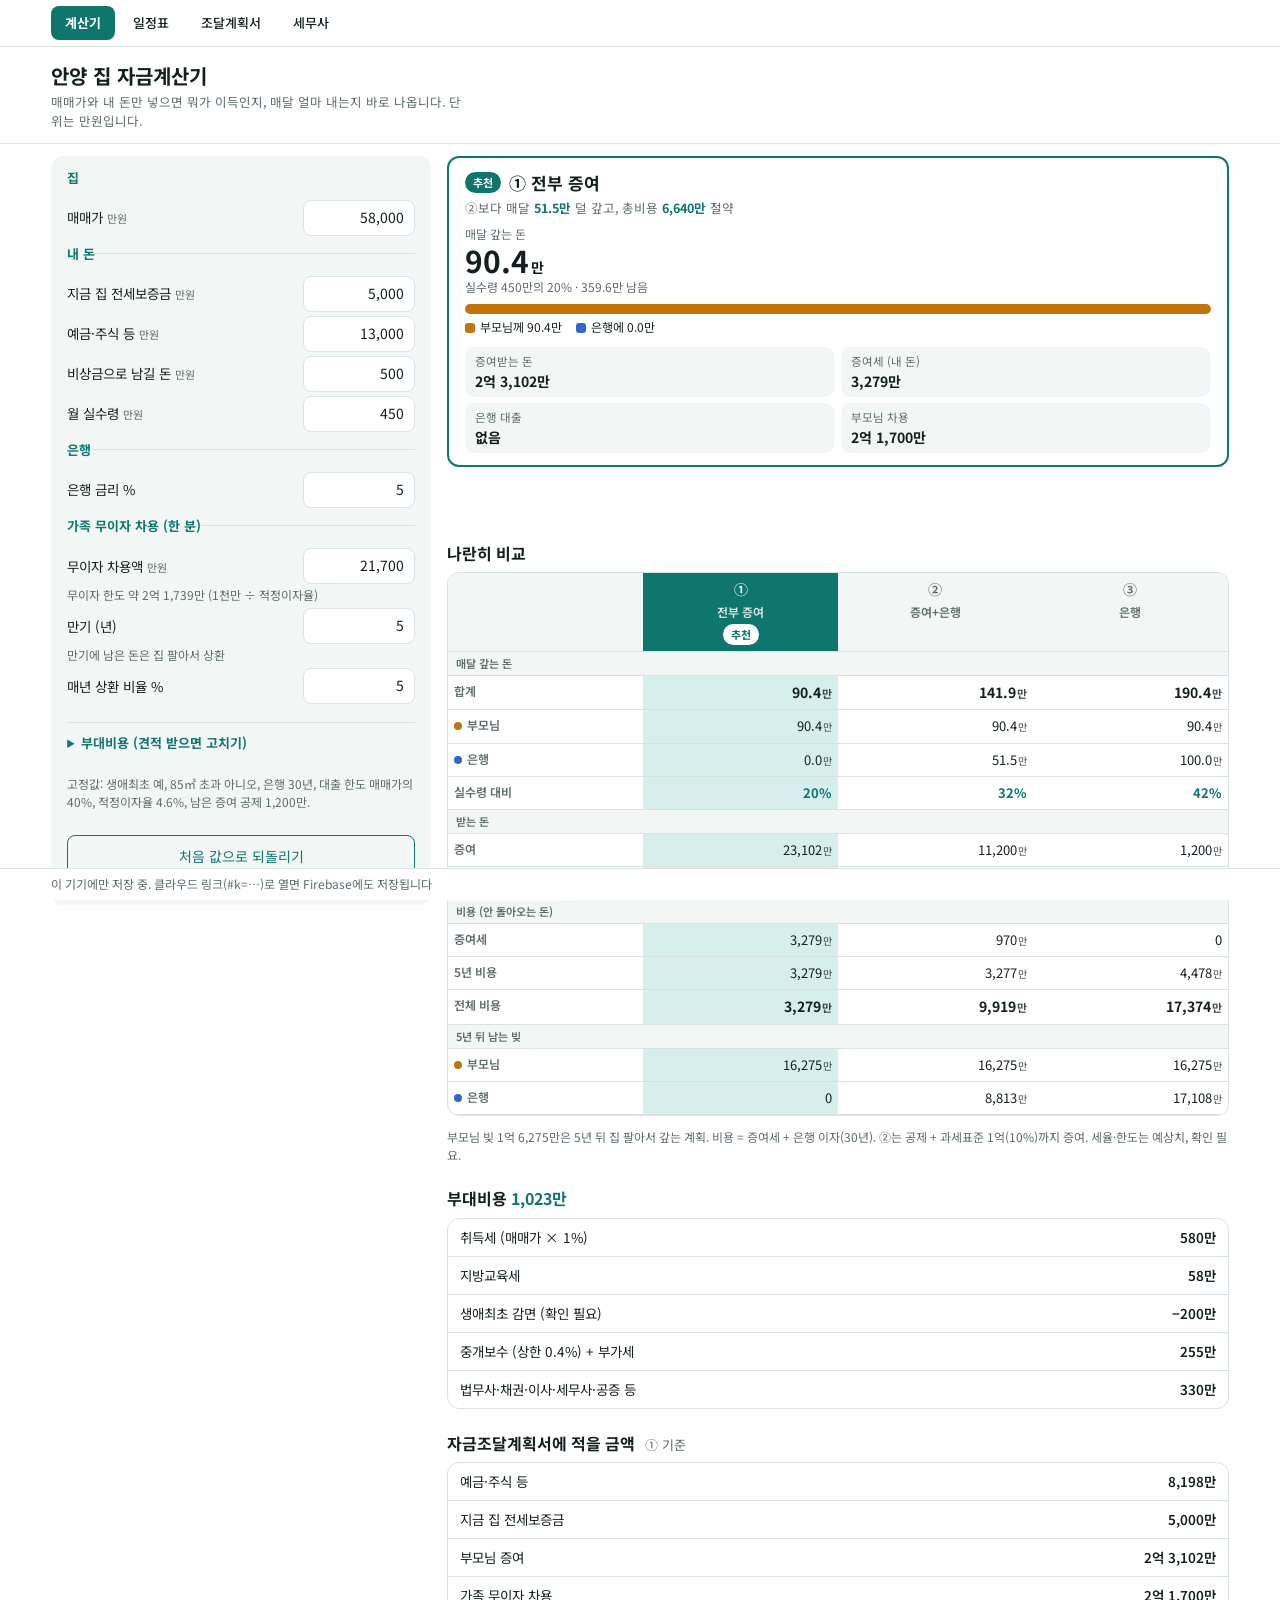
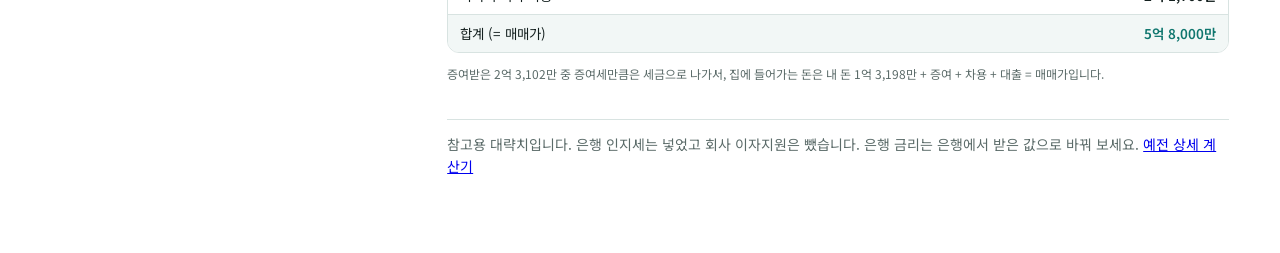
<file: index.html>
<!DOCTYPE html>
<html lang="ko">
<head>
<meta charset="utf-8">
<meta http-equiv="Cache-Control" content="no-cache">
<meta name="viewport" content="width=device-width,initial-scale=1,maximum-scale=1">
<meta name="theme-color" content="#ffffff" media="(prefers-color-scheme: light)">
<meta name="theme-color" content="#0c1615" media="(prefers-color-scheme: dark)">
<title>안양 집 자금계산기</title>
<link rel="preconnect" href="https://fonts.googleapis.com">
<link rel="preconnect" href="https://fonts.gstatic.com" crossorigin>
<link href="https://fonts.googleapis.com/css2?family=IBM+Plex+Mono:wght@400;600&family=IBM+Plex+Sans+KR:wght@400;600;700&display=swap" rel="stylesheet">
<style>
/* VOICE: calm, exact, like a bank's worksheet a careful person keeps.
   IDEA: a household ledger: inputs on the left, the ledger reconciles on the right.
   PICTURE: the four headline figures and the monthly salary bar, live.
   COLOUR and TYPE: white / deep night, one calm teal accent; Plex Sans KR + Plex Mono numbers.
   LAYOUT: 380px input panel, results column; one column under 900px. */
:root{color-scheme:light dark;
--bg:light-dark(#ffffff,#0c1615);--panel:light-dark(#f2f7f6,#122220);--ink:light-dark(#14201f,#e3eeec);--mute:light-dark(#5b6b69,#93a6a3);
--line:light-dark(#d8e3e1,#24403c);--ac:light-dark(#0f766e,#3cc2b3);--acs:light-dark(#d7efec,#173a36);
--ok:light-dark(#1d7a3e,#56c983);--okb:light-dark(#e3f4e8,#14301f);--warn:light-dark(#8a6200,#e6b84a);--warnb:light-dark(#fdf3d6,#33290f);
--bad:light-dark(#b42318,#f07a6e);--badb:light-dark(#fde6e3,#3a1714);
--c1:light-dark(#0f766e,#3cc2b3);--c2:light-dark(#7fb8b1,#2c7a71);--c3:light-dark(#e3ecea,#1c2f2c)}
:root[data-theme=light]{color-scheme:light}:root[data-theme=dark]{color-scheme:dark}
*{box-sizing:border-box;min-width:0}
body{margin:0;background:var(--bg);color:var(--ink);font:15px/1.55 "IBM Plex Sans KR",system-ui,sans-serif;overflow-x:clip}
.num,td.n,input[type=number],.big{font-family:"IBM Plex Mono",ui-monospace,monospace;font-variant-numeric:tabular-nums}
header{padding:28px max(4vw,16px) 18px;border-bottom:1px solid var(--line)}
h1{margin:0;font-size:clamp(24px,3.4vw,34px);line-height:1.1;text-wrap:balance}
header p{margin:8px 0 0;color:var(--mute);max-width:70ch}
.wrap{display:grid;grid-template-columns:380px minmax(0,1fr);gap:28px;padding:24px max(4vw,16px) 48px;max-width:1440px}
@media(max-width:900px){.wrap{grid-template-columns:minmax(0,1fr)}}
aside{background:var(--panel);border-radius:12px;padding:18px;align-self:start}
@media(min-width:901px){aside{position:sticky;top:76px;max-height:calc(100vh - 88px);overflow:auto}}
fieldset{border:0;border-top:1px solid var(--line);margin:0;padding:14px 0 10px}
fieldset:first-of-type{border-top:0;padding-top:0}
legend{font-weight:700;color:var(--ac);padding:0;margin-bottom:6px}
.f{display:grid;grid-template-columns:minmax(0,1fr) 128px;gap:4px 10px;align-items:center;margin:8px 0}
.f label{font-size:14px}.f small,.hint{grid-column:1/-1;color:var(--mute);font-size:13px;line-height:1.4}
input[type=number],select{width:100%;font-size:16px;padding:8px 10px;border:1px solid var(--line);border-radius:8px;background:var(--bg);color:var(--ink);text-align:right;min-height:40px}
input:disabled{opacity:.6}
select{text-align:left;font-family:inherit}
input:focus-visible,select:focus-visible,button:focus-visible{outline:2px solid var(--ac);outline-offset:2px}
.ck{display:flex;gap:8px;align-items:center;margin:6px 0;font-size:15px;min-height:32px}.ck input{width:20px;height:20px;accent-color:var(--ac)}
input[type=range]{width:100%;accent-color:var(--ac);height:28px}
.ticks{display:flex;justify-content:space-between;font-size:13px;color:var(--mute)}
.auto{grid-column:1/-1;background:var(--acs);border-radius:8px;padding:8px 10px;display:flex;justify-content:space-between;gap:8px;flex-wrap:wrap}
.auto b{font-family:"IBM Plex Mono",monospace}
.seg{display:grid;grid-template-columns:repeat(3,1fr);gap:4px;background:var(--bg);border:1px solid var(--line);border-radius:10px;padding:4px}
.seg button{margin:0;border:0;min-height:40px;color:var(--ink);padding:6px}.seg button[aria-pressed=true]{background:var(--ac);color:light-dark(#fff,#04201d);font-weight:700}
button{font:inherit;font-size:15px;padding:10px 14px;border-radius:8px;border:1px solid var(--ac);background:transparent;color:var(--ac);cursor:pointer;min-height:44px;width:100%;margin-top:10px}
main{display:grid;gap:30px;align-content:start}
section h2{font-size:19px;margin:0 0 10px;line-height:1.25}
.cards{display:grid;grid-template-columns:repeat(auto-fit,minmax(170px,1fr));gap:12px}
.card{border:1px solid var(--line);border-radius:10px;padding:12px 14px}
.card .l{font-size:14px;color:var(--mute)}.card .big{font-size:clamp(20px,2.3vw,26px);font-weight:600;line-height:1.2;margin:4px 0;white-space:nowrap}
.card .s{font-size:13px;color:var(--mute)}
.card.hi{background:var(--ac);border-color:var(--ac);color:#fff}.card.hi .l,.card.hi .s{color:#e6f7f5}
:root[data-theme=dark] .card.hi,.card.hi{color:light-dark(#fff,#04201d)}
.bar{display:flex;height:30px;border-radius:8px;overflow:hidden;margin:14px 0 6px;background:var(--c3)}
.bar div{height:100%}.leg{display:flex;gap:14px;flex-wrap:wrap;font-size:13px;color:var(--mute)}
.leg i{display:inline-block;width:10px;height:10px;border-radius:2px;margin-right:5px;vertical-align:-1px}
.warns{list-style:none;padding:0;margin:12px 0 0;display:grid;gap:6px}
.warns li{padding:8px 12px;border-radius:8px;font-size:14px;border-left:4px solid}
.g{background:var(--okb);border-color:var(--ok)!important;color:var(--ok)}.y{background:var(--warnb);border-color:var(--warn)!important;color:var(--warn)}.r{background:var(--badb);border-color:var(--bad)!important;color:var(--bad)}
.badge{display:inline-block;font-size:13px;font-weight:600;padding:2px 8px;border-radius:99px;white-space:nowrap;font-family:"IBM Plex Sans KR",sans-serif}
table{width:100%;border-collapse:collapse;font-size:14px}
.gt th{white-space:normal}
th,td{padding:8px 10px;border-bottom:1px solid var(--line);text-align:left;vertical-align:top}
th{font-size:13px;color:var(--mute);font-weight:600}
td.n,th.n{text-align:right;white-space:nowrap}
tr.tot td{font-weight:700;border-top:2px solid var(--ink);border-bottom:0}
tr.em td{background:var(--acs)}
.note{color:var(--mute);font-size:14px;margin:8px 0 0}
.sent{font-size:16px;line-height:1.6;max-width:70ch}.sent b{font-family:"IBM Plex Mono",monospace;color:var(--ac)}
footer{color:var(--mute);font-size:14px;border-top:1px solid var(--line);padding-top:14px}
pre,.scroll{overflow-x:auto}
nav.top{position:sticky;top:0;z-index:10;background:var(--bg);display:flex;gap:4px;padding:8px max(4vw,16px);border-bottom:1px solid var(--line);flex-wrap:wrap}nav.top a{padding:10px 12px;font-size:15px;border-radius:8px;color:var(--ink);text-decoration:none;font-weight:600;min-height:44px}nav.top a[aria-current=page]{background:var(--ac);color:light-dark(#fff,#04201d)}nav.top a:not([aria-current]):hover{background:var(--acs)}
@media(max-width:600px){table{font-size:13px}}
@media(max-width:900px){.stack thead{display:none}.stack tr{display:grid;padding-block:10px;border-bottom:1px solid var(--line)}.stack td{display:flow-root;border:0;padding:3px 0;padding-inline-start:8em;text-align:start}.stack td.n{text-align:right}.stack td::before{content:attr(data-l);float:inline-start;width:7.5em;margin-inline-start:-8em;white-space:normal;color:var(--mute);text-align:left}.stack td:empty{display:none}}
</style>
<script>new MutationObserver(()=>{for(const c of document.querySelectorAll('.stack td:not([data-l])')){let i=0,p=c;while(p=p.previousElementSibling)i+=p.colSpan;c.dataset.l=c.closest('table').rows[0].cells[i]?.textContent||''}}).observe(document,{childList:true,subtree:true})</script>
<style>
details.set{border-top:1px solid var(--line);margin-top:10px;padding-top:10px}details.set summary{font-weight:700;color:var(--ac);cursor:pointer;min-height:36px}
.hero{border:2px solid var(--ac);border-radius:12px;padding:16px 18px;margin-bottom:22px}.hero .big{font-size:clamp(26px,4vw,34px);font-weight:600}
.hero h2{margin:0 0 6px;font-size:15px;color:var(--mute)}.hero p{margin:6px 0;line-height:1.6}

main section+section,main #out>section:first-child{margin-top:36px}
main section h2{margin:0 0 12px}.hv{color:var(--ac);font-family:"IBM Plex Mono",monospace}
.note{margin:12px 0 0;line-height:1.55}
.list{list-style:none;margin:0;padding:0;border:1px solid var(--line);border-radius:12px;overflow:hidden}
.list li{display:flex;justify-content:space-between;align-items:baseline;gap:12px;padding:12px 14px;border-top:1px solid var(--line);font-size:15px}.list li:first-child{border-top:0}
.list li span{min-width:0}.list li b{font:600 15px "IBM Plex Mono",monospace;white-space:nowrap}.list li.tot{background:var(--panel)}.list li.tot b{color:var(--ac)}
.cmp3 u{text-decoration:none;font-size:.78em;font-family:"IBM Plex Sans KR",sans-serif;margin-left:1px;opacity:.8}
footer{margin-top:36px}
.tag{display:inline-block;background:var(--ac);color:light-dark(#fff,#04201d);font-weight:700;font-size:13px;padding:3px 10px;border-radius:99px}.tag.sm{font-size:11px;padding:1px 7px}
.u{font-size:12px;color:var(--mute);font-weight:400}aside legend{margin-bottom:2px}
:root{--fam:light-dark(#c2740c,#f0b35a);--bank:light-dark(#2f66c9,#7fa8ff)}
.f{grid-template-columns:minmax(0,1fr) 140px;margin:6px 0}.f label{font-size:15px}
input[type=number]{min-height:46px;font-size:17px;font-weight:600}
aside fieldset{padding:10px 0 6px}
.hero2{border-radius:16px;padding:16px;border:2px solid var(--ac);background:var(--bg)}
.htop{display:flex;align-items:center;gap:8px;flex-wrap:wrap}.hname{font-size:22px;font-weight:700}
.why{margin:6px 0 12px;font-size:14px;color:var(--mute)}.why b{color:var(--ac);font-family:"IBM Plex Mono",monospace}
.pay{display:grid}.pay span{font-size:13px;color:var(--mute)}.pay b{font:600 44px/1.1 "IBM Plex Mono",monospace;color:var(--ink)}.pay b small{font-size:18px;margin-left:2px}.pay em{font-style:normal;font-size:13px;color:var(--mute)}
.sbar{display:flex;height:14px;border-radius:99px;overflow:hidden;background:var(--line);margin:12px 0 6px}.sbar i{display:block;height:100%}
.cf{background:var(--fam)}.cb{background:var(--bank)}
.legend{display:flex;gap:14px;flex-wrap:wrap;font-size:13px}.legend i{display:inline-block;width:10px;height:10px;border-radius:3px;margin-right:5px;vertical-align:-1px}
.kv{display:grid;grid-template-columns:1fr 1fr;gap:8px;margin-top:14px}.kv div{background:var(--panel);border-radius:10px;padding:8px 10px;display:grid}.kv span{font-size:12px;color:var(--mute)}.kv b{font:600 16px "IBM Plex Mono",monospace}
.warnbox{border:1px solid light-dark(#e0a33a,#a87a2a);background:light-dark(#fff8eb,#2a2210);border-radius:10px;padding:10px 12px;font-size:14px;line-height:1.5;margin:12px 0 0}
.unit{font-size:13px;color:var(--mute);font-weight:400;margin-left:6px}
.cmpwrap{border:1px solid var(--line);border-radius:12px;overflow:hidden}
.cmp3{width:100%;border-collapse:collapse;table-layout:fixed;font-size:14px}.cmp3 th,.cmp3 td{padding:8px 6px;border-bottom:1px solid var(--line)}
.cmp3 thead th{font-size:16px;text-align:center;vertical-align:top;background:var(--panel)}.cmp3 thead small{font-size:11px;color:var(--mute);font-weight:600}
.cmp3 tbody th{text-align:left;font-weight:600;font-size:13px;width:31%}.cmp3 td.n{text-align:right;font-family:"IBM Plex Mono",monospace;font-size:14px}
.cmp3 .w{background:var(--acs)}.cmp3 thead th.w{background:var(--ac);color:light-dark(#fff,#04201d)}.cmp3 thead th.w small{color:inherit;opacity:.85}.cmp3 thead th.w .tag{background:light-dark(#fff,#04201d);color:var(--ac)}
.cmp3 tr.grp th{background:var(--panel);font-size:12px;color:var(--mute);padding:5px 8px}.cmp3 tr.big td{font-weight:700;font-size:15px}
.dot{display:inline-block;width:8px;height:8px;border-radius:50%;margin-right:5px}.pct{font-weight:700;background:none!important;padding:0}.pct.g{color:var(--ac)}.pct.y{color:light-dark(#b26b00,#f0b35a)}.pct.r,small.r{color:#d9534f}
@media(max-width:380px){.cmp3{font-size:12px}.cmp3 td.n{font-size:12.5px}.pay b{font-size:38px}}
</style>
<link rel="stylesheet" href="common.css?v=202611270733">
</head>
<body>
<nav class="top"><a href="./" aria-current="page">계산기</a><a href="schedule.html">일정표</a><a href="fund.html">조달계획서</a><a href="taxpro.html">세무사</a></nav>
<header>
<h1>안양 집 자금계산기</h1>
<p>매매가와 내 돈만 넣으면 뭐가 이득인지, 매달 얼마 내는지 바로 나옵니다. 단위는 만원입니다.</p>
</header>
<div class="wrap">
<aside>
<form id="form" onsubmit="return false">
<fieldset><legend>집</legend>
<div class="f"><label for="price">매매가 <span class="u">만원</span></label><input type="text" inputmode="decimal" autocomplete="off" id="price" step="100"></div>
</fieldset>
<fieldset><legend>내 돈</legend>
<div class="f"><label for="jeonse">지금 집 전세보증금 <span class="u">만원</span></label><input type="text" inputmode="decimal" autocomplete="off" id="jeonse" step="100"></div>
<div class="f"><label for="cash">예금·주식 등 <span class="u">만원</span></label><input type="text" inputmode="decimal" autocomplete="off" id="cash" step="100"></div>
<div class="f"><label for="reserve">비상금으로 남길 돈 <span class="u">만원</span></label><input type="text" inputmode="decimal" autocomplete="off" id="reserve" step="100"></div>
<div class="f"><label for="income">월 실수령 <span class="u">만원</span></label><input type="text" inputmode="decimal" autocomplete="off" id="income" step="10"></div>
</fieldset>
<fieldset><legend>은행</legend>
<div class="f"><label for="rate">은행 금리 %</label><input type="text" inputmode="decimal" autocomplete="off" id="rate" step="0.1"></div>
</fieldset>
<fieldset><legend>가족 무이자 차용 (한 분)</legend>
<div class="f"><label for="fsFree">무이자 차용액 <span class="u">만원</span></label><input type="text" inputmode="decimal" autocomplete="off" id="fsFree" step="100"><small id="limD"></small></div>
<div class="f"><label for="fsTerm">만기 (년)</label><input type="text" inputmode="decimal" autocomplete="off" id="fsTerm" step="1"><small>만기에 남은 돈은 집 팔아서 상환</small></div>
<div class="f"><label for="fsRepay">매년 상환 비율 %</label><input type="text" inputmode="decimal" autocomplete="off" id="fsRepay" step="0.5"></div>
</fieldset>
<details class="set"><summary>부대비용 (견적 받으면 고치기)</summary>
<div class="f"><label for="lawyer">법무사·등기 <span class="u">만원</span></label><input type="text" inputmode="decimal" autocomplete="off" id="lawyer"></div>
<div class="f"><label for="bond">국민주택채권 할인 <span class="u">만원</span></label><input type="text" inputmode="decimal" autocomplete="off" id="bond"></div>
<div class="f"><label for="move">이사비 <span class="u">만원</span></label><input type="text" inputmode="decimal" autocomplete="off" id="move"></div>
<div class="f"><label for="taxpro">세무사 <span class="u">만원</span></label><input type="text" inputmode="decimal" autocomplete="off" id="taxpro"><small>모담 견적 33 (조달계획서 포함)</small></div>
<div class="f"><label for="notary">차용증 확정일자·공증 <span class="u">만원</span></label><input type="text" inputmode="decimal" autocomplete="off" id="notary"></div>
<div class="f"><label for="floor">도배·바닥 <span class="u">만원</span></label><input type="text" inputmode="decimal" autocomplete="off" id="floor"></div>
<div class="f"><label for="appl">가전·가구 <span class="u">만원</span></label><input type="text" inputmode="decimal" autocomplete="off" id="appl"></div>
<p class="hint">취득세·중개보수·은행 인지세는 자동 계산합니다.</p>
</details>
<p class="hint">고정값: 생애최초 예, 85㎡ 초과 아니오, 은행 30년, 대출 한도 매매가의 40%, 적정이자율 4.6%, 남은 증여 공제 1,200만.</p>
<p><button type="button" id="reset">처음 값으로 되돌리기</button></p>
</form>
</aside>
<main><div id="hero" style="margin-bottom:22px"></div><div id="out"></div></main>
</div>
<script>
{
const DEF={price:58000,jeonse:5000,cash:13000,reserve:500,income:450,rate:5.0,fsFree:21700,fsTerm:5,fsRepay:5,lawyer:100,bond:40,move:150,taxpro:30,notary:10,floor:0,appl:0};
const FIX={first:true,over85:false,years:30,ltv:40,fsMkt:4.6,giftDed:1200},KEY='anyang-home-calc-v1',TK=KEY+'-t',ids=Object.keys(DEF),$=id=>document.getElementById(id);
function pmt(P,r,y){const n=Math.round(y*12),i=r/1200;if(P<=0||n<=0)return 0;return i===0?P/n:P*i/(1-Math.pow(1+i,-n))}
function cumInt(P,r,y,m){const n=Math.round(y*12),i=r/1200,M=pmt(P,r,y);let b=P,s=0;for(let k=0;k<Math.min(m,n);k++){const it=b*i;s+=it;b-=M-it}return s}
function bal(P,r,y,m){const i=r/1200,M=pmt(P,r,y);let b=P;for(let k=0;k<m;k++)b-=M-b*i;return Math.max(0,b)}
function giftTax(a,d){const t=Math.max(0,a-d);let x;if(t<=10000)x=t*.1;else if(t<=50000)x=t*.2-1000;else if(t<=100000)x=t*.3-6000;else if(t<=300000)x=t*.4-16000;else x=t*.5-46000;return Math.max(0,x)*0.97}
function acqRate(p){if(p<=60000)return 1;if(p<=90000)return Math.round((p/10000*2/3-3)*100)/100;return 3}
function stampTax(l){return l<=5000?0:l<=10000?3.5:l<=100000?7.5:17.5}
function fmt(v,d=0){const x=Math.abs(v)<0.5*Math.pow(10,-d)?0:v;return x.toLocaleString('ko-KR',{minimumFractionDigits:d,maximumFractionDigits:d})}
const fmtM=v=>fmt(v,1);
function fmtE(v){const neg=v<0,a=Math.round(Math.abs(v));let s;if(a>=10000){const e=Math.floor(a/10000),r=a%10000;s=e+'억'+(r?' '+r.toLocaleString('ko-KR')+'만':'')}else s=a.toLocaleString('ko-KR')+'만';return(neg?'−':'')+s}
const B=(c,t)=>`<span class="badge ${c}">${t}</span>`;
function load(s){if(!s){s={};try{s=JSON.parse(localStorage.getItem(KEY)||'{}')||{}}catch(e){}}for(const k of ids){const v=k in s?s[k]:DEF[k],el=$(k);if(el.type==='checkbox')el.checked=!!v;else el.value=typeof v==='number'?v.toLocaleString('ko-KR',{maximumFractionDigits:2}):v}}
function read(){const I=Object.assign({},FIX);for(const k of ids){const el=$(k);I[k]=el.type==='checkbox'?el.checked:(parseFloat(String(el.value).replace(/[^0-9.\-]/g,''))||0)}return I}
function save(I){let o={};try{o=JSON.parse(localStorage.getItem(KEY)||'{}')||{}}catch(e){}for(const k of ids)o[k]=I[k];try{localStorage.setItem(KEY,JSON.stringify(o))}catch(e){}}
const touch=()=>{try{localStorage.setItem(TK,Date.now())}catch(e){}if(window.CPush)CPush()};
window.CALC={get:()=>{let o={};try{o=JSON.parse(localStorage.getItem(KEY)||'{}')||{}}catch(e){}return{s:JSON.stringify(Object.assign(o,read())),t:+(localStorage.getItem(TK)||0)}},apply(o){try{localStorage.setItem(KEY,o.s);localStorage.setItem(TK,o.t)}catch(e){}load();render()}};
function calc(I){
 const R={};R.acqRate=acqRate(I.price);R.acq=I.price*R.acqRate/100;R.edu=R.acq*.1;R.agri=I.over85?I.price*.002:0;
 R.relief=(I.first&&I.price<=120000)?-Math.min(200,R.acq):0;R.brokerRate=I.price<90000?.4:.5;R.broker=I.price*R.brokerRate/100;R.vat=R.broker*.1;
 R.direct=I.lawyer+I.bond+I.move+I.taxpro+I.notary+I.floor+I.appl;
 R.costs=R.acq+R.edu+R.agri+R.relief+R.broker+R.vat+R.direct;
 R.own0=I.jeonse+I.cash-R.costs-I.reserve;R.free=Math.min(Math.max(0,I.fsFree),I.price);R.need=I.price-R.free;
 R.lim=1000/(Math.max(0.01,I.fsMkt)/100);R.limit=I.price*I.ltv/100;
 const RP=I.fsRepay,famM=R.free*RP/1200,N=Math.round(I.fsTerm*12),ball=Math.max(0,R.free*(1-RP*I.fsTerm/100));R.famM=famM;R.ball=ball;R.N=N;
 const plan=(k,name,gCap)=>{let G=0,bank=0,T=0,st=0;
  for(let i=0;i<80;i++){T=giftTax(G,I.giftDed);const gap=R.need-(R.own0-T-st);const g=Math.max(0,Math.min(gCap,gap));bank=Math.max(0,gap-g);st=stampTax(bank);if(Math.abs(g-G)<0.01&&i>2){G=g;break}G=g}
  T=giftTax(G,I.giftDed);const m=famM+pmt(bank,I.rate,I.years),i5=cumInt(bank,I.rate,I.years,N),iAll=cumInt(bank,I.rate,I.years,1e9);
  const put=Math.max(0,R.own0-T-st);
  return{k,name,G,T,bank,st,m,c5:T+i5,cAll:T+iAll,left5:bal(bank,I.rate,I.years,N),pct:m/Math.max(I.income,1e-9)*100,rest:I.income-m,put,over:bank>R.limit+0.5}};
 R.p=[plan('①','전부 증여',1e12),plan('②','증여 10% 구간까지 + 은행',I.giftDed+10000),plan('③','은행 대출',I.giftDed)];
 R.best=[...R.p].sort((a,b)=>(a.over-b.over)||(a.cAll-b.cAll)||(a.m-b.m))[0];
 return R}
function render(){
 const I=read();save(I);const R=calc(I),b=R.best,y=I.fsTerm;
 $('limD').textContent='무이자 한도 약 '+fmtE(R.lim)+' (1천만 ÷ 적정이자율)'+'';
 const lv=p=>p<=50?'g':p<=60?'y':'r';
 const p2=R.p[1],close=Math.abs(p2.c5-R.p[0].c5)<Math.max(200,R.p[0].c5*0.05);
 const T=b.T>0.5?`증여세 <b>${fmt(b.T)}만</b>은 내 돈에서 내고`:'증여세 없이';
 const others=R.p.filter(p=>p!==b),alt=others.filter(p=>!p.over).sort((x,z)=>x.cAll-z.cAll)[0]||others[0];
 for(const p of R.p){p.mF=R.famM;p.mB=p.m-R.famM}
 const why=alt?[alt.m-b.m>0.5?`매달 <b>${fmtM(alt.m-b.m)}만</b> 덜 갚고`:'',alt.cAll-b.cAll>0.5?`총비용 <b>${fmtE(alt.cAll-b.cAll)}</b> 절약`:''].filter(Boolean):[];
 const cap=R.famM*100,capBad=R.free>cap+0.5;
 const seg=(f,bk)=>{const t=Math.max(f+bk,1e-9);return `<div class="sbar"><i class="cf" style="width:${(f/t*100).toFixed(1)}%"></i><i class="cb" style="width:${(bk/t*100).toFixed(1)}%"></i></div>`};
 $('hero').innerHTML=`${I.fsFree>R.lim+0.5?`<p class="warnbox">${B('r','무이자 한도 초과')} 차용 ${fmtE(I.fsFree)} > 한도 ${fmtE(R.lim)}. 이자 혜택에 증여세가 나올 수 있어요 (확인 필요).</p>`:''}
<section class="hero2">
<div class="htop"><span class="tag">추천</span><span class="hname">${b.k} ${b.name}</span></div>
${alt&&why.length?`<p class="why">${alt.k}보다 ${why.join(', ')}</p>`:''}
<div class="pay"><span>매달 갚는 돈</span><b>${fmtM(b.m)}<small>만</small></b><em>실수령 ${I.income}만의 ${b.pct.toFixed(0)}% · ${fmtM(b.rest)}만 남음</em></div>
${seg(b.mF,b.mB)}
<div class="legend"><span><i class="cf"></i>부모님께 ${fmtM(b.mF)}만</span><span><i class="cb"></i>은행에 ${fmtM(b.mB)}만</span></div>
<div class="kv"><div><span>증여받는 돈</span><b>${fmtE(b.G)}</b></div><div><span>증여세 (내 돈)</span><b>${fmtE(b.T)}</b></div><div><span>은행 대출</span><b>${b.bank>0.5?fmtE(b.bank):'없음'}</b></div><div><span>부모님 차용</span><b>${fmtE(R.free)}</b></div></div>

</section>`;
 const cols=R.p,cell=(f,cls='')=>cols.map(p=>`<td class="n${p===b?' w':''}${cls}">${f(p)}</td>`).join('');
 const n=v=>v>0.5?fmt(v)+'<u>만</u>':'0';
 $('out').innerHTML=`<section><h2>나란히 비교</h2>
<div class="cmpwrap"><table class="cmp3"><thead><tr><th></th>${cols.map(p=>`<th class="${p===b?'w':''}">${p.k}<br><small>${p.k==='①'?'전부 증여':p.k==='②'?'증여+은행':'은행'}</small>${p===b?'<br><span class="tag sm">추천</span>':''}</th>`).join('')}</tr></thead><tbody>
<tr class="grp"><th colspan="4">매달 갚는 돈</th></tr>
<tr class="big"><th>합계</th>${cell(p=>fmtM(p.m)+'<u>만</u>')}</tr>
<tr><th><i class="dot cf"></i>부모님</th>${cell(p=>fmtM(p.mF)+'<u>만</u>')}</tr>
<tr><th><i class="dot cb"></i>은행</th>${cell(p=>fmtM(p.mB)+'<u>만</u>')}</tr>
<tr><th>실수령 대비</th>${cell(p=>`<span class="pct ${p.pct<=50?'g':p.pct<=60?'y':'r'}">${p.pct.toFixed(0)}%</span>`)}</tr>
<tr class="grp"><th colspan="4">받는 돈</th></tr>
<tr><th>증여</th>${cell(p=>n(p.G))}</tr>
<tr><th><i class="dot cb"></i>은행 대출</th>${cell(p=>n(p.bank)+(p.over?'<br><small class="r">한도 초과</small>':''))}</tr>
<tr class="grp"><th colspan="4">비용 (안 돌아오는 돈)</th></tr>
<tr><th>증여세</th>${cell(p=>n(p.T))}</tr>
<tr><th>${y}년 비용</th>${cell(p=>n(p.c5))}</tr>
<tr class="big"><th>전체 비용</th>${cell(p=>n(p.cAll))}</tr>
<tr class="grp"><th colspan="4">${y}년 뒤 남는 빚</th></tr>
<tr><th><i class="dot cf"></i>부모님</th>${cell(p=>n(R.ball))}</tr>
<tr><th><i class="dot cb"></i>은행</th>${cell(p=>n(p.left5))}</tr>
</tbody></table></div>
<p class="note">부모님 빚 ${fmtE(R.ball)}은 ${y}년 뒤 집 팔아서 갚는 계획. 비용 = 증여세 + 은행 이자(${I.years}년). ②는 공제 + 과세표준 1억(10%)까지 증여. 세율·한도는 예상치, 확인 필요.</p>
</section>
<section><h2>부대비용 <span class="hv">${fmtE(R.costs)}</span></h2>
<ul class="list">
${[['취득세 (매매가 × '+R.acqRate+'%)',R.acq],['지방교육세',R.edu],...(R.agri?[['농어촌특별세',R.agri]]:[]),...(R.relief?[['생애최초 감면 (확인 필요)',R.relief]]:[]),['중개보수 (상한 '+R.brokerRate+'%) + 부가세',R.broker+R.vat],['법무사·채권·이사·세무사·공증 등',R.direct]].map(r=>`<li><span>${r[0]}</span><b>${fmtE(r[1])}</b></li>`).join('')}
</ul></section>
<section><h2>자금조달계획서에 적을 금액 <span class="unit">${b.k} 기준</span></h2>
<ul class="list">
${[['예금·주식 등',Math.max(0,b.put-Math.min(I.jeonse,b.put))],['지금 집 전세보증금',Math.min(I.jeonse,b.put)],['부모님 증여',b.G-b.T>0?b.G:0],['주택담보대출',b.bank],['가족 무이자 차용',R.free]].filter(r=>r[1]>0.5).map(r=>`<li><span>${r[0]}</span><b>${fmtE(r[1])}</b></li>`).join('')}<li class="tot"><span>합계 (= 매매가)</span><b>${fmtE(I.price)}</b></li>
</ul>
<p class="note">증여받은 ${fmtE(b.G)} 중 증여세만큼은 세금으로 나가서, 집에 들어가는 돈은 내 돈 ${fmtE(b.put)} + 증여 + 차용 + 대출 = 매매가입니다.</p></section>
<footer>참고용 대략치입니다. 은행 인지세는 넣었고 회사 이자지원은 뺐습니다. 은행 금리는 은행에서 받은 값으로 바꿔 보세요. <a href="old.html">예전 상세 계산기</a></footer>`}
load();render();
$('form').addEventListener('input',()=>{render();touch()});
$('form').addEventListener('change',e=>{const t=e.target;if(t.inputMode==='decimal'){const v=parseFloat(String(t.value).replace(/[^0-9.\-]/g,''));if(!isNaN(v))t.value=v.toLocaleString('ko-KR',{maximumFractionDigits:2})}render();touch()});
$('reset').addEventListener('click',()=>{load(DEF);render();touch()});
}
</script>
<div id="csync" style="position:fixed;left:0;right:0;bottom:0;z-index:20;padding:6px max(4vw,16px) calc(6px + env(safe-area-inset-bottom));background:var(--bg);border-top:1px solid var(--line);font-size:13px;color:var(--mute)">불러오는 중…</div>
<style>body{padding-bottom:52px}#csync[data-s=ok]{color:var(--ac)!important}#csync[data-s=bad]{color:#d9534f!important}</style>
<script type="module">
const V='https://www.gstatic.com/firebasejs/11.10.0/',KK='anyang-taxpro-pad',st=document.getElementById('csync');
const say=(t,c)=>{st.textContent=t;st.dataset.s=c||''},hm=()=>new Date().toLocaleTimeString('ko-KR',{hour:'2-digit',minute:'2-digit'});
let key=(location.hash.match(/k=([0-9a-f]{32,})/)||[])[1];
try{if(key)localStorage.setItem(KK,key);else key=localStorage.getItem(KK)}catch(x){}
if(!key)say('이 기기에만 저장 중. 클라우드 링크(#k=…)로 열면 Firebase에도 저장됩니다');
else try{
 if(!location.hash.includes(key))history.replaceState(null,'','#k='+key);
 const [{initializeApp},F]=await Promise.all([import(V+'firebase-app.js'),import(V+'firebase-firestore.js')]);
 const app=initializeApp({apiKey:"AIzaSyBrs4EjzSSICFxlWgazb_zyahEjiaVsRGg",authDomain:"house-plan-f67a7.firebaseapp.com",projectId:"house-plan-f67a7",storageBucket:"house-plan-f67a7.firebasestorage.app",messagingSenderId:"897737312298",appId:"1:897737312298:web:9d024c9495f10699465b53"});
 const ref=F.doc(F.getFirestore(app),'pads',key+'c');let timer=null,busy=0;
 const err=e=>say('클라우드 저장 실패, 이 기기에는 저장됨 ('+(e&&e.code||e)+')','bad');
 async function push(){clearTimeout(timer);busy++;say('저장 중…');try{await F.setDoc(ref,window.CALC.get());if(!--busy)say('저장됨 '+hm()+' · 클라우드','ok')}catch(e){busy--;err(e)}}
 window.CPush=()=>{say(navigator.onLine?'저장 중…':'인터넷 끊김, 이 기기에만 저장됨');clearTimeout(timer);timer=setTimeout(push,700)};
 addEventListener('online',()=>push());
 say('클라우드 불러오는 중…');
 const d=await F.getDoc(ref),L=window.CALC.get();
 if(d.exists()&&(d.data().t||0)>L.t){window.CALC.apply(d.data());say('클라우드에서 불러옴 '+hm(),'ok')}
 else await push();
 F.onSnapshot(ref,x=>{if(x.metadata.hasPendingWrites||!x.exists())return;if((x.data().t||0)>window.CALC.get().t){window.CALC.apply(x.data());say('다른 기기 값 반영 '+hm(),'ok')}},()=>{});
}catch(e){say('클라우드 연결 실패 (인터넷 확인). 이 기기에는 저장됩니다','bad')}
</script>
</body>

</html>
</file>
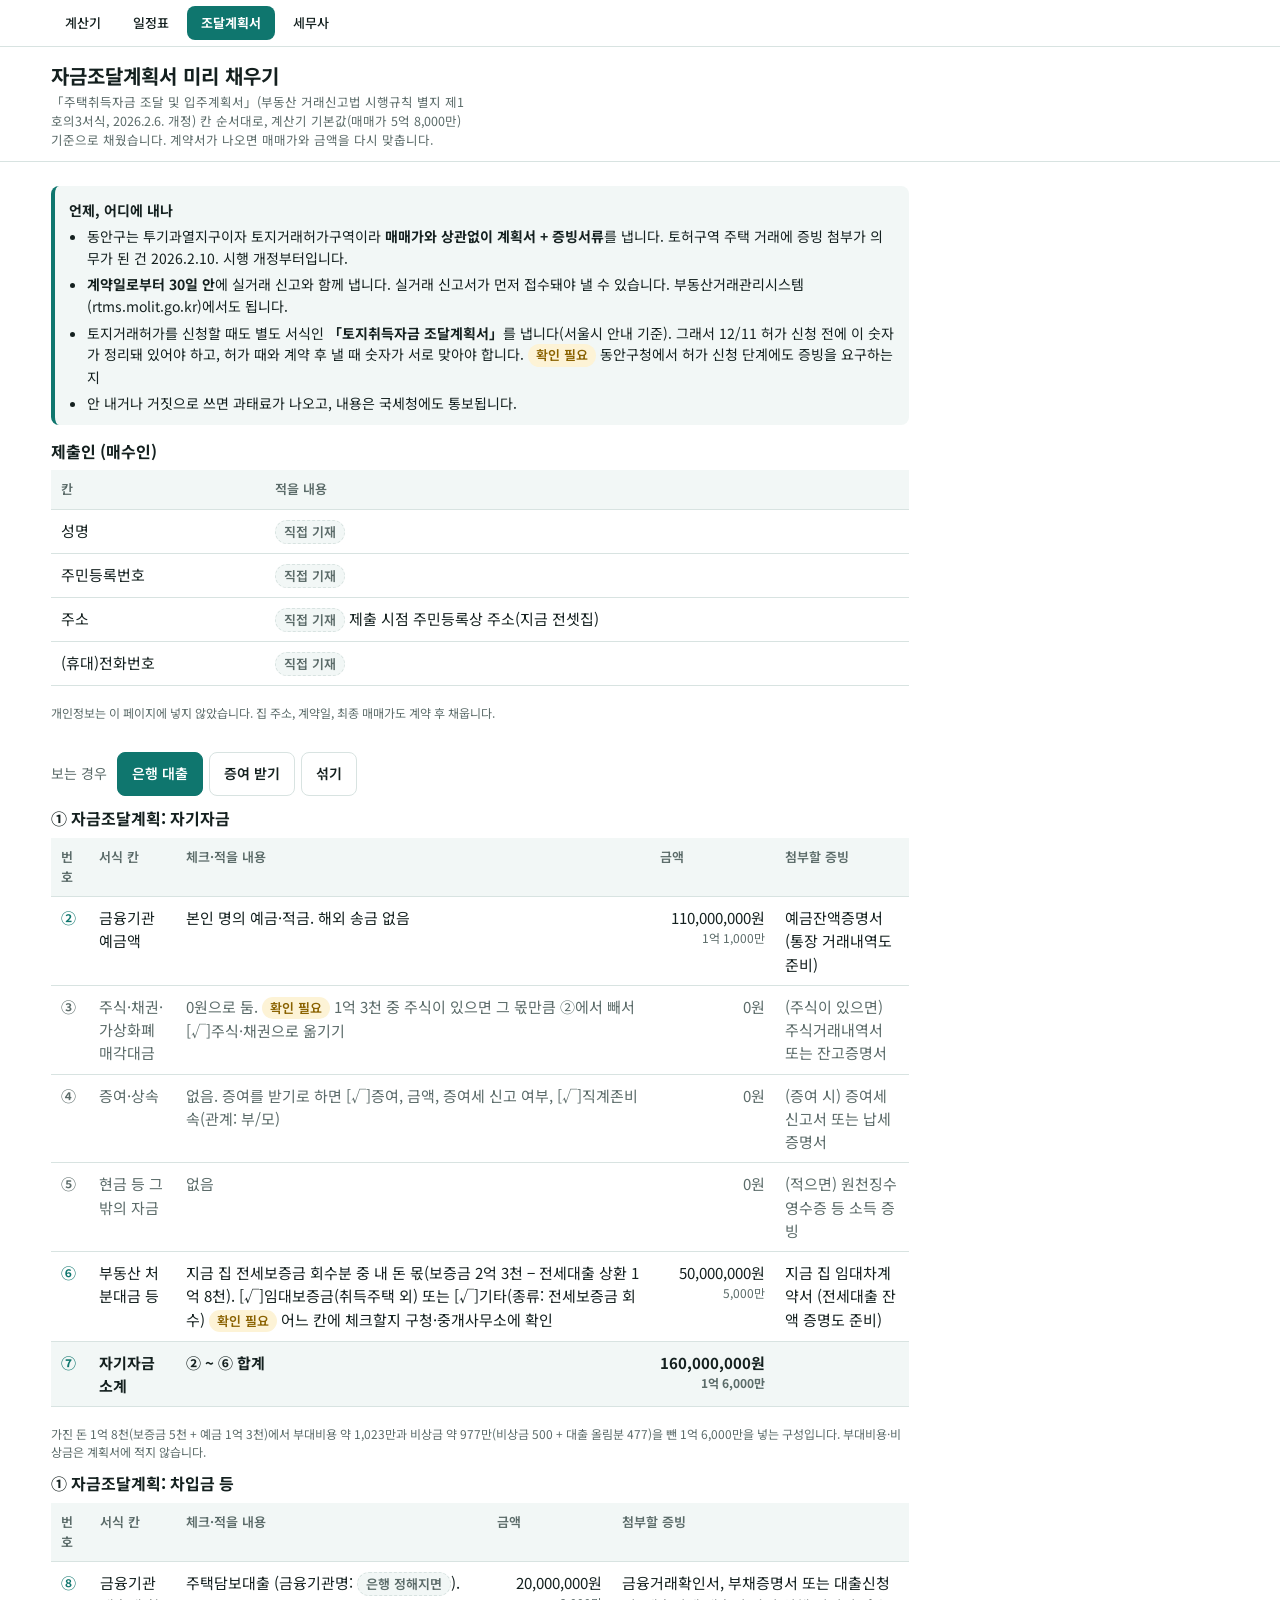
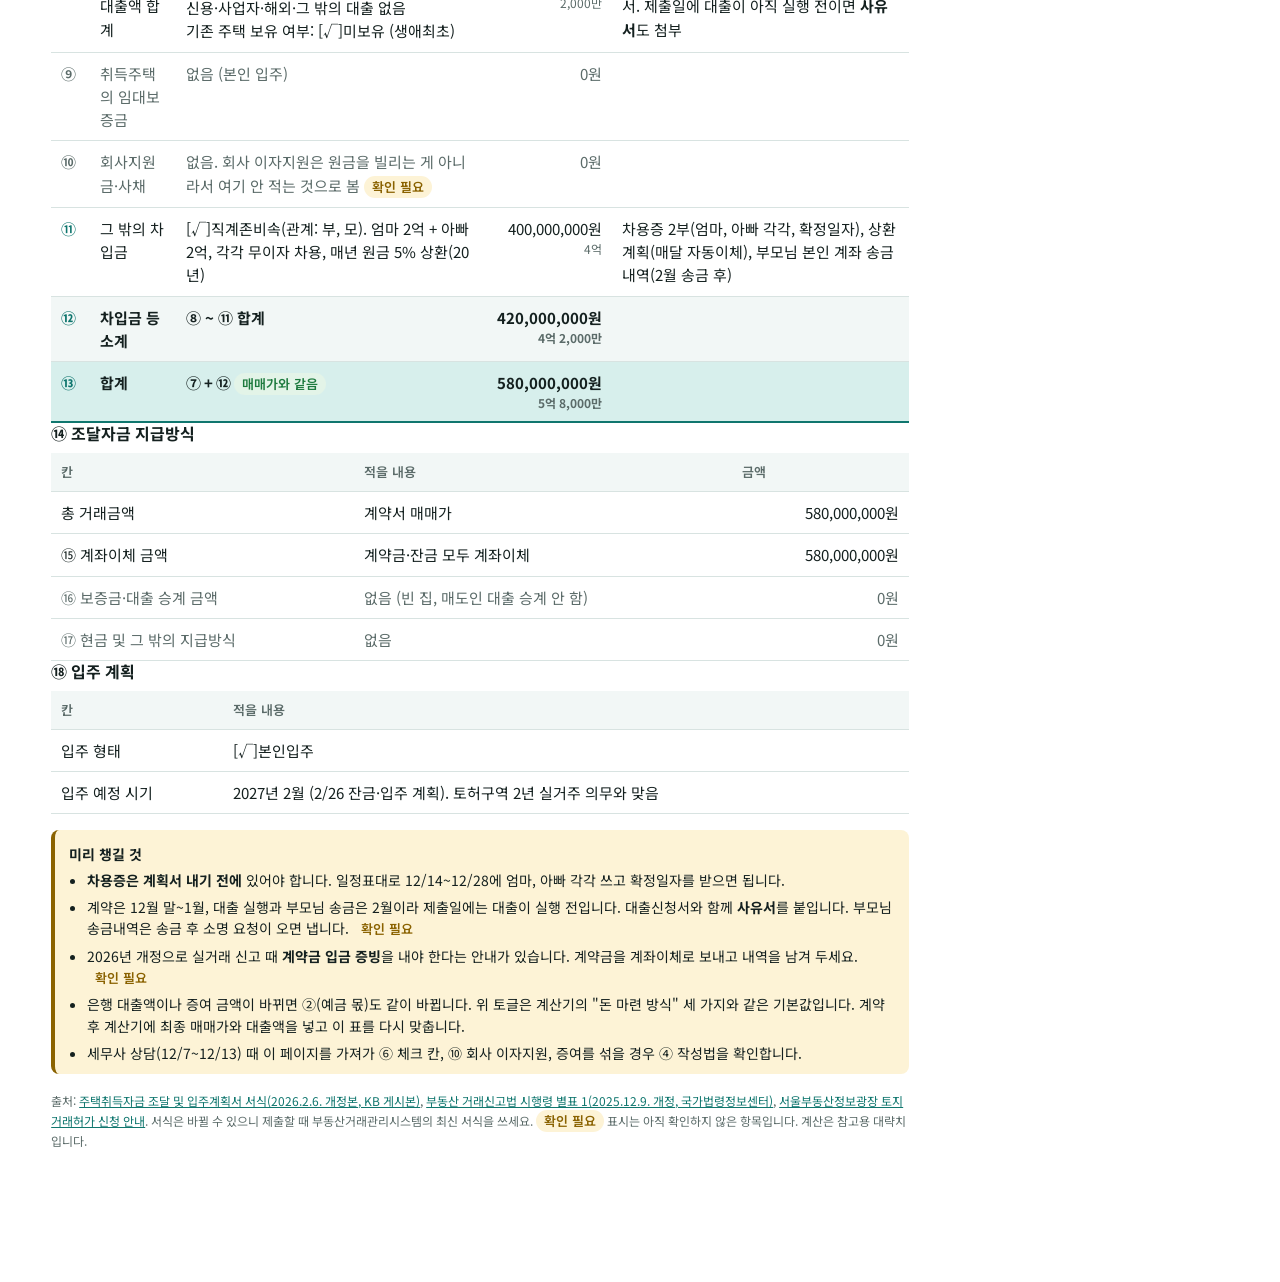
<file: fund.html>
<!DOCTYPE html>
<html lang="ko">
<head>
<meta charset="utf-8">
<meta http-equiv="Cache-Control" content="no-cache">
<meta name="viewport" content="width=device-width,initial-scale=1,maximum-scale=1">
<meta name="theme-color" content="#ffffff" media="(prefers-color-scheme: light)">
<meta name="theme-color" content="#0c1615" media="(prefers-color-scheme: dark)">
<title>안양 집 자금조달계획서</title>
<link rel="preconnect" href="https://fonts.googleapis.com">
<link rel="preconnect" href="https://fonts.gstatic.com" crossorigin>
<link href="https://fonts.googleapis.com/css2?family=IBM+Plex+Mono:wght@400;600&family=IBM+Plex+Sans+KR:wght@400;600;700&display=swap" rel="stylesheet">
<style>
:root{color-scheme:light dark;
--bg:light-dark(#ffffff,#0c1615);--panel:light-dark(#f2f7f6,#122220);--ink:light-dark(#14201f,#e3eeec);--mute:light-dark(#5b6b69,#93a6a3);
--line:light-dark(#d8e3e1,#24403c);--ac:light-dark(#0f766e,#3cc2b3);--acs:light-dark(#d7efec,#173a36);
--ok:light-dark(#1d7a3e,#56c983);--okb:light-dark(#e3f4e8,#14301f);--warn:light-dark(#8a6200,#e6b84a);--warnb:light-dark(#fdf3d6,#33290f);
--bad:light-dark(#b42318,#f07a6e);--badb:light-dark(#fde6e3,#3a1714);
--c1:light-dark(#0f766e,#3cc2b3);--c2:light-dark(#7fb8b1,#2c7a71);--c3:light-dark(#e3ecea,#1c2f2c)}
:root[data-theme=light]{color-scheme:light}:root[data-theme=dark]{color-scheme:dark}
*{box-sizing:border-box;min-width:0}
body{margin:0;background:var(--bg);color:var(--ink);font:15px/1.55 "IBM Plex Sans KR",system-ui,sans-serif;overflow-x:clip}
.num,td.n,input[type=number],.big{font-family:"IBM Plex Mono",ui-monospace,monospace;font-variant-numeric:tabular-nums}
header{padding:28px max(4vw,16px) 18px;border-bottom:1px solid var(--line)}
h1{margin:0;font-size:clamp(24px,3.4vw,34px);line-height:1.1;text-wrap:balance}
header p{margin:8px 0 0;color:var(--mute);max-width:70ch}
nav.top{position:sticky;top:0;z-index:10;background:var(--bg);display:flex;gap:4px;padding:8px max(4vw,16px);border-bottom:1px solid var(--line);flex-wrap:wrap}nav.top a{padding:10px 12px;font-size:15px;border-radius:8px;color:var(--ink);text-decoration:none;font-weight:600;min-height:44px}nav.top a[aria-current=page]{background:var(--ac);color:light-dark(#fff,#04201d)}nav.top a:not([aria-current]):hover{background:var(--acs)}
@media(max-width:600px){table{font-size:13px}.stack thead{display:none}.stack tr{display:grid;padding-block:10px;border-bottom:1px solid var(--line)}.stack td{display:flow-root;border:0;padding:3px 0;padding-inline-start:8em;text-align:start}.stack td.n{text-align:right}.stack td::before{content:attr(data-l);float:inline-start;width:7.5em;margin-inline-start:-8em;white-space:normal;color:var(--mute);text-align:left}.stack td:empty{display:none}}
main{max-width:960px;padding:8px max(4vw,16px) 48px}
.per{display:grid;grid-template-columns:170px minmax(0,1fr);gap:16px;padding:18px 0;border-bottom:1px solid var(--line)}
.when b{display:block;font-family:"IBM Plex Mono",ui-monospace,monospace;font-size:20px;color:var(--ac);white-space:nowrap}.when span{color:var(--mute);font-size:15px}
ol{margin:0;padding-left:1.4em;display:grid;gap:6px}li b{font-weight:700}
.chk{display:inline-block;font-size:13px;font-weight:600;padding:1px 8px;border-radius:99px;background:var(--warnb);color:var(--warn);white-space:nowrap}
.var{margin-top:22px;border-left:4px solid var(--warn);background:var(--warnb);border-radius:8px;padding:14px 18px}.var h2{margin:0 0 6px;font-size:18px}
.note{color:var(--mute);font-size:14px;margin-top:18px}
@media(max-width:600px){.per{grid-template-columns:minmax(0,1fr);gap:6px}}

h2{font-size:20px;margin:30px 0 10px}
table{width:100%;border-collapse:collapse;font-size:15px}
th,td{padding:9px 10px;border-bottom:1px solid var(--line);text-align:left;vertical-align:top}
thead th{font-size:13px;color:var(--mute);font-weight:600;background:var(--panel)}
td.n{text-align:right;white-space:nowrap}td.n small{display:block;color:var(--mute);font-size:12px}
td.no{font-family:"IBM Plex Mono",ui-monospace,monospace;color:var(--ac);font-weight:600;white-space:nowrap}
tr.sub td{background:var(--panel);font-weight:700}tr.tot td{background:var(--acs);font-weight:700;border-bottom:2px solid var(--ac)}
tr.zero td{color:var(--mute)}
.blank{display:inline-block;font-size:13px;font-weight:600;padding:1px 8px;border-radius:99px;background:var(--panel);color:var(--mute);border:1px dashed var(--line);white-space:nowrap}
.okb{display:inline-block;font-size:13px;font-weight:600;padding:1px 8px;border-radius:99px;background:var(--okb);color:var(--ok)}
.box{margin:16px 0;border-left:4px solid var(--ac);background:var(--panel);border-radius:8px;padding:14px 18px}.box p{margin:4px 0}
.alert{border-left-color:var(--warn);background:var(--warnb)}
ul{margin:0;padding-left:1.3em;display:grid;gap:5px}
a{color:var(--ac)}
.tg{display:flex;flex-wrap:wrap;align-items:center;gap:6px;margin:22px 0 4px;position:sticky;top:61px;z-index:2;background:var(--bg);padding:8px 0}.tg span{color:var(--mute);font-size:14px;margin-right:4px}.tg input{position:absolute;opacity:0;pointer-events:none}.tg label{padding:9px 14px;border:1px solid var(--line);border-radius:8px;font-weight:600;cursor:pointer;min-height:44px;display:inline-flex;align-items:center}.tg input:checked+label{background:var(--ac);border-color:var(--ac);color:light-dark(#fff,#04201d)}.tg input:focus-visible+label{outline:2px solid var(--ac);outline-offset:2px}
body:not(:has(#mb:checked)) .vb,body:not(:has(#mg:checked)) .vg,body:not(:has(#mm:checked)) .vm{display:none!important}
</style>
<link rel="stylesheet" href="common.css?v=202611270733">
</head>
<body>
<nav class="top"><a href="./">계산기</a><a href="schedule.html">일정표</a><a href="fund.html" aria-current="page">조달계획서</a><a href="taxpro.html">세무사</a></nav>
<header>
<h1>자금조달계획서 미리 채우기</h1>
<p>「주택취득자금 조달 및 입주계획서」(부동산 거래신고법 시행규칙 별지 제1호의3서식, 2026.2.6. 개정) 칸 순서대로, 계산기 기본값(매매가 5억 8,000만) 기준으로 채웠습니다. 계약서가 나오면 매매가와 금액을 다시 맞춥니다.</p>
</header>
<main>

<div class="box">
<p><b>언제, 어디에 내나</b></p>
<ul>
<li>동안구는 투기과열지구이자 토지거래허가구역이라 <b>매매가와 상관없이 계획서 + 증빙서류</b>를 냅니다. 토허구역 주택 거래에 증빙 첨부가 의무가 된 건 2026.2.10. 시행 개정부터입니다.</li>
<li><b>계약일로부터 30일 안</b>에 실거래 신고와 함께 냅니다. 실거래 신고서가 먼저 접수돼야 낼 수 있습니다. 부동산거래관리시스템(rtms.molit.go.kr)에서도 됩니다.</li>
<li>토지거래허가를 신청할 때도 별도 서식인 <b>「토지취득자금 조달계획서」</b>를 냅니다(서울시 안내 기준). 그래서 12/11 허가 신청 전에 이 숫자가 정리돼 있어야 하고, 허가 때와 계약 후 낼 때 숫자가 서로 맞아야 합니다. <span class="chk">확인 필요</span> 동안구청에서 허가 신청 단계에도 증빙을 요구하는지</li>
<li>안 내거나 거짓으로 쓰면 과태료가 나오고, 내용은 국세청에도 통보됩니다.</li>
</ul>
</div>

<h2>제출인 (매수인)</h2>
<table class="stack"><thead><tr><th>칸</th><th>적을 내용</th></tr></thead><tbody>
<tr><td data-l="칸">성명</td><td data-l="내용"><span class="blank">직접 기재</span></td></tr>
<tr><td data-l="칸">주민등록번호</td><td data-l="내용"><span class="blank">직접 기재</span></td></tr>
<tr><td data-l="칸">주소</td><td data-l="내용"><span class="blank">직접 기재</span> 제출 시점 주민등록상 주소(지금 전셋집)</td></tr>
<tr><td data-l="칸">(휴대)전화번호</td><td data-l="내용"><span class="blank">직접 기재</span></td></tr>
</tbody></table>
<p class="note">개인정보는 이 페이지에 넣지 않았습니다. 집 주소, 계약일, 최종 매매가도 계약 후 채웁니다.</p>

<div class="tg" role="radiogroup" aria-label="보는 경우"><span>보는 경우</span><input type="radio" name="mode" id="mb" checked><label for="mb">은행 대출</label><input type="radio" name="mode" id="mg"><label for="mg">증여 받기</label><input type="radio" name="mode" id="mm"><label for="mm">섞기</label></div>

<h2>① 자금조달계획: 자기자금</h2>
<table class="stack"><thead><tr><th>번호</th><th>서식 칸</th><th>체크·적을 내용</th><th class="n">금액</th><th>첨부할 증빙</th></tr></thead><tbody>
<tr class="vb"><td class="no" data-l="번호">②</td><td data-l="서식 칸">금융기관 예금액</td><td data-l="체크·내용">본인 명의 예금·적금. 해외 송금 없음</td><td class="n" data-l="금액">110,000,000원<small>1억 1,000만</small></td><td data-l="증빙">예금잔액증명서 (통장 거래내역도 준비)</td></tr>
<tr class="vg"><td class="no" data-l="번호">②</td><td data-l="서식 칸">금융기관 예금액</td><td data-l="체크·내용">본인 명의 예금·적금. 해외 송금 없음</td><td class="n" data-l="금액">114,420,000원<small>1억 1,442만</small></td><td data-l="증빙">예금잔액증명서 (통장 거래내역도 준비)</td></tr>
<tr class="vm"><td class="no" data-l="번호">②</td><td data-l="서식 칸">금융기관 예금액</td><td data-l="체크·내용">본인 명의 예금·적금. 해외 송금 없음</td><td class="n" data-l="금액">108,000,000원<small>1억 800만</small></td><td data-l="증빙">예금잔액증명서 (통장 거래내역도 준비)</td></tr>
<tr class="zero"><td class="no" data-l="번호">③</td><td data-l="서식 칸">주식·채권·가상화폐 매각대금</td><td data-l="체크·내용">0원으로 둠. <span class="chk">확인 필요</span> 1억 3천 중 주식이 있으면 그 몫만큼 ②에서 빼서 [√]주식·채권으로 옮기기</td><td class="n" data-l="금액">0원</td><td data-l="증빙">(주식이 있으면) 주식거래내역서 또는 잔고증명서</td></tr>
<tr class="vb zero"><td class="no" data-l="번호">④</td><td data-l="서식 칸">증여·상속</td><td data-l="체크·내용">없음. 증여를 받기로 하면 [√]증여, 금액, 증여세 신고 여부, [√]직계존비속(관계: 부/모)</td><td class="n" data-l="금액">0원</td><td data-l="증빙">(증여 시) 증여세 신고서 또는 납세증명서</td></tr>
<tr class="vg"><td class="no" data-l="번호">④</td><td data-l="서식 칸">증여·상속</td><td data-l="체크·내용">[√]증여(금액: 15,580,000원), 증여세 신고 여부: [√]신고, [√]직계존비속(관계: 부 또는 모). 은행 대출 대신 모자라는 돈만큼 받음. 증여세 약 34.7만((1,558만 − 남은 공제 1,200만) × 10% × 0.97)은 부대비용으로 내 돈에서 냄</td><td class="n" data-l="금액">15,580,000원<small>1,558만</small></td><td data-l="증빙">증여세 신고서 또는 납세증명서. 제출일에 아직 증여·신고 전이면 사유서 <span class="chk">확인 필요</span></td></tr>
<tr class="vm"><td class="no" data-l="번호">④</td><td data-l="서식 칸">증여·상속</td><td data-l="체크·내용">[√]증여(금액: 12,000,000원), 증여세 신고 여부: [√]신고, [√]직계존비속(관계: 부 또는 모). 남은 공제 1,200만 안이라 증여세 0원이지만 신고는 함 <span class="chk">확인 필요</span></td><td class="n" data-l="금액">12,000,000원<small>1,200만</small></td><td data-l="증빙">증여세 신고서. 제출일에 아직 증여·신고 전이면 사유서 <span class="chk">확인 필요</span></td></tr>
<tr class="zero"><td class="no" data-l="번호">⑤</td><td data-l="서식 칸">현금 등 그 밖의 자금</td><td data-l="체크·내용">없음</td><td class="n" data-l="금액">0원</td><td data-l="증빙">(적으면) 원천징수영수증 등 소득 증빙</td></tr>
<tr><td class="no" data-l="번호">⑥</td><td data-l="서식 칸">부동산 처분대금 등</td><td data-l="체크·내용">지금 집 전세보증금 회수분 중 내 돈 몫(보증금 2억 3천 − 전세대출 상환 1억 8천). [√]임대보증금(취득주택 외) 또는 [√]기타(종류: 전세보증금 회수) <span class="chk">확인 필요</span> 어느 칸에 체크할지 구청·중개사무소에 확인</td><td class="n" data-l="금액">50,000,000원<small>5,000만</small></td><td data-l="증빙">지금 집 임대차계약서 (전세대출 잔액 증명도 준비)</td></tr>
<tr class="vb sub"><td class="no" data-l="번호">⑦</td><td data-l="서식 칸">자기자금 소계</td><td data-l="체크·내용">② ~ ⑥ 합계</td><td class="n" data-l="금액">160,000,000원<small>1억 6,000만</small></td><td data-l="증빙"></td></tr>
<tr class="sub vg"><td class="no" data-l="번호">⑦</td><td data-l="서식 칸">자기자금 소계</td><td data-l="체크·내용">② ~ ⑥ 합계 (증여 1,558만 포함)</td><td class="n" data-l="금액">180,000,000원<small>1억 8,000만</small></td><td data-l="증빙"></td></tr>
<tr class="sub vm"><td class="no" data-l="번호">⑦</td><td data-l="서식 칸">자기자금 소계</td><td data-l="체크·내용">② ~ ⑥ 합계 (증여 1,200만 포함)</td><td class="n" data-l="금액">170,000,000원<small>1억 7,000만</small></td><td data-l="증빙"></td></tr>
</tbody></table>
<p class="note vb">가진 돈 1억 8천(보증금 5천 + 예금 1억 3천)에서 부대비용 약 1,023만과 비상금 약 977만(비상금 500 + 대출 올림분 477)을 뺀 1억 6,000만을 넣는 구성입니다. 부대비용·비상금은 계획서에 적지 않습니다.</p>
<p class="note vg">은행 대출 없이 모자라는 돈을 부모님 증여로 채우는 경우입니다(계산기 "증여 받기"). 증여세 약 35만을 부대비용에 넣고 나면 내 돈 1억 6,442만(보증금 5,000 + 예금 몫 1억 1,442만)을 넣고, 비상금은 500만이 남습니다. 증여는 자기자금(④)으로 들어가고 차입금에서 빠집니다.</p>
<p class="note vm">공제 남은 1,200만만 증여받고 나머지는 은행에서 빌리는 경우입니다(계산기 "섞기"). 모자라는 323만을 1천만 단위로 올려 대출 1,000만, 내 돈 1억 5,800만(보증금 5,000 + 예금 몫 1억 800만)을 넣고, 비상금은 약 1,177만입니다.</p>

<h2>① 자금조달계획: 차입금 등</h2>
<table class="stack"><thead><tr><th>번호</th><th>서식 칸</th><th>체크·적을 내용</th><th class="n">금액</th><th>첨부할 증빙</th></tr></thead><tbody>
<tr class="vb"><td class="no" data-l="번호">⑧</td><td data-l="서식 칸">금융기관 대출액 합계</td><td data-l="체크·내용">주택담보대출 (금융기관명: <span class="blank">은행 정해지면</span>). 신용·사업자·해외·그 밖의 대출 없음<br>기존 주택 보유 여부: [√]미보유 (생애최초)</td><td class="n" data-l="금액">20,000,000원<small>2,000만</small></td><td data-l="증빙">금융거래확인서, 부채증명서 또는 대출신청서. 제출일에 대출이 아직 실행 전이면 <b>사유서</b>도 첨부</td></tr>
<tr class="vm"><td class="no" data-l="번호">⑧</td><td data-l="서식 칸">금융기관 대출액 합계</td><td data-l="체크·내용">주택담보대출 (금융기관명: <span class="blank">은행 정해지면</span>). 신용·사업자·해외·그 밖의 대출 없음<br>기존 주택 보유 여부: [√]미보유 (생애최초)</td><td class="n" data-l="금액">10,000,000원<small>1,000만</small></td><td data-l="증빙">금융거래확인서, 부채증명서 또는 대출신청서. 제출일에 대출이 아직 실행 전이면 <b>사유서</b>도 첨부</td></tr>
<tr class="zero vg"><td class="no" data-l="번호">⑧</td><td data-l="서식 칸">금융기관 대출액 합계</td><td data-l="체크·내용">없음. 주택담보대출이 없으니 기존 주택 보유 여부는 안 적음. 회사 이자지원도 없음</td><td class="n" data-l="금액">0원</td><td data-l="증빙"></td></tr>
<tr class="zero"><td class="no" data-l="번호">⑨</td><td data-l="서식 칸">취득주택의 임대보증금</td><td data-l="체크·내용">없음 (본인 입주)</td><td class="n" data-l="금액">0원</td><td data-l="증빙"></td></tr>
<tr class="zero"><td class="no" data-l="번호">⑩</td><td data-l="서식 칸">회사지원금·사채</td><td data-l="체크·내용">없음. 회사 이자지원은 원금을 빌리는 게 아니라서 여기 안 적는 것으로 봄 <span class="chk">확인 필요</span></td><td class="n" data-l="금액">0원</td><td data-l="증빙"></td></tr>
<tr><td class="no" data-l="번호">⑪</td><td data-l="서식 칸">그 밖의 차입금</td><td data-l="체크·내용">[√]직계존비속(관계: 부, 모). 엄마 2억 + 아빠 2억, 각각 무이자 차용, 매년 원금 5% 상환(20년)</td><td class="n" data-l="금액">400,000,000원<small>4억</small></td><td data-l="증빙">차용증 2부(엄마, 아빠 각각, 확정일자), 상환 계획(매달 자동이체), 부모님 본인 계좌 송금내역(2월 송금 후)</td></tr>
<tr class="vb sub"><td class="no" data-l="번호">⑫</td><td data-l="서식 칸">차입금 등 소계</td><td data-l="체크·내용">⑧ ~ ⑪ 합계</td><td class="n" data-l="금액">420,000,000원<small>4억 2,000만</small></td><td data-l="증빙"></td></tr>
<tr class="sub vg"><td class="no" data-l="번호">⑫</td><td data-l="서식 칸">차입금 등 소계</td><td data-l="체크·내용">⑧ ~ ⑪ 합계</td><td class="n" data-l="금액">400,000,000원<small>4억</small></td><td data-l="증빙"></td></tr>
<tr class="sub vm"><td class="no" data-l="번호">⑫</td><td data-l="서식 칸">차입금 등 소계</td><td data-l="체크·내용">⑧ ~ ⑪ 합계</td><td class="n" data-l="금액">410,000,000원<small>4억 1,000만</small></td><td data-l="증빙"></td></tr>
<tr class="tot"><td class="no" data-l="번호">⑬</td><td data-l="서식 칸">합계</td><td data-l="체크·내용">⑦ + ⑫ <span class="okb">매매가와 같음</span></td><td class="n" data-l="금액">580,000,000원<small>5억 8,000만</small></td><td data-l="증빙"></td></tr>
</tbody></table>

<h2>⑭ 조달자금 지급방식</h2>
<table class="stack"><thead><tr><th>칸</th><th>적을 내용</th><th class="n">금액</th></tr></thead><tbody>
<tr><td data-l="칸">총 거래금액</td><td data-l="내용">계약서 매매가</td><td class="n" data-l="금액">580,000,000원</td></tr>
<tr><td data-l="칸">⑮ 계좌이체 금액</td><td data-l="내용">계약금·잔금 모두 계좌이체</td><td class="n" data-l="금액">580,000,000원</td></tr>
<tr class="zero"><td data-l="칸">⑯ 보증금·대출 승계 금액</td><td data-l="내용">없음 (빈 집, 매도인 대출 승계 안 함)</td><td class="n" data-l="금액">0원</td></tr>
<tr class="zero"><td data-l="칸">⑰ 현금 및 그 밖의 지급방식</td><td data-l="내용">없음</td><td class="n" data-l="금액">0원</td></tr>
</tbody></table>

<h2>⑱ 입주 계획</h2>
<table class="stack"><thead><tr><th>칸</th><th>적을 내용</th></tr></thead><tbody>
<tr><td data-l="칸">입주 형태</td><td data-l="내용">[√]본인입주</td></tr>
<tr><td data-l="칸">입주 예정 시기</td><td data-l="내용">2027년 2월 (2/26 잔금·입주 계획). 토허구역 2년 실거주 의무와 맞음</td></tr>
</tbody></table>

<div class="box alert">
<p><b>미리 챙길 것</b></p>
<ul>
<li><b>차용증은 계획서 내기 전에</b> 있어야 합니다. 일정표대로 12/14~12/28에 엄마, 아빠 각각 쓰고 확정일자를 받으면 됩니다.</li>
<li class="vb">계약은 12월 말~1월, 대출 실행과 부모님 송금은 2월이라 제출일에는 대출이 실행 전입니다. 대출신청서와 함께 <b>사유서</b>를 붙입니다. 부모님 송금내역은 송금 후 소명 요청이 오면 냅니다. <span class="chk">확인 필요</span></li>
<li class="vg">계약은 12월 말~1월, 부모님 송금은 2월이라 제출일에는 증여 전입니다. 증여세는 증여받은 달 말일부터 3개월 안에 신고합니다. 계획서 제출 때는 사유서를 붙이고, 신고 후 소명 요청이 오면 신고서를 냅니다. 증여받는 돈은 차용 4억과 다른 계좌 이체로 나눠 받아 구분해 두세요. <span class="chk">확인 필요</span></li>
<li class="vm">계약은 12월 말~1월, 부모님 송금은 2월이라 제출일에는 증여 전이고 대출도 실행 전입니다. 대출신청서와 함께 사유서를 붙입니다. 증여세는 증여받은 달 말일부터 3개월 안에 신고합니다. 계획서 제출 때는 사유서를 붙이고, 신고 후 소명 요청이 오면 신고서를 냅니다. 증여받는 돈은 차용 4억과 다른 계좌 이체로 나눠 받아 구분해 두세요. <span class="chk">확인 필요</span></li>
<li>2026년 개정으로 실거래 신고 때 <b>계약금 입금 증빙</b>을 내야 한다는 안내가 있습니다. 계약금을 계좌이체로 보내고 내역을 남겨 두세요. <span class="chk">확인 필요</span></li>
<li>은행 대출액이나 증여 금액이 바뀌면 ②(예금 몫)도 같이 바뀝니다. 위 토글은 계산기의 "돈 마련 방식" 세 가지와 같은 기본값입니다. 계약 후 계산기에 최종 매매가와 대출액을 넣고 이 표를 다시 맞춥니다.</li>
<li>세무사 상담(12/7~12/13) 때 이 페이지를 가져가 ⑥ 체크 칸, ⑩ 회사 이자지원, 증여를 섞을 경우 ④ 작성법을 확인합니다.</li>
</ul>
</div>

<p class="note">출처: <a href="https://kbthink.com/content/dam/tam-dcp-cms/kbcontent/realestate/home-funding-plan/home-funding-plan-document.pdf">주택취득자금 조달 및 입주계획서 서식(2026.2.6. 개정본, KB 게시본)</a>, <a href="https://www.law.go.kr/LSW/flDownload.do?flSeq=163619017">부동산 거래신고법 시행령 별표 1(2025.12.9. 개정, 국가법령정보센터)</a>, <a href="https://land.seoul.go.kr/land/other/contractGuide.do">서울부동산정보광장 토지거래허가 신청 안내</a>. 서식은 바뀔 수 있으니 제출할 때 부동산거래관리시스템의 최신 서식을 쓰세요. <span class="chk">확인 필요</span> 표시는 아직 확인하지 않은 항목입니다. 계산은 참고용 대략치입니다.</p>
</main>
</body>
</html>
</file>
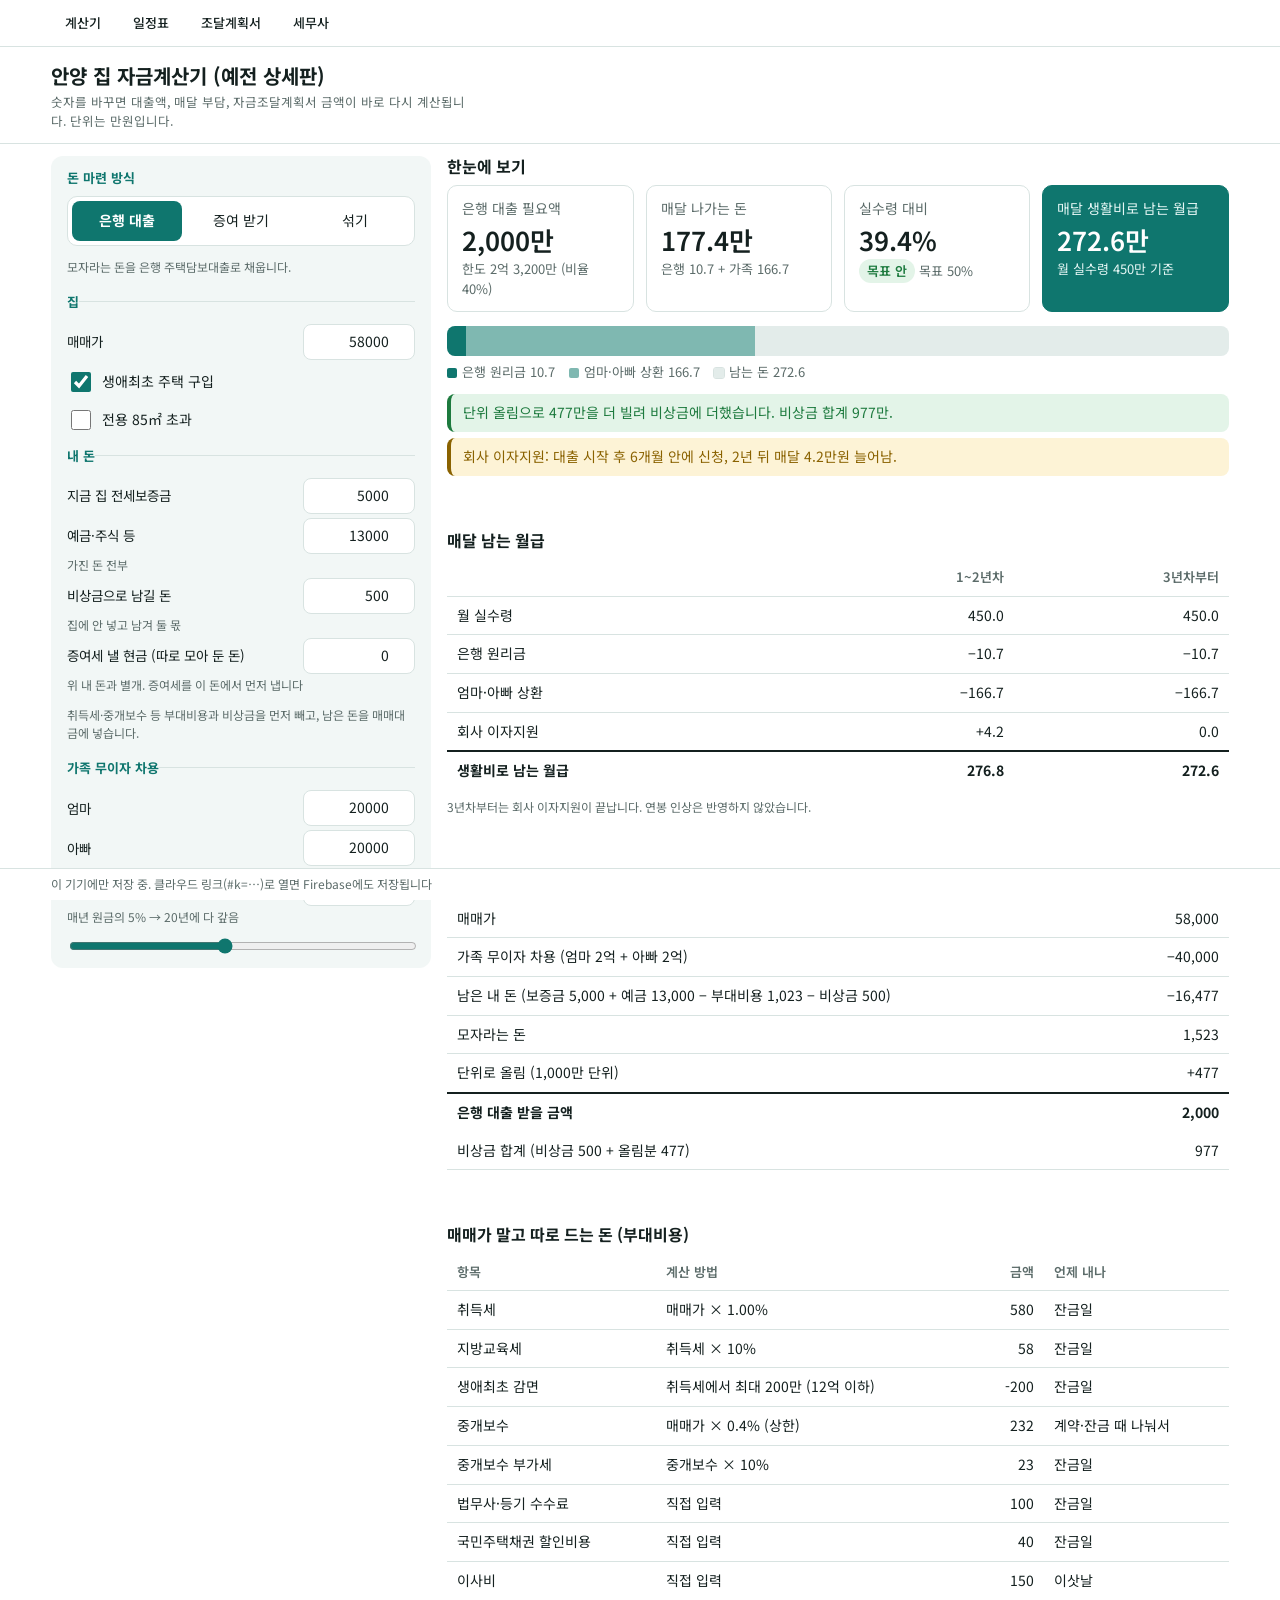
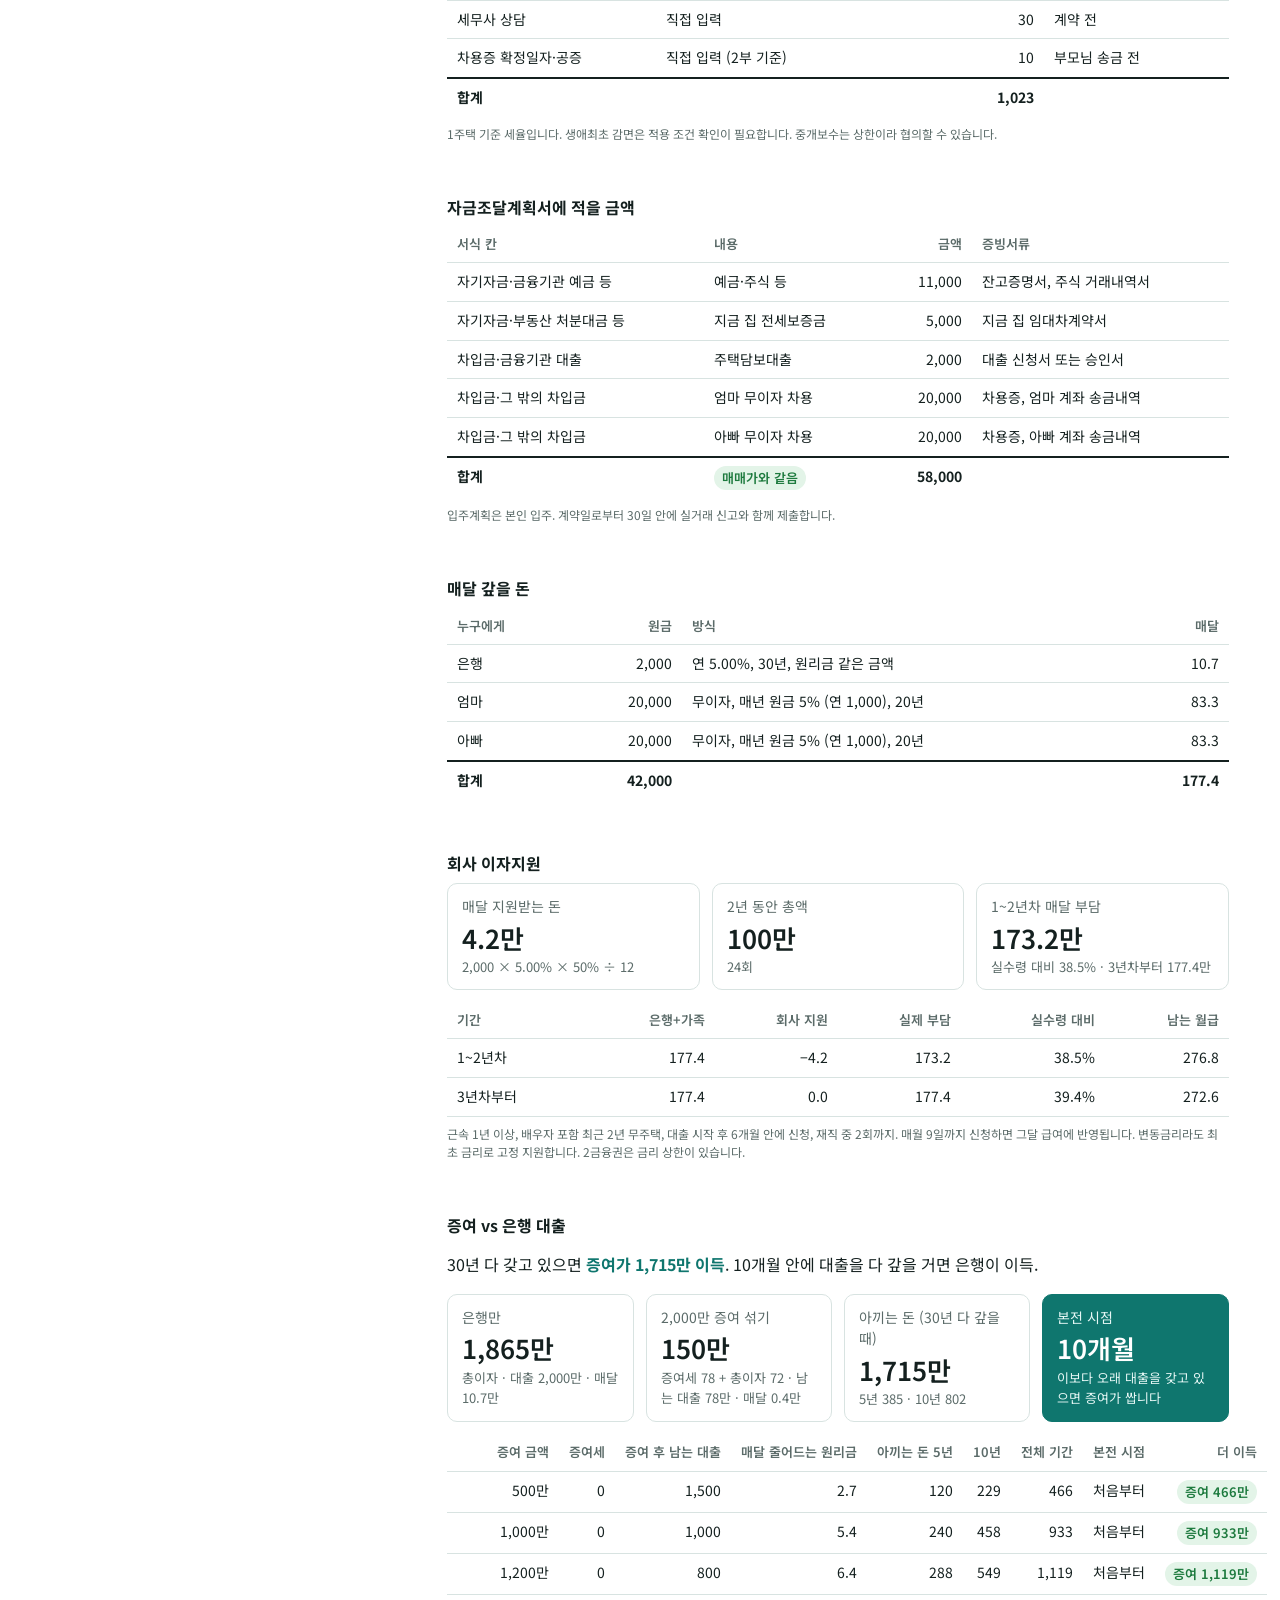
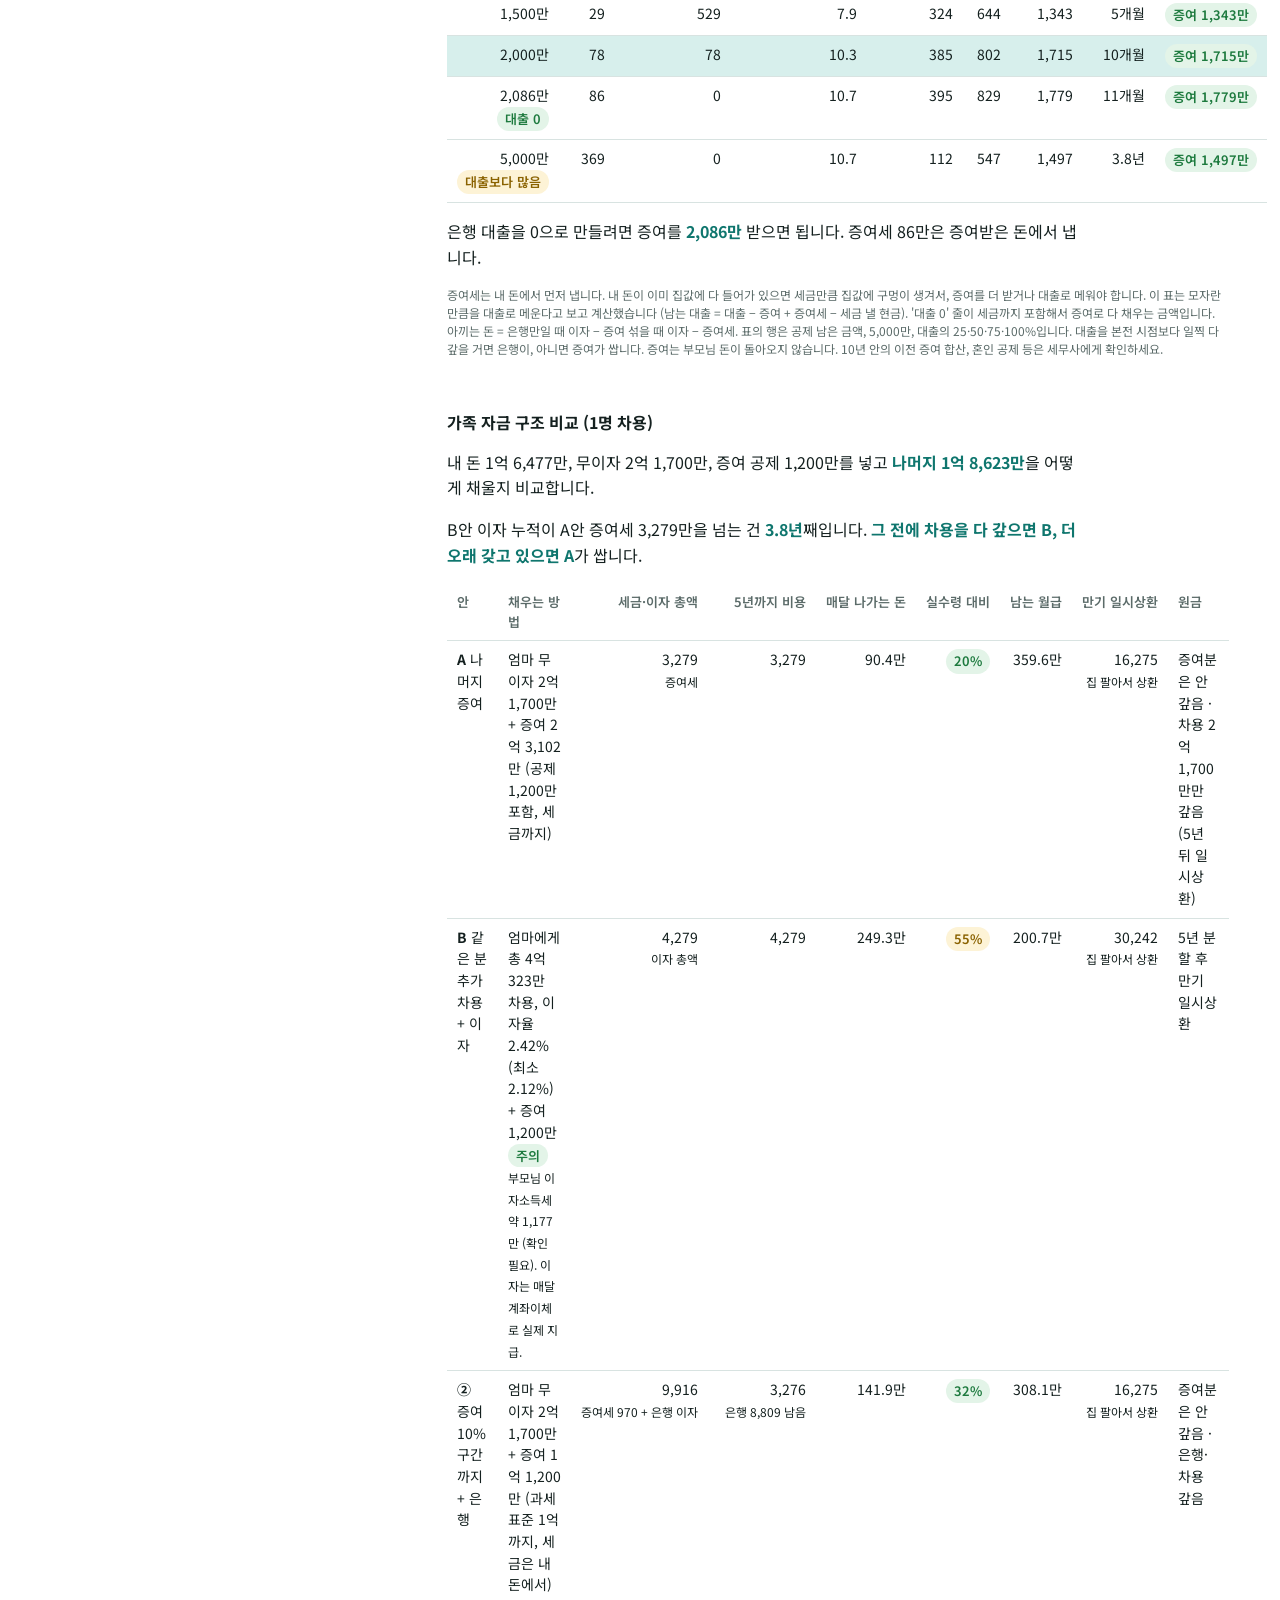
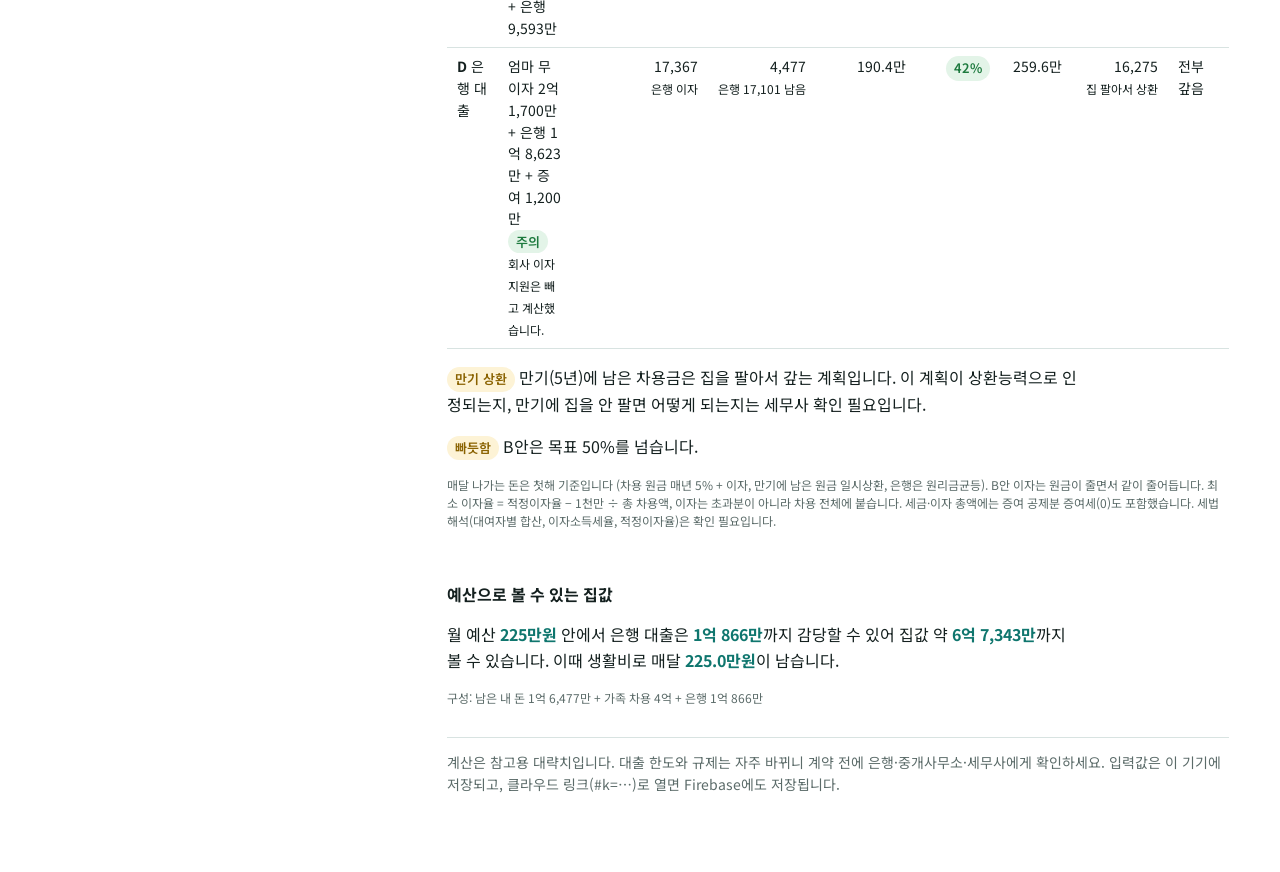
<file: old.html>
<!DOCTYPE html>
<html lang="ko">
<head>
<meta charset="utf-8">
<meta http-equiv="Cache-Control" content="no-cache">
<meta name="viewport" content="width=device-width,initial-scale=1,maximum-scale=1">
<meta name="theme-color" content="#ffffff" media="(prefers-color-scheme: light)">
<meta name="theme-color" content="#0c1615" media="(prefers-color-scheme: dark)">
<title>안양 집 자금계산기</title>
<link rel="preconnect" href="https://fonts.googleapis.com">
<link rel="preconnect" href="https://fonts.gstatic.com" crossorigin>
<link href="https://fonts.googleapis.com/css2?family=IBM+Plex+Mono:wght@400;600&family=IBM+Plex+Sans+KR:wght@400;600;700&display=swap" rel="stylesheet">
<style>
/* VOICE: calm, exact, like a bank's worksheet a careful person keeps.
   IDEA: a household ledger: inputs on the left, the ledger reconciles on the right.
   PICTURE: the four headline figures and the monthly salary bar, live.
   COLOUR and TYPE: white / deep night, one calm teal accent; Plex Sans KR + Plex Mono numbers.
   LAYOUT: 380px input panel, results column; one column under 900px. */
:root{color-scheme:light dark;
--bg:light-dark(#ffffff,#0c1615);--panel:light-dark(#f2f7f6,#122220);--ink:light-dark(#14201f,#e3eeec);--mute:light-dark(#5b6b69,#93a6a3);
--line:light-dark(#d8e3e1,#24403c);--ac:light-dark(#0f766e,#3cc2b3);--acs:light-dark(#d7efec,#173a36);
--ok:light-dark(#1d7a3e,#56c983);--okb:light-dark(#e3f4e8,#14301f);--warn:light-dark(#8a6200,#e6b84a);--warnb:light-dark(#fdf3d6,#33290f);
--bad:light-dark(#b42318,#f07a6e);--badb:light-dark(#fde6e3,#3a1714);
--c1:light-dark(#0f766e,#3cc2b3);--c2:light-dark(#7fb8b1,#2c7a71);--c3:light-dark(#e3ecea,#1c2f2c)}
:root[data-theme=light]{color-scheme:light}:root[data-theme=dark]{color-scheme:dark}
*{box-sizing:border-box;min-width:0}
body{margin:0;background:var(--bg);color:var(--ink);font:15px/1.55 "IBM Plex Sans KR",system-ui,sans-serif;overflow-x:clip}
.num,td.n,input[type=number],.big{font-family:"IBM Plex Mono",ui-monospace,monospace;font-variant-numeric:tabular-nums}
header{padding:28px max(4vw,16px) 18px;border-bottom:1px solid var(--line)}
h1{margin:0;font-size:clamp(24px,3.4vw,34px);line-height:1.1;text-wrap:balance}
header p{margin:8px 0 0;color:var(--mute);max-width:70ch}
.wrap{display:grid;grid-template-columns:380px minmax(0,1fr);gap:28px;padding:24px max(4vw,16px) 48px;max-width:1440px}
@media(max-width:900px){.wrap{grid-template-columns:minmax(0,1fr)}}
aside{background:var(--panel);border-radius:12px;padding:18px;align-self:start}
@media(min-width:901px){aside{position:sticky;top:76px;max-height:calc(100vh - 88px);overflow:auto}}
fieldset{border:0;border-top:1px solid var(--line);margin:0;padding:14px 0 10px}
fieldset:first-of-type{border-top:0;padding-top:0}
legend{font-weight:700;color:var(--ac);padding:0;margin-bottom:6px}
.f{display:grid;grid-template-columns:minmax(0,1fr) 128px;gap:4px 10px;align-items:center;margin:8px 0}
.f label{font-size:14px}.f small,.hint{grid-column:1/-1;color:var(--mute);font-size:13px;line-height:1.4}
input[type=number],select{width:100%;font-size:16px;padding:8px 10px;border:1px solid var(--line);border-radius:8px;background:var(--bg);color:var(--ink);text-align:right;min-height:40px}
input:disabled{opacity:.6}
select{text-align:left;font-family:inherit}
input:focus-visible,select:focus-visible,button:focus-visible{outline:2px solid var(--ac);outline-offset:2px}
.ck{display:flex;gap:8px;align-items:center;margin:6px 0;font-size:15px;min-height:32px}.ck input{width:20px;height:20px;accent-color:var(--ac)}
input[type=range]{width:100%;accent-color:var(--ac);height:28px}
.ticks{display:flex;justify-content:space-between;font-size:13px;color:var(--mute)}
.auto{grid-column:1/-1;background:var(--acs);border-radius:8px;padding:8px 10px;display:flex;justify-content:space-between;gap:8px;flex-wrap:wrap}
.auto b{font-family:"IBM Plex Mono",monospace}
.seg{display:grid;grid-template-columns:repeat(3,1fr);gap:4px;background:var(--bg);border:1px solid var(--line);border-radius:10px;padding:4px}
.seg button{margin:0;border:0;min-height:40px;color:var(--ink);padding:6px}.seg button[aria-pressed=true]{background:var(--ac);color:light-dark(#fff,#04201d);font-weight:700}
button{font:inherit;font-size:15px;padding:10px 14px;border-radius:8px;border:1px solid var(--ac);background:transparent;color:var(--ac);cursor:pointer;min-height:44px;width:100%;margin-top:10px}
main{display:grid;gap:30px;align-content:start}
section h2{font-size:19px;margin:0 0 10px;line-height:1.25}
.cards{display:grid;grid-template-columns:repeat(auto-fit,minmax(170px,1fr));gap:12px}
.card{border:1px solid var(--line);border-radius:10px;padding:12px 14px}
.card .l{font-size:14px;color:var(--mute)}.card .big{font-size:clamp(20px,2.3vw,26px);font-weight:600;line-height:1.2;margin:4px 0;white-space:nowrap}
.card .s{font-size:13px;color:var(--mute)}
.card.hi{background:var(--ac);border-color:var(--ac);color:#fff}.card.hi .l,.card.hi .s{color:#e6f7f5}
:root[data-theme=dark] .card.hi,.card.hi{color:light-dark(#fff,#04201d)}
.bar{display:flex;height:30px;border-radius:8px;overflow:hidden;margin:14px 0 6px;background:var(--c3)}
.bar div{height:100%}.leg{display:flex;gap:14px;flex-wrap:wrap;font-size:13px;color:var(--mute)}
.leg i{display:inline-block;width:10px;height:10px;border-radius:2px;margin-right:5px;vertical-align:-1px}
.warns{list-style:none;padding:0;margin:12px 0 0;display:grid;gap:6px}
.warns li{padding:8px 12px;border-radius:8px;font-size:14px;border-left:4px solid}
.g{background:var(--okb);border-color:var(--ok)!important;color:var(--ok)}.y{background:var(--warnb);border-color:var(--warn)!important;color:var(--warn)}.r{background:var(--badb);border-color:var(--bad)!important;color:var(--bad)}
.badge{display:inline-block;font-size:13px;font-weight:600;padding:2px 8px;border-radius:99px;white-space:nowrap;font-family:"IBM Plex Sans KR",sans-serif}
table{width:100%;border-collapse:collapse;font-size:14px}
.gt th{white-space:normal}
th,td{padding:8px 10px;border-bottom:1px solid var(--line);text-align:left;vertical-align:top}
th{font-size:13px;color:var(--mute);font-weight:600}
td.n,th.n{text-align:right;white-space:nowrap}
tr.tot td{font-weight:700;border-top:2px solid var(--ink);border-bottom:0}
tr.em td{background:var(--acs)}
.note{color:var(--mute);font-size:14px;margin:8px 0 0}
.sent{font-size:16px;line-height:1.6;max-width:70ch}.sent b{font-family:"IBM Plex Mono",monospace;color:var(--ac)}
footer{color:var(--mute);font-size:14px;border-top:1px solid var(--line);padding-top:14px}
pre,.scroll{overflow-x:auto}
nav.top{position:sticky;top:0;z-index:10;background:var(--bg);display:flex;gap:4px;padding:8px max(4vw,16px);border-bottom:1px solid var(--line);flex-wrap:wrap}nav.top a{padding:10px 12px;font-size:15px;border-radius:8px;color:var(--ink);text-decoration:none;font-weight:600;min-height:44px}nav.top a[aria-current=page]{background:var(--ac);color:light-dark(#fff,#04201d)}nav.top a:not([aria-current]):hover{background:var(--acs)}
@media(max-width:600px){table{font-size:13px}}
@media(max-width:900px){.stack thead{display:none}.stack tr{display:grid;padding-block:10px;border-bottom:1px solid var(--line)}.stack td{display:flow-root;border:0;padding:3px 0;padding-inline-start:8em;text-align:start}.stack td.n{text-align:right}.stack td::before{content:attr(data-l);float:inline-start;width:7.5em;margin-inline-start:-8em;white-space:normal;color:var(--mute);text-align:left}.stack td:empty{display:none}}
</style>
<script>new MutationObserver(()=>{for(const c of document.querySelectorAll('.stack td:not([data-l])')){let i=0,p=c;while(p=p.previousElementSibling)i+=p.colSpan;c.dataset.l=c.closest('table').rows[0].cells[i]?.textContent||''}}).observe(document,{childList:true,subtree:true})</script>
<link rel="stylesheet" href="common.css?v=202611270733">
</head>
<body>
<nav class="top"><a href="./">계산기</a><a href="schedule.html">일정표</a><a href="fund.html">조달계획서</a><a href="taxpro.html">세무사</a></nav>
<header>
<h1>안양 집 자금계산기 (예전 상세판)</h1>
<p>숫자를 바꾸면 대출액, 매달 부담, 자금조달계획서 금액이 바로 다시 계산됩니다. 단위는 만원입니다.</p>
</header>
<div class="wrap">
<aside>
<form id="form" onsubmit="return false">
<fieldset><legend>돈 마련 방식</legend>
<input type="hidden" id="mode">
<div class="seg" role="group" aria-label="돈 마련 방식"><button type="button" data-m="bank">은행 대출</button><button type="button" data-m="gift">증여 받기</button><button type="button" data-m="mix">섞기</button></div>
<p class="hint" id="modeDesc"></p>
<div class="f" id="mixBox"><label for="mixGift">섞을 때 증여받을 금액</label><input type="number" id="mixGift" step="100"><small>나머지는 은행 대출. 공제 남은 금액까지는 증여세 0</small></div>
</fieldset>
<fieldset><legend>집</legend>
<div class="f"><label for="price">매매가</label><input type="number" id="price" step="100"></div>
<label class="ck"><input type="checkbox" id="first"> 생애최초 주택 구입</label>
<label class="ck"><input type="checkbox" id="over85"> 전용 85㎡ 초과</label>
</fieldset>
<fieldset><legend>내 돈</legend>
<div class="f"><label for="jeonse">지금 집 전세보증금</label><input type="number" id="jeonse" step="100"></div>
<div class="f"><label for="cash">예금·주식 등</label><input type="number" id="cash" step="100"><small>가진 돈 전부</small></div>
<div class="f"><label for="reserve">비상금으로 남길 돈</label><input type="number" id="reserve" step="100"><small>집에 안 넣고 남겨 둘 몫</small></div>
<div class="f"><label for="taxCash">증여세 낼 현금 (따로 모아 둔 돈)</label><input type="number" id="taxCash" step="100"><small>위 내 돈과 별개. 증여세를 이 돈에서 먼저 냅니다</small></div>
<p class="hint">취득세·중개보수 등 부대비용과 비상금을 먼저 빼고, 남은 돈을 매매대금에 넣습니다.</p>
</fieldset>
<fieldset><legend>가족 무이자 차용</legend>
<div class="f"><label for="mom">엄마</label><input type="number" id="mom" step="100"></div>
<div class="f"><label for="dad">아빠</label><input type="number" id="dad" step="100"></div>
<div class="f"><label for="repay">원금 상환 %/년</label><input type="number" id="repay" step="0.5" min="0"><small id="repayDesc"></small></div>
<input type="range" id="repayR" min="1" max="10" step="0.5" aria-label="원금 상환 %/년">
<div class="ticks"><span>1%(100년)</span><span>5%(20년)</span><span>10%(10년)</span></div>
</fieldset>
<fieldset><legend>가족 자금 구조 비교 (1명 차용)</legend>
<div class="f"><label for="fsLender">무이자로 빌려줄 분</label><select id="fsLender"><option value="mom">엄마</option><option value="dad">아빠</option></select></div>
<div class="f"><label for="fsFree">무이자 차용액</label><input type="number" id="fsFree" step="100"><small id="fsLim"></small></div>
<div class="f"><label for="fsMkt">적정이자율 %</label><input type="number" id="fsMkt" step="0.1"><small>확인 필요: 매년 바뀔 수 있음</small></div>
<div class="f"><label for="fsRate">B안 차용 이자율 %</label><input type="number" id="fsRate" step="0.1" placeholder="자동"><small id="fsRateD"></small></div>
<div class="f"><label for="fsTerm">차용 만기 (년)</label><input type="number" id="fsTerm" step="1" min="0"><small id="fsTermD"></small></div>
<div class="f"><label for="fsSrc">만기에 갚을 돈</label><select id="fsSrc"><option value="sell">집 팔아서 갚기</option><option value="save">월급으로 모으기</option></select><small>집 매도 계획이 상환능력으로 인정되는지 세무사 확인 필요</small></div>
<div class="f"><label for="fsITax">부모님 이자소득세율 %</label><input type="number" id="fsITax" step="0.5"><small>비영업대금 27.5% 추정, 세무사 확인 필요</small></div>
<p class="hint">위 "가족 무이자 차용"과 별개로, 한 분에게만 빌리는 구조를 아래 "가족 자금 구조 비교"에서 A(증여)/B(추가 차용+이자)/②(증여 10% 구간+은행)/D(은행)로 나란히 봅니다.</p>
</fieldset>
<fieldset><legend>은행 주택담보대출</legend>
<div class="f"><div class="auto"><span>대출 받을 금액</span><b id="loanAuto"></b></div><small>자동: 매매가 − 가족 차용 − 남은 내 돈, 단위로 올림</small></div>
<div class="f"><label for="unit">대출 금액 단위</label><select id="unit"><option value="1000">1천만원</option><option value="5000">5천만원</option><option value="0">올림 안 함</option></select><small>올리고 남는 돈은 비상금으로</small></div>
<div class="f"><label for="rate">금리 %</label><input type="number" id="rate" step="0.05"></div>
<div class="f"><label for="years">기간 년</label><input type="number" id="years" step="1" min="1"></div>
<div class="f"><label for="ltv">집값 대비 대출 비율 한도 %</label><input type="number" id="ltv" step="5"><small>규제지역 기준, 은행 확인</small></div>
<div class="f"><label for="cap">대출 금액 상한</label><input type="number" id="cap" step="1000"><small>수도권 상한, 은행 확인</small></div>
</fieldset>
<fieldset><legend>회사 이자지원</legend>
<div class="f"><label for="tenure">근속연수</label><select id="tenure"><option value="0">1년 미만 (지원 없음)</option><option value="6000">1년~5년 미만 (한도 6,000)</option><option value="9000">5년 이상 (한도 9,000)</option></select></div>
<div class="f"><label for="tax">세금 떼는 비율 %</label><input type="number" id="tax" step="1" min="0" max="100"><small>급여로 받아 과세될 경우, 인사팀 확인</small></div>
<p class="hint">인정 원금(6천/9천만원 한도) × 최초 대출금리 × 50%, 최장 2년(24회). 은행 대출만 해당하고 가족 차용은 빠집니다.</p>
</fieldset>
<fieldset><legend>부대비용 (견적 받으면 고치기)</legend>
<div class="f"><label for="lawyer">법무사·등기 수수료</label><input type="number" id="lawyer"></div>
<div class="f"><label for="bond">국민주택채권 할인비용</label><input type="number" id="bond"><small>등기 때 사서 바로 팖, 법무사 견적에 포함</small></div>
<div class="f"><label for="move">이사비</label><input type="number" id="move"></div>
<div class="f"><label for="taxpro">세무사 상담</label><input type="number" id="taxpro"></div>
<div class="f"><label for="notary">차용증 확정일자·공증</label><input type="number" id="notary"><small>2부 기준</small></div>
<div class="f"><label for="floor">도배·바닥</label><input type="number" id="floor" step="50"></div>
<div class="f"><label for="appl">가전·가구</label><input type="number" id="appl" step="50"></div>
<p class="hint">취득세·중개보수·대출 인지세는 자동 계산합니다. 여기 넣은 돈도 내 돈에서 먼저 뺍니다.</p>
</fieldset>
<fieldset><legend>소득</legend>
<div class="f"><label for="income">월 실수령</label><input type="number" id="income" step="10"></div>
<div class="f"><label for="target">집에 쓸 비율 목표 %</label><input type="number" id="target" step="1"></div>
</fieldset>
<fieldset><legend>증여 vs 은행 비교</legend>
<div class="f"><label for="giftDed">증여 공제 남은 금액</label><input type="number" id="giftDed" step="100"><small>엄마·아빠 합쳐 10년 5천만원</small></div>
<label class="ck"><input type="checkbox" id="giftAuto"> 지금 은행 대출만큼 증여받기</label>
<div class="f"><label for="gift">비교해 볼 증여 금액</label><input type="number" id="gift" step="1000"><small>은행 대출 대신 받는 돈. 위 체크를 켜면 대출 금액을 따라갑니다</small></div>
<p class="hint">비교만 합니다. 위 대출 계산과 자금조달계획서에는 넣지 않습니다.</p>
</fieldset>
<button type="button" id="reset">처음 값으로 되돌리기</button>
</form>
</aside>
<main id="out"></main>
</div>

<script id="calc">
const DEF={price:58000,first:true,over85:false,jeonse:5000,cash:13000,reserve:500,taxCash:0,mom:20000,dad:20000,repay:5,unit:1000,rate:5.0,years:30,ltv:40,cap:60000,tenure:6000,tax:0,lawyer:100,bond:40,move:150,taxpro:30,notary:10,floor:0,appl:0,income:450,target:50,giftDed:1200,giftAuto:true,gift:10000,mode:'bank',mixGift:1200,fsLender:'mom',fsFree:21700,fsMkt:4.6,fsRate:0,fsITax:27.5,fsTerm:5,fsSrc:'sell'};
function pmt(P,ratePct,years){const n=Math.round(years*12),r=ratePct/100/12;if(P<=0||n<=0)return 0;return r===0?P/n:P*r/(1-Math.pow(1+r,-n))}
function pv(M,ratePct,years){const n=Math.round(years*12),r=ratePct/100/12;if(M<=0||n<=0)return 0;return r===0?M*n:M*(1-Math.pow(1+r,-n))/r}
function cumInt(P,ratePct,years,months){const n=Math.round(years*12),r=ratePct/100/12,m=pmt(P,ratePct,years);let b=P,s=0;for(let i=0;i<Math.min(months,n);i++){const it=b*r;s+=it;b-=m-it}return s}
function breakEven(P,ratePct,years,tax){if(tax<=0)return '처음부터';const n=Math.round(years*12),r=ratePct/100/12,m=pmt(P,ratePct,years);let b=P,s=0;for(let i=1;i<=n;i++){const it=b*r;s+=it;b-=m-it;if(s>tax)return i<12?i+'개월':(i/12).toFixed(1)+'년'}return '없음'}
function giftTax(amt,ded){const t=Math.max(0,amt-ded);let x;if(t<=10000)x=t*.1;else if(t<=50000)x=t*.2-1000;else if(t<=100000)x=t*.3-6000;else if(t<=300000)x=t*.4-16000;else x=t*.5-46000;return Math.max(0,x)*0.97}
function acqRate(p){if(p<=60000)return 1;if(p<=90000)return Math.round((p/10000*2/3-3)*100)/100;return 3}
function stampTax(l){return l<=5000?0:l<=10000?3.5:l<=100000?7.5:17.5}
function calc(I){
 const fam=I.mom+I.dad,R={I,fam};
 R.acqRate=acqRate(I.price);R.acq=I.price*R.acqRate/100;R.edu=R.acq*.1;R.agri=I.over85?I.price*.002:0;
 R.relief=(I.first&&I.price<=120000)?-Math.min(200,R.acq):0;
 R.brokerRate=I.price<90000?.4:.5;R.broker=I.price*R.brokerRate/100;R.vat=R.broker*.1;
 R.direct=I.lawyer+I.bond+I.move+I.taxpro+I.notary+I.floor+I.appl;
 const noStamp=R.acq+R.edu+R.agri+R.relief+R.broker+R.vat+R.direct;
 const need=Math.max(0,I.price-fam),mode=I.mode||'bank';R.mode=mode;R.noStamp=noStamp;
 const core=G=>{const T0=G>0?giftTax(G,I.giftDed):0,T=Math.max(0,T0-I.taxCash),gUse=Math.min(G,need);
  const sl=Math.max(0,need-gUse-Math.max(0,I.jeonse+I.cash-noStamp-T-I.reserve)),st=mode==='gift'?0:stampTax(sl);
  const costs=noStamp+T+st,raw=I.jeonse+I.cash-costs-I.reserve,left=Math.max(0,raw),canPut=Math.min(left,need-gUse);
  return{T:T0,Tc:T,gUse,sl,st,costs,raw,left,canPut,extra:left-canPut,short:Math.max(0,need-gUse-canPut)}};
 let G=mode==='mix'?Math.max(0,I.mixGift):0,c=core(G);
 if(mode==='gift'){for(let i=0;i<60;i++){G=c.short+c.gUse;c=core(G)}G=c.gUse+c.short;c=core(G)}
 R.gift=G;R.giftTx=c.T;R.giftUse=c.gUse;R.stampLoan=c.sl;R.stamp=c.st;R.costs=c.costs;R.lack=c.raw<0?-c.raw:0;R.left=c.left;
 R.canPut=c.canPut;R.extra=c.extra;R.short=c.short;const cap=need-c.gUse;
 R.loan=mode==='gift'?0:I.unit>0?Math.min(Math.ceil(R.short/I.unit-1e-9)*I.unit,cap):R.short;if(R.loan<R.short)R.loan=R.short;
 R.roundUp=R.loan-R.short;R.put=R.canPut-R.roundUp;R.putJ=Math.min(I.jeonse,R.put);R.putC=R.put-R.putJ;
 R.reserveTot=I.reserve+R.roundUp+R.extra;
 R.ltvAmt=I.price*I.ltv/100;R.limit=Math.min(R.ltvAmt,I.cap);R.limitBy=R.ltvAmt<=I.cap?'비율 '+I.ltv+'%':'상한';
 R.bankM=pmt(R.loan,I.rate,I.years);R.momM=I.mom*I.repay/100/12;R.dadM=I.dad*I.repay/100/12;R.famM=R.momM+R.dadM;
 R.totM=R.bankM+R.famM;R.pct=I.income>0?R.totM/I.income*100:0;
 R.status=R.pct<=I.target?['목표 안','g']:R.pct<=60?['빠듯함','y']:['무리','r'];
 R.base=Math.min(R.loan,I.tenure);R.sup=R.base*I.rate/100*.5/12*(1-I.tax/100);R.supTot=R.sup*24;
 R.burden12=R.totM-R.sup;R.burden3=R.totM;R.rest12=I.income-R.burden12;R.rest3=I.income-R.burden3;
 R.budget=I.income*I.target/100;R.bankCan=R.budget-R.famM;R.afford=Math.min(Math.max(0,pv(R.bankCan,I.rate,I.years)),I.cap);
 R.view=R.left+fam+R.afford;R.viewRest=I.income-R.famM-pmt(R.afford,I.rate,I.years);
 R.cmpLoan=mode==='bank'?R.loan:calc(Object.assign({},I,{mode:'bank'})).cmpLoan;
 R.giftAmt=I.giftAuto?Math.max(0,R.cmpLoan):I.gift;
 const L=R.cmpLoan,iA=cumInt(L,I.rate,I.years,1e9),mA=pmt(L,I.rate,I.years);R.bankOnly={loan:L,m:mA,iAll:iA};
 const g=a=>{const tax=giftTax(a,I.giftDed),lb=Math.max(0,L-a+Math.max(0,tax-I.taxCash)),sv=m=>cumInt(L,I.rate,I.years,m)-cumInt(lb,I.rate,I.years,m)-tax,n=Math.round(I.years*12);
  let be='없음';if(tax<=0)be='처음부터';else for(let i=1;i<=n;i++){if(sv(i)>0){be=i<12?i+'개월':(i/12).toFixed(1)+'년';break}}
  const iB=cumInt(lb,I.rate,I.years,1e9);return{amt:a,tax,loanB:lb,mB:pmt(lb,I.rate,I.years),mDown:mA-pmt(lb,I.rate,I.years),iB,costB:iB+tax,s5:sv(60),s10:sv(120),sAll:sv(1e9),be,over:a>L+0.5}};
 R.g=g(R.giftAmt);
 let z=L;for(let i=0;i<60;i++)z=L+Math.max(0,giftTax(z,I.giftDed)-I.taxCash);R.zero=L>0.5?g(Math.ceil(z)):null;
 const am=[I.giftDed,5000,L*.25,L*.5,L*.75,L].map(x=>Math.round(x)).filter(x=>x>0&&L>0.5);
 R.gRows=[...new Set(am)].map(g);if(R.giftAmt>0&&!R.gRows.some(x=>x.amt===Math.round(R.giftAmt)))R.gRows.push(R.g);if(R.zero&&!R.gRows.some(x=>x.amt===R.zero.amt))R.gRows.push(R.zero);R.gRows.sort((a,b)=>a.amt-b.amt);
 R.plan=[['자기자금·금융기관 예금 등','예금·주식 등',R.putC,'잔고증명서, 주식 거래내역서'],['자기자금·부동산 처분대금 등','지금 집 전세보증금',R.putJ,'지금 집 임대차계약서'],['자기자금·증여·상속','부모님 증여 (증여세 신고)',R.giftUse,'증여세 신고서, 부모님 계좌 송금내역'],['차입금·금융기관 대출','주택담보대출',R.loan,'대출 신청서 또는 승인서'],['차입금·그 밖의 차입금','엄마 무이자 차용',I.mom,'차용증, 엄마 계좌 송금내역'],['차입금·그 밖의 차입금','아빠 무이자 차용',I.dad,'차용증, 아빠 계좌 송금내역']];
 R.planTot=R.plan.reduce((s,x)=>s+x[2],0);R.planDiff=R.planTot-I.price;
 const W=[],won=v=>fmtE(v);
 if(R.lack>0.5)W.push(['r','내 돈이 부대비용과 비상금을 내기에 '+won(R.lack)+' 모자랍니다.']);
 if(R.roundUp>0.5)W.push(['g','단위 올림으로 '+won(R.roundUp)+'을 더 빌려 비상금에 더했습니다. 비상금 합계 '+won(R.reserveTot)+'.']);
 if(R.loan<=0&&R.giftUse<=0)W.push(['g','가족 차용과 내 돈으로 매매가가 다 채워져 은행 대출이 필요 없습니다.']);
 if(R.planDiff<-0.5)W.push(['r','자금조달계획서 합계가 매매가보다 '+won(-R.planDiff)+' 모자랍니다.']);
 else if(R.planDiff>0.5)W.push(['y','자금조달계획서 합계가 매매가보다 '+won(R.planDiff)+' 많습니다.']);
 if(R.loan>R.limit+0.5)W.push(['r','은행 대출('+won(R.loan)+')이 한도('+won(R.limit)+')보다 많습니다.']);
 for(const [n,v] of [['엄마',I.mom],['아빠',I.dad]]){if(v>1000/0.046)W.push(['r',n+' 차용 '+won(v)+': 약 2억 1,739만을 넘습니다. 넘는 부분은 이자를 정해야 증여로 안 봄.']);else if(v>20000)W.push(['y',n+' 차용 '+won(v)+': 2억 이하로 여유 두기.'])}
 if(fam>0&&I.repay<=0)W.push(['r','가족 차용이 있는데 원금 상환 %가 0입니다. 증여로 봄.']);
 else if(fam>0&&100/I.repay>25)W.push(['y','상환 기간이 '+fmtY(100/I.repay)+'년으로 25년을 넘습니다. 실제로 갚을 돈인지 의심받기 쉬움.']);
 if(R.pct>60)W.push(['r','매달 나가는 돈이 실수령의 '+R.pct.toFixed(1)+'%로 60%를 넘습니다.']);else if(R.pct>I.target)W.push(['y','매달 나가는 돈이 실수령의 '+R.pct.toFixed(1)+'%로 목표 '+I.target+'%를 넘습니다.']);
 if(R.gift>0)W.push(['y','증여 '+won(R.gift)+(R.giftTx>0.5?', 증여세 '+fmt(R.giftTx)+'만: 증여받은 달 말일부터 3개월 안에 신고·납부':': 공제 안이라 세금은 없지만 증여받은 달 말일부터 3개월 안에 신고')+' (확인 필요). 10년 안 이전 증여와 합산됩니다.']);
 if(R.sup>0)W.push(['y','회사 이자지원: 대출 시작 후 6개월 안에 신청, 2년 뒤 매달 '+fmtM(R.sup)+'만원 늘어남.']);
 if(!W.length)W.push(['g','걸리는 항목이 없습니다.']);
 R.warns=W;R.fs=fsCalc(I,R);return R}
function fsCalc(I,R){
 const left=Math.max(0,I.jeonse+I.cash-R.noStamp-I.reserve),need=Math.max(0,I.price-left),mkt=Math.max(0.01,I.fsMkt),lim=1000/(mkt/100);
 const free=Math.min(Math.max(0,I.fsFree),need),ded=Math.min(I.giftDed,need-free),X=Math.max(0,need-free-ded),rp=I.repay>0?I.repay:5,yrs=100/rp,NF=Math.round(yrs*12),N=I.fsTerm>0?Math.min(NF,Math.round(I.fsTerm*12)):NF,TY=N/12;
 const fam=L=>L*rp/100/12,inc=Math.max(I.income,1e-9),pct=m=>m/inc*100;
 const ball=L=>Math.max(0,L-L/NF*N),sched=(L,r)=>{let b=L,c=[0];const pr=L/NF;for(let i=0;i<N;i++){c.push(c[i]+b*r/1200);b-=pr}return c};
 const lv=p=>p<=I.target?'g':p<=60?'y':'r',sv=b=>N>0?b/N:0;
 // A
 let G=ded+X;for(let i=0;i<60;i++)G=ded+X+Math.max(0,giftTax(G,I.giftDed)-I.taxCash);
 const tA=giftTax(G,I.giftDed),mA=fam(free);
 // B
 const LB=free+X,rmin=LB>0?Math.max(0,mkt-1000/LB*100):0,rB=I.fsRate>0?I.fsRate:(rmin>0?Math.round((rmin+0.3)*100)/100:0),cB=sched(LB,rB),iB=cB[N],mB=fam(LB)+LB*rB/1200;
 const tB0=giftTax(ded,I.giftDed);
 let be=null;if(rB>0)for(let m=1;m<=N;m++)if(cB[m]>tA-tB0){be=m;break}
 // C
 const cC=Math.min(X,lim),bankC=X-cC,mC=fam(free)+fam(cC)+pmt(bankC,I.rate,I.years),iC=cumInt(bankC,I.rate,I.years,1e9);
 const bal=(P,m)=>{const r=I.rate/1200,M=pmt(P,I.rate,I.years);let b=P;for(let i=0;i<m;i++)b-=M-b*r;return Math.max(0,b)};
 // M
 const G2=Math.min(I.giftDed+10000,ded+X+giftTax(I.giftDed+10000,I.giftDed)),t2=giftTax(G2,I.giftDed),b2=Math.max(0,X+ded-(G2-t2)),mM=fam(free)+pmt(b2,I.rate,I.years),iM=cumInt(b2,I.rate,I.years,1e9);
 // D
 const mD=fam(free)+pmt(X,I.rate,I.years),iD=cumInt(X,I.rate,I.years,1e9);
 const who=I.fsLender==='dad'?'아빠':'엄마',oth=I.fsLender==='dad'?'엄마':'아빠';
 const rows=[
  {k:'A',t:'나머지 증여',how:`${who} 무이자 ${fmtE(free)} + 증여 ${fmtE(G)} (공제 ${fmtE(ded)} 포함, 세금까지)`,cost:tA,cl:'증여세',m:mA,bl:ball(free),c5:tA,lb:0,back:'증여분은 안 갚음 · 차용 '+fmtE(free)+'만 갚음'+(N<NF?' ('+fmtY(TY)+'년 뒤 일시상환)':''),w:''},
  {k:'B',t:'같은 분 추가 차용 + 이자',how:`${who}에게 총 ${fmtE(LB)} 차용, 이자율 ${rB.toFixed(2)}% (최소 ${rmin.toFixed(2)}%) + 증여 ${fmtE(ded)}`,cost:iB+tB0,cl:'이자 총액',m:mB,bl:ball(LB),c5:cB[N],lb:0,back:N<NF?fmtY(TY)+'년 분할 후 만기 일시상환':'전부 갚음 ('+fmtY(yrs)+'년)',w:(rB<rmin-1e-9?'이자율이 최소보다 낮아 증여로 볼 수 있습니다. ':'')+`부모님 이자소득세 약 ${fmt(iB*I.fsITax/100)}만 (확인 필요). 이자는 매달 계좌이체로 실제 지급.`},
  {k:'②',t:'증여 10% 구간까지 + 은행',how:`${who} 무이자 ${fmtE(free)} + 증여 ${fmtE(G2)} (과세표준 1억까지, 세금은 내 돈에서) + 은행 ${fmtE(b2)}`,cost:t2+iM,cl:'증여세 '+fmt(t2)+' + 은행 이자',m:mM,bl:ball(free),c5:t2+cumInt(b2,I.rate,I.years,N),lb:bal(b2,N),back:'증여분은 안 갚음 · 은행·차용 갚음',w:b2>R.limit+0.5?'은행 대출이 한도 '+fmtE(R.limit)+'를 넘습니다 (은행 확인 필요).':''},
  {k:'D',t:'은행 대출',how:`${who} 무이자 ${fmtE(free)} + 은행 ${fmtE(X)} + 증여 ${fmtE(ded)}`,cost:iD+tB0,cl:'은행 이자',m:mD,bl:ball(free),c5:cumInt(X,I.rate,I.years,N),lb:bal(X,N),back:'전부 갚음',w:(X>R.limit+0.5?'은행 대출 '+fmtE(X)+'이 한도 '+fmtE(R.limit)+'를 넘습니다 (은행 확인 필요). ':'')+'회사 이자지원은 빼고 계산했습니다.'}];
 for(const r of rows){r.sv=sv(r.bl);r.p=pct(r.m);r.p2=pct(r.m+r.sv);r.rest=I.income-r.m;r.lv=lv(r.p);r.lv2=r.bl>0.5&&I.fsSrc==='save'?lv(r.p2):r.lv}
 return{left,need,free,ded,X,lim,mkt,rmin,rB,LB,G,tA,iB,be,N,NF,TY,rows,yrs}}
function fmt(v,d=0){const x=Math.abs(v)<0.5*Math.pow(10,-d)?0:v;return x.toLocaleString('ko-KR',{minimumFractionDigits:d,maximumFractionDigits:d})}
function fmtM(v){return fmt(v,1)}
function fmtY(v){return Number.isInteger(Math.round(v*10)/10)?String(Math.round(v)):(Math.round(v*10)/10).toFixed(1)}
function fmtE(v){const neg=v<0,a=Math.round(Math.abs(v));let s;if(a>=10000){const e=Math.floor(a/10000),r=a%10000;s=e+'억'+(r?' '+r.toLocaleString('ko-KR')+'만':'')}else s=a.toLocaleString('ko-KR')+'만';return(neg?'−':'')+s}
</script>

<script>
{
const KEY='anyang-home-calc-v1',ids=Object.keys(DEF),$=id=>document.getElementById(id);
const nums=ids.filter(k=>typeof DEF[k]==='number');
function load(){let s={};try{s=JSON.parse(localStorage.getItem(KEY)||'{}')||{}}catch(e){}for(const k of ids){const v=k in s?s[k]:DEF[k],el=$(k);if(el.type==='checkbox')el.checked=!!v;else el.value=v}$('repayR').value=$('repay').value}
function read(){const I={};for(const k of ids){const el=$(k);I[k]=el.type==='checkbox'?el.checked:typeof DEF[k]==='string'?(el.value||DEF[k]):(parseFloat(el.value)||0)}return I}
function save(I){try{localStorage.setItem(KEY,JSON.stringify(I))}catch(e){}}
const TK=KEY+'-t',touch=()=>{try{localStorage.setItem(TK,Date.now())}catch(e){}if(window.CPush)CPush()};
window.CALC={get:()=>({s:JSON.stringify(read()),t:+(localStorage.getItem(TK)||0)}),apply(o){try{localStorage.setItem(KEY,o.s);localStorage.setItem(TK,o.t)}catch(e){}load();render()}};
const n0=v=>`<span class="num">${fmt(v)}</span>`;
const B=(c,t)=>`<span class="badge ${c}">${t}</span>`;
const row=(cells,cls='')=>`<tr class="${cls}">${cells.map(c=>Array.isArray(c)?`<td class="n">${c[0]}</td>`:`<td>${c}</td>`).join('')}</tr>`;
function render(){
 const I=read();save(I);const R=calc(I);
 $('repayDesc').textContent=I.repay>0?`매년 원금의 ${fmtY(I.repay)}% → ${fmtY(100/I.repay)}년에 다 갚음`:'상환하지 않음';
 $('loanAuto').textContent=fmtE(R.loan);
 {const F=R.fs;$('fsLim').textContent='무이자 한도 약 '+fmtE(F.lim)+' (1천만 ÷ '+F.mkt+'%)'+(I.fsFree>F.lim?' · 한도 초과!':'');$('fsTermD').textContent=F.N<F.NF?fmtY(F.TY)+'년 동안 '+fmtY(F.TY*I.repay)+'% 갚고 나머지 일시상환':'만기 없음 → 끝까지 분할 상환';$('fsRateD').textContent=F.rmin>0?'최소 '+F.rmin.toFixed(2)+'% → 비우면 '+(Math.round((F.rmin+0.3)*100)/100).toFixed(2)+'%':'총 차용이 한도 안이라 이자 없어도 됨';}
 for(const b of document.querySelectorAll('.seg button'))b.setAttribute('aria-pressed',b.dataset.m===I.mode);
 $('mixBox').style.display=I.mode==='mix'?'':'none';
 $('modeDesc').textContent=I.mode==='gift'?'모자라는 돈을 은행 대신 부모님 증여로 채웁니다. 증여세는 내 돈에서 냅니다.':I.mode==='mix'?'아래 금액만 증여받고, 나머지 모자라는 돈은 은행 대출로 채웁니다.':'모자라는 돈을 은행 주택담보대출로 채웁니다.';
 const GM=I.mode==='gift';$('gift').disabled=I.giftAuto;if(I.giftAuto)$('gift').value=Math.round(R.loan);
 const inc=Math.max(I.income,1e-9),w=v=>Math.max(0,Math.min(100,v/inc*100)).toFixed(2)+'%',rest=I.income-R.totM;
 const costRows=[
  ['취득세',`매매가 × ${R.acqRate.toFixed(2)}%`,R.acq,'잔금일'],
  ['지방교육세','취득세 × 10%',R.edu,'잔금일'],
  ['농어촌특별세','매매가 × 0.2% (85㎡ 초과)',R.agri,'잔금일'],
  ['생애최초 감면','취득세에서 최대 200만 (12억 이하)',R.relief,'잔금일'],
  ['중개보수',`매매가 × ${R.brokerRate}% (상한)`,R.broker,'계약·잔금 때 나눠서'],
  ['중개보수 부가세','중개보수 × 10%',R.vat,'잔금일'],
  ['대출 인지세',`대출 추정 ${fmtE(R.stampLoan)} 기준, 본인 부담 절반`,R.stamp,'대출 실행일'],
  ['증여세',`(증여 ${fmtE(R.gift)} − 공제 ${fmt(I.giftDed)}) × 세율 × 97%`,R.giftTx,'증여받은 달 말일부터 3개월 안 (확인 필요)'],
  ['법무사·등기 수수료','직접 입력',I.lawyer,'잔금일'],
  ['국민주택채권 할인비용','직접 입력',I.bond,'잔금일'],
  ['이사비','직접 입력',I.move,'이삿날'],
  ['세무사 상담','직접 입력',I.taxpro,'계약 전'],
  ['차용증 확정일자·공증','직접 입력 (2부 기준)',I.notary,'부모님 송금 전'],
  ['도배·바닥','직접 입력',I.floor,'잔금 전후'],
  ['가전·가구','직접 입력',I.appl,'입주 전후']].filter(x=>Math.abs(x[2])>=0.05);
 const same=Math.abs(R.planDiff)<0.5;
 const y=fmtY(I.years),rp=I.repay>0?fmtY(100/I.repay):'—';
 $('out').innerHTML=`
<section><h2>한눈에 보기</h2>
<div class="cards">
 <div class="card"><div class="l">${GM?'증여 받을 금액':'은행 대출 필요액'}</div><div class="big">${fmtE(GM?R.gift:R.loan)}</div><div class="s">${GM?'증여세 '+fmt(R.giftTx)+'만 (내 돈으로 냄)':(R.gift>0?'증여 '+fmtE(R.gift)+' (세금 '+fmt(R.giftTx)+') · ':'')+'한도 '+fmtE(R.limit)+' ('+R.limitBy+')'}</div></div>
 <div class="card"><div class="l">매달 나가는 돈</div><div class="big">${fmtM(R.totM)}만</div><div class="s">은행 ${fmtM(R.bankM)} + 가족 ${fmtM(R.famM)}</div></div>
 <div class="card"><div class="l">실수령 대비</div><div class="big">${R.pct.toFixed(1)}%</div><div class="s">${B(R.status[1],R.status[0])} 목표 ${I.target}%</div></div>
 <div class="card hi"><div class="l">매달 생활비로 남는 월급</div><div class="big">${fmtM(rest)}만</div><div class="s">월 실수령 ${fmt(I.income)}만 기준</div></div>
</div>
<div class="bar" role="img" aria-label="월 실수령 구성"><div style="width:${w(R.bankM)};background:var(--c1)"></div><div style="width:${w(R.famM)};background:var(--c2)"></div></div>
<div class="leg"><span><i style="background:var(--c1)"></i>은행 원리금 ${fmtM(R.bankM)}</span><span><i style="background:var(--c2)"></i>엄마·아빠 상환 ${fmtM(R.famM)}</span><span><i style="background:var(--c3);outline:1px solid var(--line)"></i>남는 돈 ${fmtM(rest)}</span></div>
<ul class="warns">${R.warns.map(x=>`<li class="${x[0]}">${x[1]}</li>`).join('')}</ul>
</section>

<section><h2>매달 남는 월급</h2>
<div class="scroll"><table><thead><tr><th></th><th class="n">1~2년차</th><th class="n">3년차부터</th></tr></thead><tbody>
${row(['월 실수령',[fmtM(I.income)],[fmtM(I.income)]])}
${row(['은행 원리금',['−'+fmtM(R.bankM)],['−'+fmtM(R.bankM)]])}
${row(['엄마·아빠 상환',['−'+fmtM(R.famM)],['−'+fmtM(R.famM)]])}
${row(['회사 이자지원',['+'+fmtM(R.sup)],['0.0']])}
${row(['생활비로 남는 월급',[fmtM(R.rest12)],[fmtM(R.rest3)]],'tot')}
</tbody></table></div>
<p class="note">3년차부터는 회사 이자지원이 끝납니다. 연봉 인상은 반영하지 않았습니다.</p>
</section>

<section><h2>${GM?'증여 필요액 계산':I.mode==='mix'?'은행 대출 필요액 계산 (증여 섞기)':'은행 대출 필요액 계산'}</h2>
<div class="scroll"><table><tbody>
${row(['매매가',[fmt(I.price)]])}
${row(['가족 무이자 차용 (엄마 '+fmtE(I.mom)+' + 아빠 '+fmtE(I.dad)+')',['−'+fmt(R.fam)]])}
${R.giftUse>0&&!GM?row(['부모님 증여'+(R.giftTx>0.5?' (증여세 '+fmt(R.giftTx)+'은 부대비용에 포함)':' (공제 안이라 증여세 0)'),['−'+fmt(R.giftUse)]]):''}
${row(['남은 내 돈 (보증금 '+fmt(I.jeonse)+' + 예금 '+fmt(I.cash)+' − 부대비용 '+fmt(R.costs)+' − 비상금 '+fmt(I.reserve)+')'+(R.extra>0.5?', 매매대금에 넣는 건 '+fmt(R.canPut):''),['−'+fmt(R.canPut)]])}
${row(['모자라는 돈',[fmt(GM?R.gift:R.short)]])}
${GM?row(['증여 받을 금액 (증여세 '+fmt(R.giftTx)+'은 부대비용에 포함)',[fmt(R.gift)]],'tot'):''}
${GM?'':row(['단위로 올림 ('+(I.unit>0?fmt(I.unit)+'만 단위':'올림 안 함')+')',['+'+fmt(R.roundUp)]])}
${GM?'':row(['은행 대출 받을 금액',[fmt(R.loan)]],'tot')}
${row(['비상금 합계 (비상금 '+fmt(I.reserve)+' + 올림분 '+fmt(R.roundUp)+(R.extra>0.5?' + 못 넣고 남는 돈 '+fmt(R.extra):'')+')',[fmt(R.reserveTot)]])}
</tbody></table></div>
</section>

<section><h2>매매가 말고 따로 드는 돈 (부대비용)</h2>
<table class="stack"><thead><tr><th>항목</th><th>계산 방법</th><th class="n">금액</th><th>언제 내나</th></tr></thead><tbody>
${costRows.map(x=>row([x[0],x[1],[fmt(x[2])],x[3]])).join('')}
${row(['합계','',[fmt(R.costs)],''],'tot')}
</tbody></table>
<p class="note">1주택 기준 세율입니다. 생애최초 감면은 적용 조건 확인이 필요합니다. 중개보수는 상한이라 협의할 수 있습니다.</p>
</section>

<section><h2>자금조달계획서에 적을 금액</h2>
<table class="stack"><thead><tr><th>서식 칸</th><th>내용</th><th class="n">금액</th><th>증빙서류</th></tr></thead><tbody>
${R.plan.filter(x=>Math.abs(x[2])>=0.5).map(x=>row([x[0],x[1],[fmt(x[2])],x[3]])).join('')}
${row(['합계',same?B('g','매매가와 같음'):B('r','매매가와 다름'),[fmt(R.planTot)],''],'tot')}
</tbody></table>
<p class="note">입주계획은 본인 입주. 계약일로부터 30일 안에 실거래 신고와 함께 제출합니다.</p>
</section>

<section><h2>매달 갚을 돈</h2>
<table class="stack"><thead><tr><th>누구에게</th><th class="n">원금</th><th>방식</th><th class="n">매달</th></tr></thead><tbody>
${R.loan<=0?'':row(['은행',[fmt(R.loan)],`연 ${I.rate.toFixed(2)}%, ${y}년, 원리금 같은 금액`,[fmtM(R.bankM)]])}
${row(['엄마',[fmt(I.mom)],`무이자, 매년 원금 ${fmtY(I.repay)}% (연 ${fmt(I.mom*I.repay/100)}), ${rp}년`,[fmtM(R.momM)]])}
${row(['아빠',[fmt(I.dad)],`무이자, 매년 원금 ${fmtY(I.repay)}% (연 ${fmt(I.dad*I.repay/100)}), ${rp}년`,[fmtM(R.dadM)]])}
${row(['합계',[fmt(R.loan+R.fam)],'',[fmtM(R.totM)]],'tot')}
</tbody></table>
</section>

<section><h2>회사 이자지원</h2>
<div class="cards">
 <div class="card"><div class="l">매달 지원받는 돈</div><div class="big">${fmtM(R.sup)}만</div><div class="s">${fmt(R.base)} × ${I.rate.toFixed(2)}% × 50% ÷ 12${I.tax>0?' × (1 − '+I.tax+'%)':''}</div></div>
 <div class="card"><div class="l">2년 동안 총액</div><div class="big">${fmt(R.supTot)}만</div><div class="s">24회</div></div>
 <div class="card"><div class="l">1~2년차 매달 부담</div><div class="big">${fmtM(R.burden12)}만</div><div class="s">실수령 대비 ${(R.burden12/inc*100).toFixed(1)}% · 3년차부터 ${fmtM(R.burden3)}만</div></div>
</div>
<div style="margin-top:12px"><table class="stack"><thead><tr><th>기간</th><th class="n">은행+가족</th><th class="n">회사 지원</th><th class="n">실제 부담</th><th class="n">실수령 대비</th><th class="n">남는 월급</th></tr></thead><tbody>
${row(['1~2년차',[fmtM(R.totM)],['−'+fmtM(R.sup)],[fmtM(R.burden12)],[(R.burden12/inc*100).toFixed(1)+'%'],[fmtM(R.rest12)]])}
${row(['3년차부터',[fmtM(R.totM)],['0.0'],[fmtM(R.burden3)],[(R.burden3/inc*100).toFixed(1)+'%'],[fmtM(R.rest3)]])}
</tbody></table></div>
<p class="note">근속 1년 이상, 배우자 포함 최근 2년 무주택, 대출 시작 후 6개월 안에 신청, 재직 중 2회까지. 매월 9일까지 신청하면 그달 급여에 반영됩니다. 변동금리라도 최초 금리로 고정 지원합니다. 2금융권은 금리 상한이 있습니다.</p>
</section>

<section><h2>증여 vs 은행 대출</h2>
<p class="sent">${R.giftAmt<=0.5||R.loan<=0.5?'은행 대출이 없어서 비교할 게 없습니다.':R.g.sAll<=0.5?`${y}년 다 갖고 있어도 <b>은행이 ${fmt(-R.g.sAll)}만 이득</b>입니다.`:R.g.be==='처음부터'?`증여세가 없어서 <b>증여가 처음부터 이득</b>입니다. ${y}년 다 갖고 있으면 ${fmt(R.g.sAll)}만 아낍니다.`:`${y}년 다 갖고 있으면 <b>증여가 ${fmt(R.g.sAll)}만 이득</b>. ${R.g.be} 안에 대출을 다 갚을 거면 은행이 이득.`}</p>
<div class="cards">
 <div class="card"><div class="l">은행만</div><div class="big">${fmt(R.bankOnly.iAll)}만</div><div class="s">총이자 · 대출 ${fmtE(R.bankOnly.loan)} · 매달 ${fmtM(R.bankOnly.m)}만</div></div>
 <div class="card"><div class="l">${fmtE(R.giftAmt)} 증여 섞기</div><div class="big">${fmt(R.g.costB)}만</div><div class="s">증여세 ${fmt(R.g.tax)} + 총이자 ${fmt(R.g.iB)} · 남는 대출 ${fmtE(R.g.loanB)} · 매달 ${fmtM(R.g.mB)}만</div></div>
 <div class="card"><div class="l">아끼는 돈 (${y}년 다 갚을 때)</div><div class="big">${fmt(R.g.sAll)}만</div><div class="s">5년 ${fmt(R.g.s5)} · 10년 ${fmt(R.g.s10)}</div></div>
 <div class="card hi"><div class="l">본전 시점</div><div class="big">${R.g.be}</div><div class="s">이보다 오래 대출을 갖고 있으면 증여가 쌉니다</div></div>
</div>
${R.gRows.length?`<div style="margin-top:12px"><table class="stack gt"><thead><tr><th class="n">증여 금액</th><th class="n">증여세</th><th class="n">증여 후 남는 대출</th><th class="n">매달 줄어드는 원리금</th><th class="n">아끼는 돈 5년</th><th class="n">10년</th><th class="n">전체 기간</th><th class="n">본전 시점</th><th class="n">더 이득</th></tr></thead><tbody>
${R.gRows.map(x=>row([[fmtE(x.amt)+(R.zero&&x.amt===R.zero.amt?'<br>'+B('g','대출 0'):x.over?'<br>'+B('y','대출보다 많음'):'')],[fmt(x.tax)],[fmt(x.loanB)],[fmtM(x.mDown)],[fmt(x.s5)],[fmt(x.s10)],[fmt(x.sAll)],[x.be],[x.sAll>0.5?B('g','증여 '+fmt(x.sAll)+'만'):B('y','은행 '+fmt(-x.sAll)+'만')]],x.amt===Math.round(R.giftAmt)?'em':'')).join('')}
</tbody></table></div>`:'<p class="note">은행 대출이 없어서 비교할 금액이 없습니다.</p>'}
${R.zero?`<p class="sent">은행 대출을 0으로 만들려면 증여를 <b>${fmtE(R.zero.amt)}</b> 받으면 됩니다. 증여세 ${fmt(R.zero.tax)}만${I.taxCash>=R.zero.tax?'은 따로 모아 둔 현금으로 냅니다.':I.taxCash>0?` 중 ${fmt(I.taxCash)}만은 따로 모아 둔 현금으로, 나머지는 증여받은 돈에서 냅니다.`:'은 증여받은 돈에서 냅니다.'}</p>`:''}
<p class="note">증여세는 내 돈에서 먼저 냅니다. 내 돈이 이미 집값에 다 들어가 있으면 세금만큼 집값에 구멍이 생겨서, 증여를 더 받거나 대출로 메워야 합니다. 이 표는 모자란 만큼을 대출로 메운다고 보고 계산했습니다 (남는 대출 = 대출 − 증여 + 증여세 − 세금 낼 현금). '대출 0' 줄이 세금까지 포함해서 증여로 다 채우는 금액입니다. 아끼는 돈 = 은행만일 때 이자 − 증여 섞을 때 이자 − 증여세. 표의 행은 공제 남은 금액, 5,000만, 대출의 25·50·75·100%입니다. 대출을 본전 시점보다 일찍 다 갚을 거면 은행이, 아니면 증여가 쌉니다. 증여는 부모님 돈이 돌아오지 않습니다. 10년 안의 이전 증여 합산, 혼인 공제 등은 세무사에게 확인하세요.</p>
</section>

<section><h2>가족 자금 구조 비교 (1명 차용)</h2>
${(()=>{const F=R.fs;if(F.X<=0.5)return '<p class="sent">무이자 차용과 증여 공제만으로 충분해서 나머지 금액이 없습니다.</p>';
const bey=F.be?(F.be<12?F.be+'개월':(F.be/12).toFixed(1)+'년'):null;
return `<p class="sent">내 돈 ${fmtE(F.left)}, 무이자 ${fmtE(F.free)}, 증여 공제 ${fmtE(F.ded)}를 넣고 <b>나머지 ${fmtE(F.X)}</b>을 어떻게 채울지 비교합니다.</p>
<p class="sent">${F.rB<=0?'B안은 총 차용이 한도 안이라 이자가 없어서 <b>B가 유리</b>합니다.':bey?`B안 이자 누적이 A안 증여세 ${fmt(F.tA)}만을 넘는 건 <b>${bey}</b>째입니다. <b>그 전에 차용을 다 갚으면 B, 더 오래 갖고 있으면 A</b>가 쌉니다.`:`${F.N<F.NF?fmtY(F.TY)+'년 만기까지':fmtY(F.yrs)+'년 다 갚아도'} B안 이자가 A안 증여세보다 적어서 <b>B가 유리</b>합니다.`}</p>
<table class="stack"><thead><tr><th>안</th><th>채우는 방법</th><th class="n">세금·이자 총액</th><th class="n">${fmtY(F.TY)}년까지 비용</th><th class="n">매달 나가는 돈</th><th class="n">실수령 대비</th><th class="n">남는 월급</th><th class="n">만기 일시상환</th><th>원금</th></tr></thead><tbody>
${F.rows.map(r=>row(['<b>'+r.k+'</b> '+r.t,r.how+(r.w?'<br><small>'+B('g','주의')+' '+r.w+'</small>':''),[fmt(r.cost)+'<br><small>'+r.cl+'</small>'],[fmt(r.c5)+(r.lb>0.5?'<br><small>은행 '+fmt(r.lb)+' 남음</small>':'')],[fmtM(r.m)+'만'],[B(r.lv,r.p.toFixed(0)+'%')],[fmtM(r.rest)+'만'],[r.bl>0.5?fmt(r.bl)+'<br><small>'+(I.fsSrc==='save'?'매달 '+fmtM(r.sv)+'만 모으면 '+r.p2.toFixed(0)+'%':'집 팔아서 상환')+'</small>':'-'],r.back])).join('')}
</tbody></table>
${I.fsSrc==='sell'&&F.rows.some(r=>r.bl>0.5)?`<p class="sent">${B('y','만기 상환')} 만기(${fmtY(F.TY)}년)에 남은 차용금은 집을 팔아서 갚는 계획입니다. 이 계획이 상환능력으로 인정되는지, 만기에 집을 안 팔면 어떻게 되는지는 세무사 확인 필요입니다.</p>`:''}
${I.fsSrc==='save'&&F.rows.some(r=>r.bl>0.5&&r.lv2==='r')?`<p class="sent">${B('r','만기 상환 경고')} ${F.rows.filter(r=>r.bl>0.5&&r.lv2==='r').map(r=>r.k+'안 '+fmtE(r.bl)).join(', ')}을 만기에 한 번에 갚아야 합니다. 매달 상환액에 모을 돈까지 더하면 실수령의 60%를 넘어서, 만기에 못 갚으면 차용을 증여로 볼 위험이 있습니다 (확인 필요).</p>`:''}
${F.rows.some(r=>r.lv==='r')?`<p class="sent">${B('r','상환능력 경고')} ${F.rows.filter(r=>r.lv==='r').map(r=>r.k).join(', ')}안은 매달 나가는 돈이 실수령의 60%를 넘습니다. 갚을 능력이 부족하면 차용을 증여로 볼 위험이 있습니다 (확인 필요).</p>`:F.rows.some(r=>r.lv==='y')?`<p class="sent">${B('y','빠듯함')} ${F.rows.filter(r=>r.lv==='y').map(r=>r.k).join(', ')}안은 목표 ${I.target}%를 넘습니다.</p>`:''}
<p class="note">매달 나가는 돈은 첫해 기준입니다 (차용 원금 매년 ${fmtY(I.repay||5)}% + 이자, 만기에 남은 원금 일시상환, 은행은 원리금균등). B안 이자는 원금이 줄면서 같이 줄어듭니다. 최소 이자율 = 적정이자율 − 1천만 ÷ 총 차용액, 이자는 초과분이 아니라 차용 전체에 붙습니다. 세금·이자 총액에는 증여 공제분 증여세(0)도 포함했습니다. 세법 해석(대여자별 합산, 이자소득세율, 적정이자율)은 확인 필요입니다.</p>`})()}
</section>
<section><h2>예산으로 볼 수 있는 집값</h2>
<p class="sent">월 예산 <b>${fmt(R.budget)}만원</b> 안에서 은행 대출은 <b>${fmtE(R.afford)}</b>까지 감당할 수 있어 집값 약 <b>${fmtE(R.view)}</b>까지 볼 수 있습니다. 이때 생활비로 매달 <b>${fmtM(R.viewRest)}만원</b>이 남습니다.</p>
<p class="note">구성: 남은 내 돈 ${fmtE(R.left)} + 가족 차용 ${fmtE(R.fam)} + 은행 ${fmtE(R.afford)}</p>
</section>

<footer>계산은 참고용 대략치입니다. 대출 한도와 규제는 자주 바뀌니 계약 전에 은행·중개사무소·세무사에게 확인하세요. 입력값은 이 기기에 저장되고, 클라우드 링크(#k=…)로 열면 Firebase에도 저장됩니다.</footer>`}
load();render();
$('form').addEventListener('input',e=>{if(e.target.id==='repayR')$('repay').value=e.target.value;if(e.target.id==='repay')$('repayR').value=e.target.value;render();touch()});
$('form').addEventListener('change',()=>{render();touch()});
for(const b of document.querySelectorAll('.seg button'))b.addEventListener('click',()=>{$('mode').value=b.dataset.m;render();touch()});
$('reset').addEventListener('click',()=>{try{localStorage.removeItem(KEY)}catch(e){}load();render();touch()});
}
</script>
<div id="csync" style="position:fixed;left:0;right:0;bottom:0;z-index:20;padding:6px max(4vw,16px) calc(6px + env(safe-area-inset-bottom));background:var(--bg);border-top:1px solid var(--line);font-size:13px;color:var(--mute)">불러오는 중…</div>
<style>body{padding-bottom:52px}#csync[data-s=ok]{color:var(--ac)!important}#csync[data-s=bad]{color:#d9534f!important}</style>
<script type="module">
const V='https://www.gstatic.com/firebasejs/11.10.0/',KK='anyang-taxpro-pad',st=document.getElementById('csync');
const say=(t,c)=>{st.textContent=t;st.dataset.s=c||''},hm=()=>new Date().toLocaleTimeString('ko-KR',{hour:'2-digit',minute:'2-digit'});
let key=(location.hash.match(/k=([0-9a-f]{32,})/)||[])[1];
try{if(key)localStorage.setItem(KK,key);else key=localStorage.getItem(KK)}catch(x){}
if(!key)say('이 기기에만 저장 중. 클라우드 링크(#k=…)로 열면 Firebase에도 저장됩니다');
else try{
 if(!location.hash.includes(key))history.replaceState(null,'','#k='+key);
 const [{initializeApp},F]=await Promise.all([import(V+'firebase-app.js'),import(V+'firebase-firestore.js')]);
 const app=initializeApp({apiKey:"AIzaSyBrs4EjzSSICFxlWgazb_zyahEjiaVsRGg",authDomain:"house-plan-f67a7.firebaseapp.com",projectId:"house-plan-f67a7",storageBucket:"house-plan-f67a7.firebasestorage.app",messagingSenderId:"897737312298",appId:"1:897737312298:web:9d024c9495f10699465b53"});
 const ref=F.doc(F.getFirestore(app),'pads',key+'c');let timer=null,busy=0;
 const err=e=>say('클라우드 저장 실패, 이 기기에는 저장됨 ('+(e&&e.code||e)+')','bad');
 async function push(){clearTimeout(timer);busy++;say('저장 중…');try{await F.setDoc(ref,window.CALC.get());if(!--busy)say('저장됨 '+hm()+' · 클라우드','ok')}catch(e){busy--;err(e)}}
 window.CPush=()=>{say(navigator.onLine?'저장 중…':'인터넷 끊김, 이 기기에만 저장됨');clearTimeout(timer);timer=setTimeout(push,700)};
 addEventListener('online',()=>push());
 say('클라우드 불러오는 중…');
 const d=await F.getDoc(ref),L=window.CALC.get();
 if(d.exists()&&(d.data().t||0)>L.t){window.CALC.apply(d.data());say('클라우드에서 불러옴 '+hm(),'ok')}
 else await push();
 F.onSnapshot(ref,x=>{if(x.metadata.hasPendingWrites||!x.exists())return;if((x.data().t||0)>window.CALC.get().t){window.CALC.apply(x.data());say('다른 기기 값 반영 '+hm(),'ok')}},()=>{});
}catch(e){say('클라우드 연결 실패 (인터넷 확인). 이 기기에는 저장됩니다','bad')}
</script>
</body>

</html>
</file>
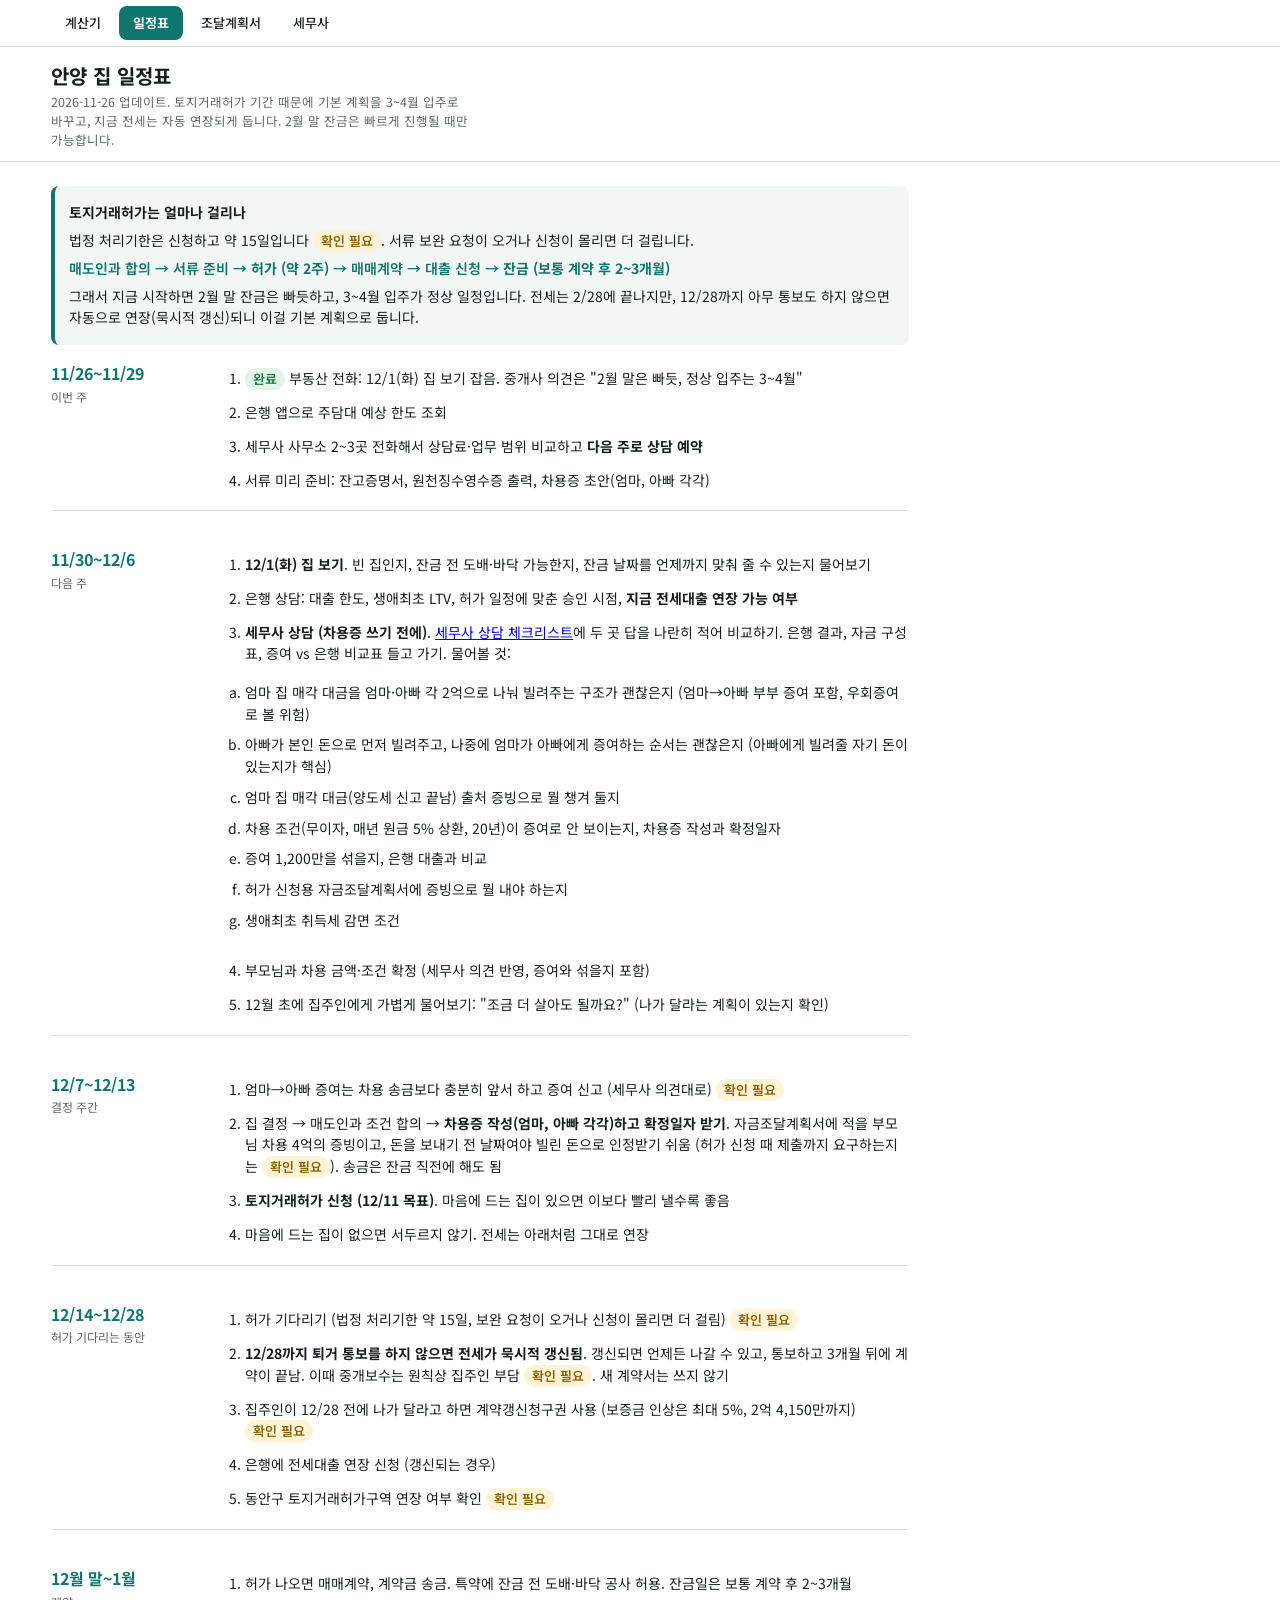
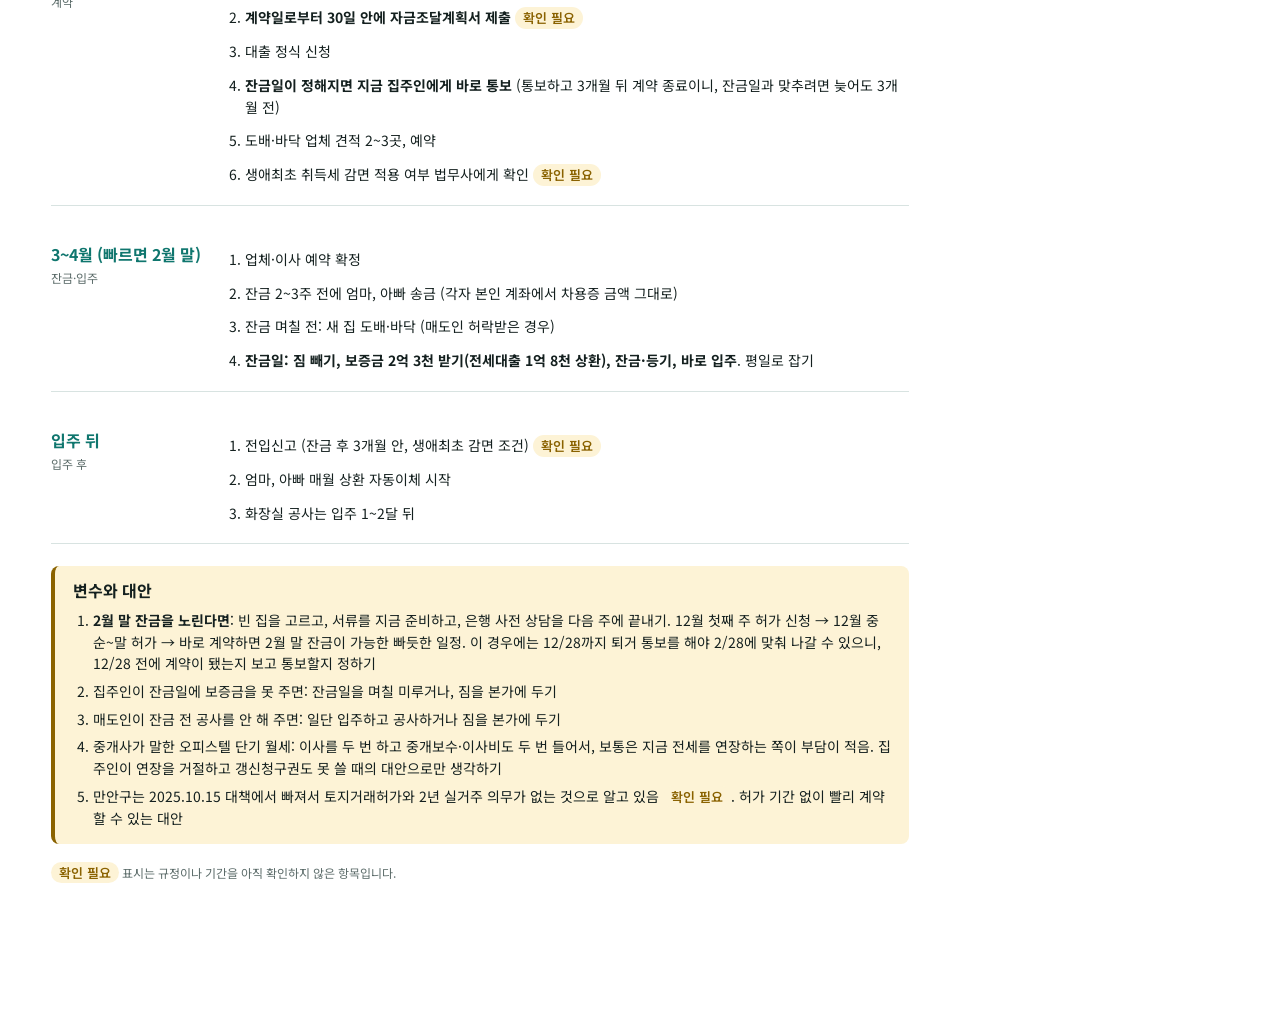
<file: schedule.html>
<!DOCTYPE html>
<html lang="ko">
<head>
<meta charset="utf-8">
<meta http-equiv="Cache-Control" content="no-cache">
<meta name="viewport" content="width=device-width,initial-scale=1,maximum-scale=1">
<meta name="theme-color" content="#ffffff" media="(prefers-color-scheme: light)">
<meta name="theme-color" content="#0c1615" media="(prefers-color-scheme: dark)">
<title>안양 집 일정표</title>
<link rel="preconnect" href="https://fonts.googleapis.com">
<link rel="preconnect" href="https://fonts.gstatic.com" crossorigin>
<link href="https://fonts.googleapis.com/css2?family=IBM+Plex+Mono:wght@400;600&family=IBM+Plex+Sans+KR:wght@400;600;700&display=swap" rel="stylesheet">
<style>
:root{color-scheme:light dark;
--bg:light-dark(#ffffff,#0c1615);--panel:light-dark(#f2f7f6,#122220);--ink:light-dark(#14201f,#e3eeec);--mute:light-dark(#5b6b69,#93a6a3);
--line:light-dark(#d8e3e1,#24403c);--ac:light-dark(#0f766e,#3cc2b3);--acs:light-dark(#d7efec,#173a36);
--ok:light-dark(#1d7a3e,#56c983);--okb:light-dark(#e3f4e8,#14301f);--warn:light-dark(#8a6200,#e6b84a);--warnb:light-dark(#fdf3d6,#33290f);
--bad:light-dark(#b42318,#f07a6e);--badb:light-dark(#fde6e3,#3a1714);
--c1:light-dark(#0f766e,#3cc2b3);--c2:light-dark(#7fb8b1,#2c7a71);--c3:light-dark(#e3ecea,#1c2f2c)}
:root[data-theme=light]{color-scheme:light}:root[data-theme=dark]{color-scheme:dark}
*{box-sizing:border-box;min-width:0}
body{margin:0;background:var(--bg);color:var(--ink);font:15px/1.55 "IBM Plex Sans KR",system-ui,sans-serif;overflow-x:clip}
.num,td.n,input[type=number],.big{font-family:"IBM Plex Mono",ui-monospace,monospace;font-variant-numeric:tabular-nums}
header{padding:28px max(4vw,16px) 18px;border-bottom:1px solid var(--line)}
h1{margin:0;font-size:clamp(24px,3.4vw,34px);line-height:1.1;text-wrap:balance}
header p{margin:8px 0 0;color:var(--mute);max-width:70ch}
nav.top{position:sticky;top:0;z-index:10;background:var(--bg);display:flex;gap:4px;padding:8px max(4vw,16px);border-bottom:1px solid var(--line);flex-wrap:wrap}nav.top a{padding:10px 12px;font-size:15px;border-radius:8px;color:var(--ink);text-decoration:none;font-weight:600;min-height:44px}nav.top a[aria-current=page]{background:var(--ac);color:light-dark(#fff,#04201d)}nav.top a:not([aria-current]):hover{background:var(--acs)}
@media(max-width:600px){table{font-size:13px}.stack thead{display:none}.stack tr{display:grid;padding-block:10px;border-bottom:1px solid var(--line)}.stack td{display:flow-root;border:0;padding:3px 0;padding-inline-start:8em;text-align:start}.stack td.n{text-align:right}.stack td::before{content:attr(data-l);float:inline-start;width:7.5em;margin-inline-start:-8em;white-space:normal;color:var(--mute);text-align:left}.stack td:empty{display:none}}
main{max-width:960px;padding:8px max(4vw,16px) 48px}
.per{display:grid;grid-template-columns:170px minmax(0,1fr);gap:16px;padding:18px 0;border-bottom:1px solid var(--line)}
.when b{display:block;font-family:"IBM Plex Mono",ui-monospace,monospace;font-size:20px;color:var(--ac);white-space:nowrap}.when span{color:var(--mute);font-size:15px}
ol{margin:0;padding-left:1.4em;display:grid;gap:6px}li b{font-weight:700}
.chk{display:inline-block;font-size:13px;font-weight:600;padding:1px 8px;border-radius:99px;background:var(--warnb);color:var(--warn);white-space:nowrap}
.var{margin-top:22px;border-left:4px solid var(--warn);background:var(--warnb);border-radius:8px;padding:14px 18px}.var h2{margin:0 0 6px;font-size:18px}
.note{color:var(--mute);font-size:14px;margin-top:18px}
@media(max-width:600px){.per{grid-template-columns:minmax(0,1fr);gap:6px}}
.box{margin:16px 0 4px;border-left:4px solid var(--ac);background:var(--panel);border-radius:8px;padding:14px 18px}.box p{margin:6px 0}.flow{font-weight:600;color:var(--ac)}
.done{display:inline-block;font-size:13px;font-weight:600;padding:1px 8px;border-radius:99px;background:var(--okb);color:var(--ok);white-space:nowrap}
ol.q{margin-top:6px;list-style:lower-alpha;gap:3px;font-size:14px}
</style>
<link rel="stylesheet" href="common.css?v=202611270733">
</head>
<body>
<nav class="top"><a href="./">계산기</a><a href="schedule.html" aria-current="page">일정표</a><a href="fund.html">조달계획서</a><a href="taxpro.html">세무사</a></nav>
<header>
<h1>안양 집 일정표</h1>
<p>2026-11-26 업데이트. 토지거래허가 기간 때문에 기본 계획을 3~4월 입주로 바꾸고, 지금 전세는 자동 연장되게 둡니다. 2월 말 잔금은 빠르게 진행될 때만 가능합니다.</p>
</header>
<main>
<div class="box"><p><b>토지거래허가는 얼마나 걸리나</b></p>
<p>법정 처리기한은 신청하고 약 15일입니다 <span class="chk">확인 필요</span>. 서류 보완 요청이 오거나 신청이 몰리면 더 걸립니다.</p>
<p class="flow">매도인과 합의 → 서류 준비 → <b>허가 (약 2주)</b> → 매매계약 → 대출 신청 → <b>잔금 (보통 계약 후 2~3개월)</b></p>
<p>그래서 지금 시작하면 2월 말 잔금은 빠듯하고, 3~4월 입주가 정상 일정입니다. 전세는 2/28에 끝나지만, 12/28까지 아무 통보도 하지 않으면 자동으로 연장(묵시적 갱신)되니 이걸 기본 계획으로 둡니다.</p></div>
<section class="per"><div class="when"><b>11/26~11/29</b><span>이번 주</span></div><ol><li><span class="done">완료</span> 부동산 전화: 12/1(화) 집 보기 잡음. 중개사 의견은 "2월 말은 빠듯, 정상 입주는 3~4월"</li><li>은행 앱으로 주담대 예상 한도 조회</li><li>세무사 사무소 2~3곳 전화해서 상담료·업무 범위 비교하고 <b>다음 주로 상담 예약</b></li><li>서류 미리 준비: 잔고증명서, 원천징수영수증 출력, 차용증 초안(엄마, 아빠 각각)</li></ol></section><section class="per"><div class="when"><b>11/30~12/6</b><span>다음 주</span></div><ol><li><b>12/1(화) 집 보기</b>. 빈 집인지, 잔금 전 도배·바닥 가능한지, 잔금 날짜를 언제까지 맞춰 줄 수 있는지 물어보기</li><li>은행 상담: 대출 한도, 생애최초 LTV, 허가 일정에 맞춘 승인 시점, <b>지금 전세대출 연장 가능 여부</b></li><li><b>세무사 상담 (차용증 쓰기 전에)</b>. <a href="taxpro.html">세무사 상담 체크리스트</a>에 두 곳 답을 나란히 적어 비교하기. 은행 결과, 자금 구성표, 증여 vs 은행 비교표 들고 가기. 물어볼 것:<ol class="q"><li>엄마 집 매각 대금을 엄마·아빠 각 2억으로 나눠 빌려주는 구조가 괜찮은지 (엄마→아빠 부부 증여 포함, 우회증여로 볼 위험)</li><li>아빠가 본인 돈으로 먼저 빌려주고, 나중에 엄마가 아빠에게 증여하는 순서는 괜찮은지 (아빠에게 빌려줄 자기 돈이 있는지가 핵심)</li><li>엄마 집 매각 대금(양도세 신고 끝남) 출처 증빙으로 뭘 챙겨 둘지</li><li>차용 조건(무이자, 매년 원금 5% 상환, 20년)이 증여로 안 보이는지, 차용증 작성과 확정일자</li><li>증여 1,200만을 섞을지, 은행 대출과 비교</li><li>허가 신청용 자금조달계획서에 증빙으로 뭘 내야 하는지</li><li>생애최초 취득세 감면 조건</li></ol></li><li>부모님과 차용 금액·조건 확정 (세무사 의견 반영, 증여와 섞을지 포함)</li><li>12월 초에 집주인에게 가볍게 물어보기: "조금 더 살아도 될까요?" (나가 달라는 계획이 있는지 확인)</li></ol></section><section class="per"><div class="when"><b>12/7~12/13</b><span>결정 주간</span></div><ol><li>엄마→아빠 증여는 차용 송금보다 충분히 앞서 하고 증여 신고 (세무사 의견대로) <span class="chk">확인 필요</span></li><li>집 결정 → 매도인과 조건 합의 → <b>차용증 작성(엄마, 아빠 각각)하고 확정일자 받기</b>. 자금조달계획서에 적을 부모님 차용 4억의 증빙이고, 돈을 보내기 전 날짜여야 빌린 돈으로 인정받기 쉬움 (허가 신청 때 제출까지 요구하는지는 <span class="chk">확인 필요</span>). 송금은 잔금 직전에 해도 됨</li><li><b>토지거래허가 신청 (12/11 목표)</b>. 마음에 드는 집이 있으면 이보다 빨리 낼수록 좋음</li><li>마음에 드는 집이 없으면 서두르지 않기. 전세는 아래처럼 그대로 연장</li></ol></section><section class="per"><div class="when"><b>12/14~12/28</b><span>허가 기다리는 동안</span></div><ol><li>허가 기다리기 (법정 처리기한 약 15일, 보완 요청이 오거나 신청이 몰리면 더 걸림) <span class="chk">확인 필요</span></li><li><b>12/28까지 퇴거 통보를 하지 않으면 전세가 묵시적 갱신됨</b>. 갱신되면 언제든 나갈 수 있고, 통보하고 3개월 뒤에 계약이 끝남. 이때 중개보수는 원칙상 집주인 부담 <span class="chk">확인 필요</span>. 새 계약서는 쓰지 않기</li><li>집주인이 12/28 전에 나가 달라고 하면 계약갱신청구권 사용 (보증금 인상은 최대 5%, 2억 4,150만까지) <span class="chk">확인 필요</span></li><li>은행에 전세대출 연장 신청 (갱신되는 경우)</li><li>동안구 토지거래허가구역 연장 여부 확인 <span class="chk">확인 필요</span></li></ol></section><section class="per"><div class="when"><b>12월 말~1월</b><span>계약</span></div><ol><li>허가 나오면 매매계약, 계약금 송금. 특약에 잔금 전 도배·바닥 공사 허용. 잔금일은 보통 계약 후 2~3개월</li><li><b>계약일로부터 30일 안에 자금조달계획서 제출</b> <span class="chk">확인 필요</span></li><li>대출 정식 신청</li><li><b>잔금일이 정해지면 지금 집주인에게 바로 통보</b> (통보하고 3개월 뒤 계약 종료이니, 잔금일과 맞추려면 늦어도 3개월 전)</li><li>도배·바닥 업체 견적 2~3곳, 예약</li><li>생애최초 취득세 감면 적용 여부 법무사에게 확인 <span class="chk">확인 필요</span></li></ol></section><section class="per"><div class="when"><b>3~4월 (빠르면 2월 말)</b><span>잔금·입주</span></div><ol><li>업체·이사 예약 확정</li><li>잔금 2~3주 전에 엄마, 아빠 송금 (각자 본인 계좌에서 차용증 금액 그대로)</li><li>잔금 며칠 전: 새 집 도배·바닥 (매도인 허락받은 경우)</li><li><b>잔금일: 짐 빼기, 보증금 2억 3천 받기(전세대출 1억 8천 상환), 잔금·등기, 바로 입주</b>. 평일로 잡기</li></ol></section><section class="per"><div class="when"><b>입주 뒤</b><span>입주 후</span></div><ol><li>전입신고 (잔금 후 3개월 안, 생애최초 감면 조건) <span class="chk">확인 필요</span></li><li>엄마, 아빠 매월 상환 자동이체 시작</li><li>화장실 공사는 입주 1~2달 뒤</li></ol></section>
<div class="var"><h2>변수와 대안</h2><ol><li><b>2월 말 잔금을 노린다면</b>: 빈 집을 고르고, 서류를 지금 준비하고, 은행 사전 상담을 다음 주에 끝내기. 12월 첫째 주 허가 신청 → 12월 중순~말 허가 → 바로 계약하면 2월 말 잔금이 가능한 빠듯한 일정. 이 경우에는 12/28까지 퇴거 통보를 해야 2/28에 맞춰 나갈 수 있으니, 12/28 전에 계약이 됐는지 보고 통보할지 정하기</li><li>집주인이 잔금일에 보증금을 못 주면: 잔금일을 며칠 미루거나, 짐을 본가에 두기</li><li>매도인이 잔금 전 공사를 안 해 주면: 일단 입주하고 공사하거나 짐을 본가에 두기</li><li>중개사가 말한 오피스텔 단기 월세: 이사를 두 번 하고 중개보수·이사비도 두 번 들어서, 보통은 지금 전세를 연장하는 쪽이 부담이 적음. 집주인이 연장을 거절하고 갱신청구권도 못 쓸 때의 대안으로만 생각하기</li><li>만안구는 2025.10.15 대책에서 빠져서 토지거래허가와 2년 실거주 의무가 없는 것으로 알고 있음 <span class="chk">확인 필요</span>. 허가 기간 없이 빨리 계약할 수 있는 대안</li></ol></div>
<p class="note"><span class="chk">확인 필요</span> 표시는 규정이나 기간을 아직 확인하지 않은 항목입니다.</p>
</main>
</body>
</html>
</file>
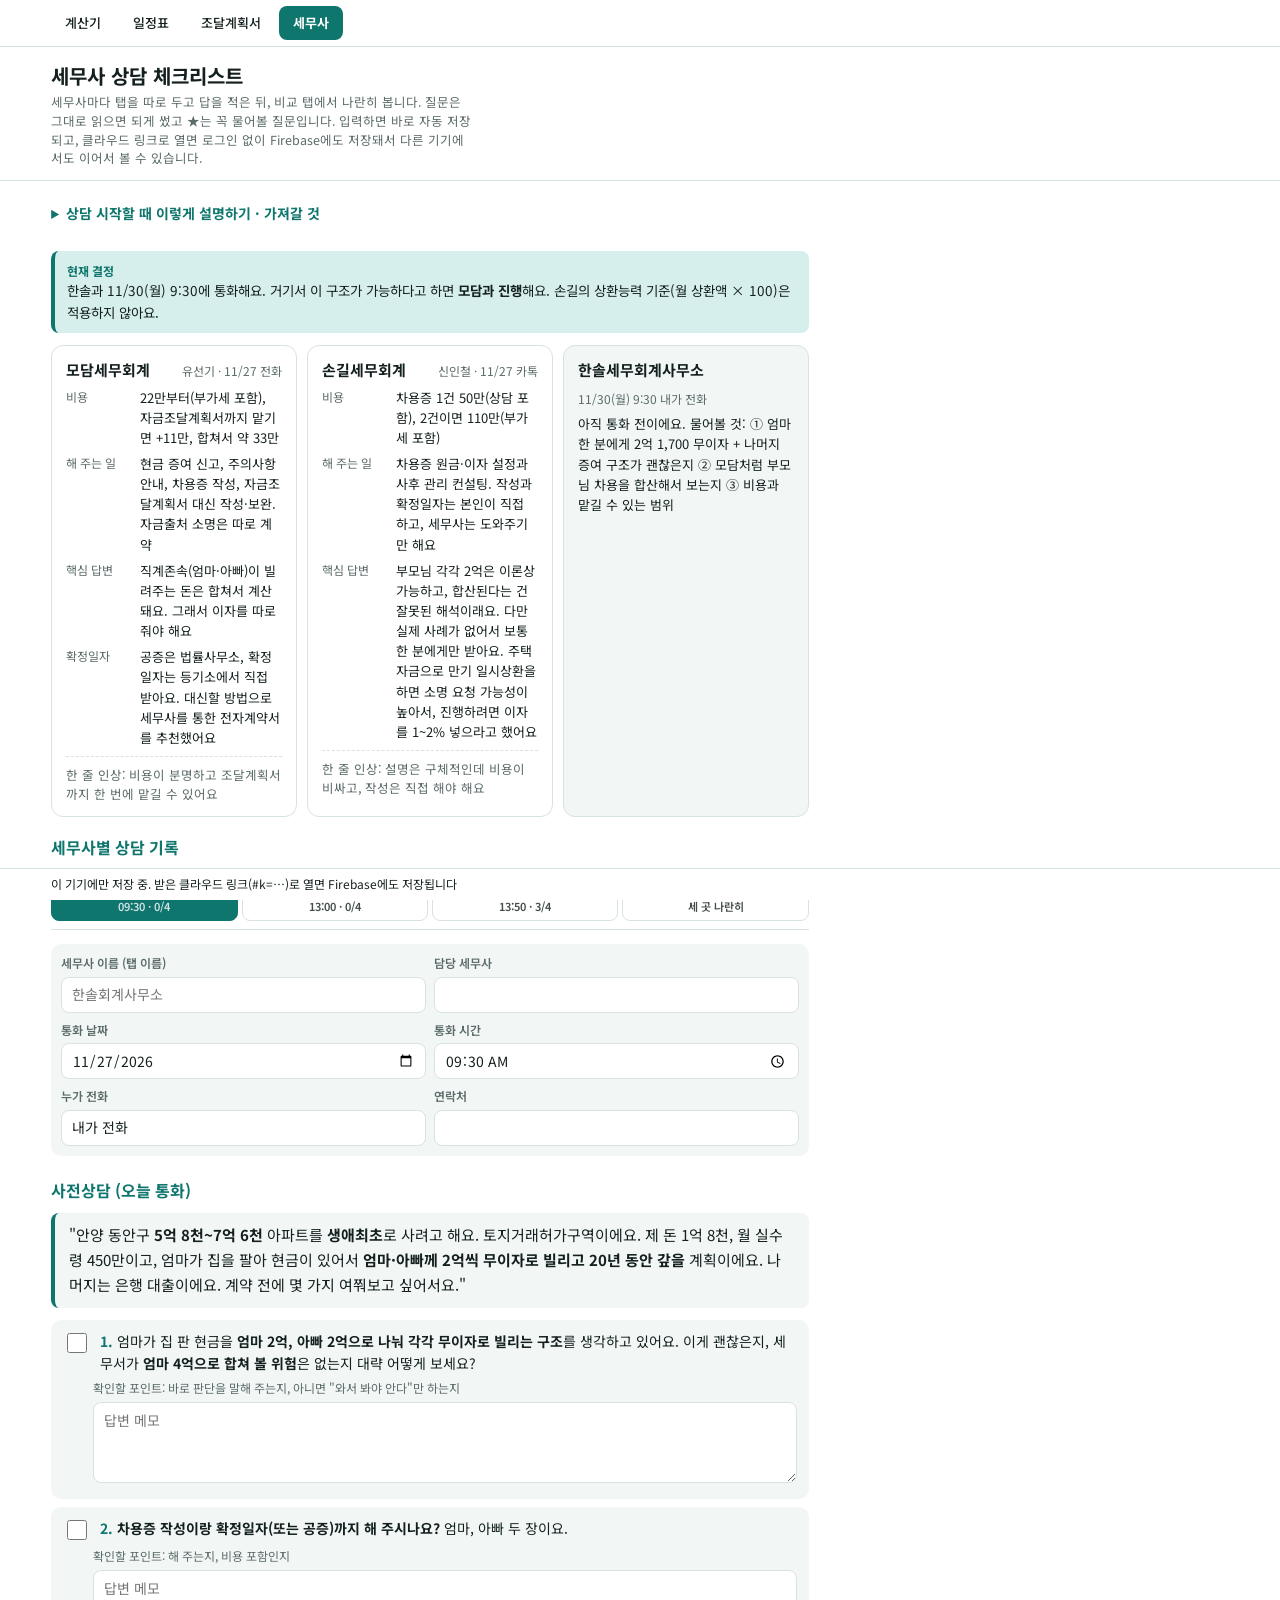
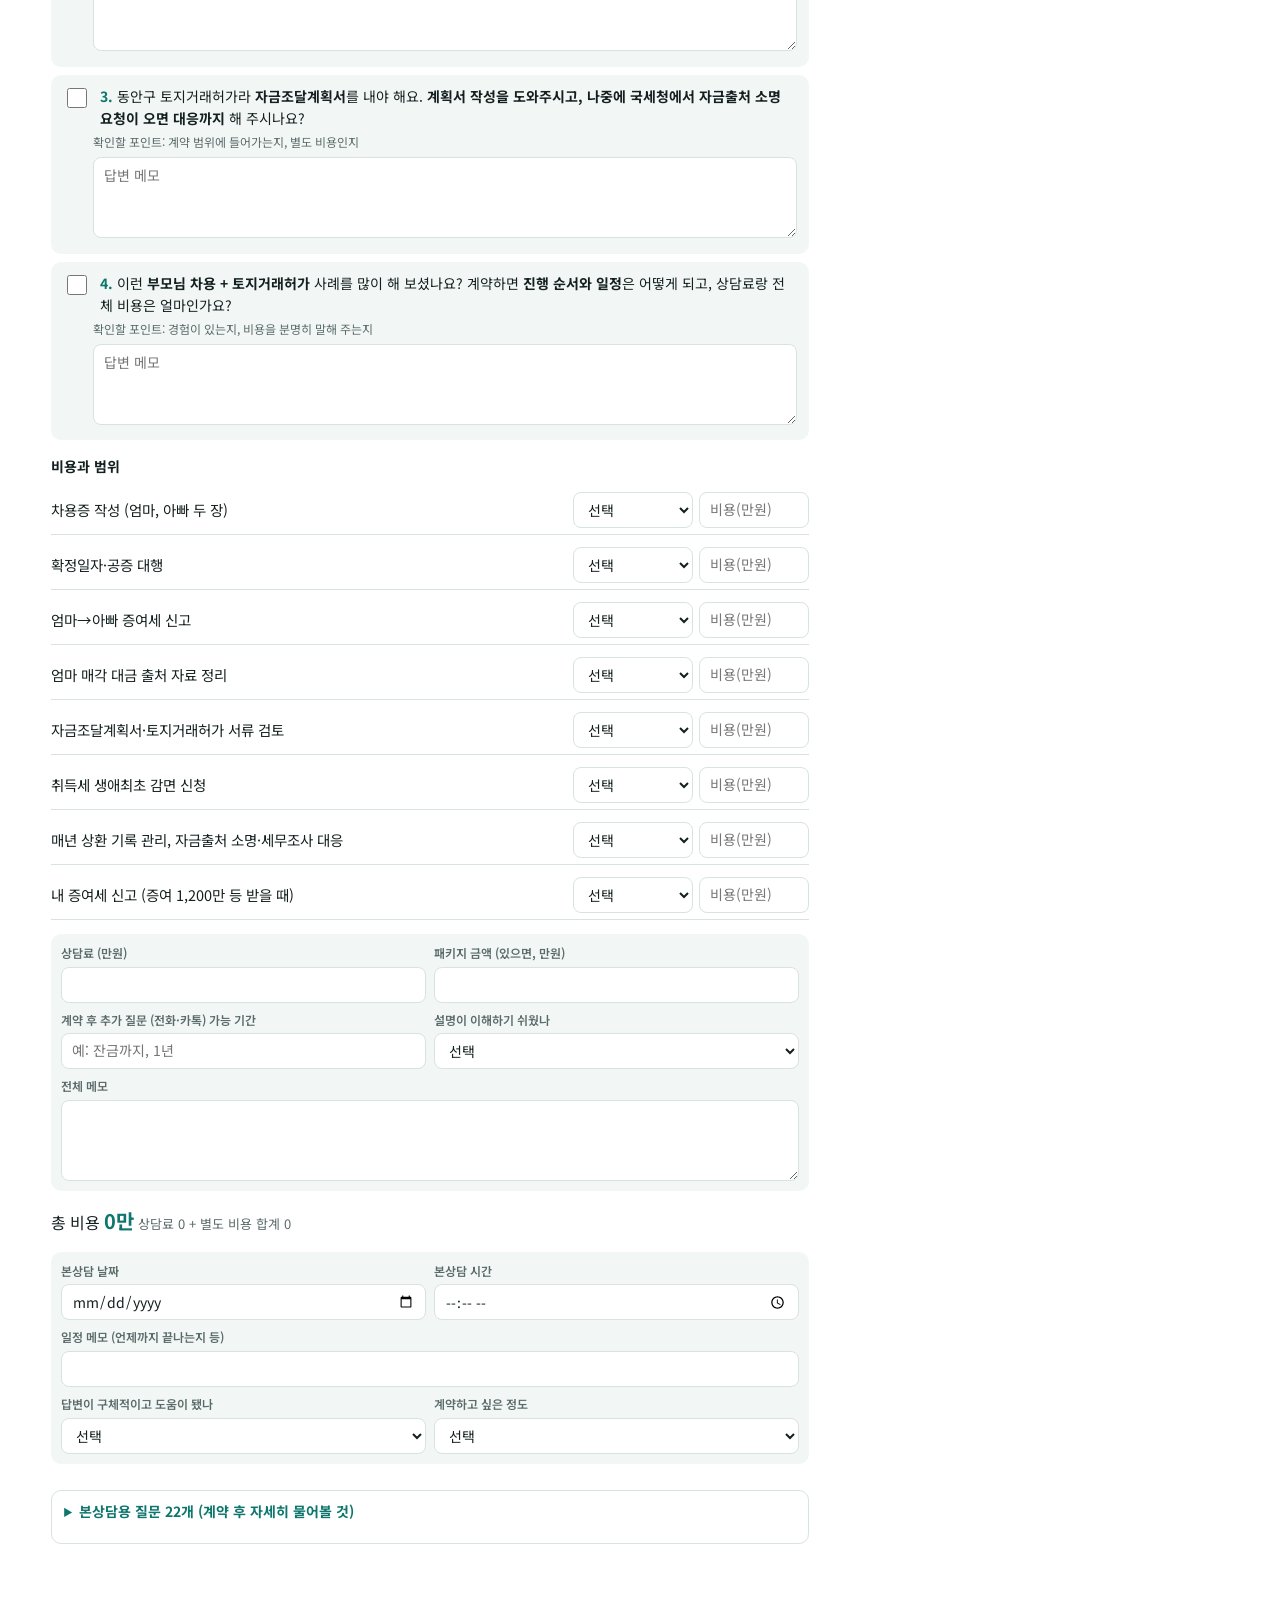
<file: taxpro.html>
<!DOCTYPE html>
<html lang="ko">
<head>
<meta charset="utf-8">
<meta http-equiv="Cache-Control" content="no-cache">
<meta name="viewport" content="width=device-width,initial-scale=1,maximum-scale=1">
<meta name="theme-color" content="#ffffff" media="(prefers-color-scheme: light)">
<meta name="theme-color" content="#0c1615" media="(prefers-color-scheme: dark)">
<title>세무사 상담 체크리스트</title>
<link rel="preconnect" href="https://fonts.googleapis.com">
<link rel="preconnect" href="https://fonts.gstatic.com" crossorigin>
<link href="https://fonts.googleapis.com/css2?family=IBM+Plex+Mono:wght@400;600&family=IBM+Plex+Sans+KR:wght@400;600;700&display=swap" rel="stylesheet">
<style>:root{color-scheme:light dark;
--bg:light-dark(#ffffff,#0c1615);--panel:light-dark(#f2f7f6,#122220);--ink:light-dark(#14201f,#e3eeec);--mute:light-dark(#5b6b69,#93a6a3);
--line:light-dark(#d8e3e1,#24403c);--ac:light-dark(#0f766e,#3cc2b3);--acs:light-dark(#d7efec,#173a36);
--ok:light-dark(#1d7a3e,#56c983);--okb:light-dark(#e3f4e8,#14301f);--warn:light-dark(#8a6200,#e6b84a);--warnb:light-dark(#fdf3d6,#33290f);
--bad:light-dark(#b42318,#f07a6e);--badb:light-dark(#fde6e3,#3a1714);
--c1:light-dark(#0f766e,#3cc2b3);--c2:light-dark(#7fb8b1,#2c7a71);--c3:light-dark(#e3ecea,#1c2f2c)}
:root[data-theme=light]{color-scheme:light}:root[data-theme=dark]{color-scheme:dark}
*{box-sizing:border-box;min-width:0}
body{margin:0;background:var(--bg);color:var(--ink);font:15px/1.55 "IBM Plex Sans KR",system-ui,sans-serif;overflow-x:clip}
.num,td.n,input[type=number],.big{font-family:"IBM Plex Mono",ui-monospace,monospace;font-variant-numeric:tabular-nums}
header{padding:28px max(4vw,16px) 18px;border-bottom:1px solid var(--line)}
h1{margin:0;font-size:clamp(24px,3.4vw,34px);line-height:1.1;text-wrap:balance}
header p{margin:8px 0 0;color:var(--mute);max-width:70ch}
nav.top{position:sticky;top:0;z-index:10;background:var(--bg);display:flex;gap:4px;padding:8px max(4vw,16px);border-bottom:1px solid var(--line);flex-wrap:wrap}nav.top a{padding:10px 12px;font-size:15px;border-radius:8px;color:var(--ink);text-decoration:none;font-weight:600;min-height:44px}nav.top a[aria-current=page]{background:var(--ac);color:light-dark(#fff,#04201d)}nav.top a:not([aria-current]):hover{background:var(--acs)}
@media(max-width:600px){table{font-size:13px}.stack thead{display:none}.stack tr{display:grid;padding-block:10px;border-bottom:1px solid var(--line)}.stack td{display:flow-root;border:0;padding:3px 0;padding-inline-start:8em;text-align:start}.stack td.n{text-align:right}.stack td::before{content:attr(data-l);float:inline-start;width:7.5em;margin-inline-start:-8em;white-space:normal;color:var(--mute);text-align:left}.stack td:empty{display:none}}
main{max-width:860px;padding:8px max(4vw,16px) 64px}
h2{font-size:18px;margin:26px 0 8px;color:var(--ac)}
.tabs{display:grid;grid-template-columns:repeat(4,minmax(0,1fr));gap:4px;position:sticky;top:61px;z-index:5;background:var(--bg);padding:8px 0;border-bottom:1px solid var(--line)}
.tabs button{font:700 13px/1.3 "IBM Plex Sans KR",sans-serif;padding:8px 4px;white-space:normal!important;word-break:keep-all;border-radius:8px;border:1px solid var(--line);background:var(--bg);color:var(--ink);min-height:46px;cursor:pointer;overflow:hidden;text-overflow:ellipsis;white-space:nowrap}
.tabs button[aria-selected=true]{background:var(--ac);border-color:var(--ac);color:light-dark(#fff,#04201d)}
.tabs small{display:block;font:600 12px "IBM Plex Sans KR",sans-serif;opacity:.85;overflow:hidden;text-overflow:ellipsis}
.pane[hidden]{display:none}h3{font-size:16px;margin:20px 0 6px}details.full{margin-top:26px;border:1px solid var(--line);border-radius:10px;padding:10px 12px}details.full>summary{font-weight:700;color:var(--ac);cursor:pointer;min-height:32px}
.q{padding:10px 0;border-top:1px dashed var(--line)}
.q.key{background:var(--panel);border-radius:10px;padding:12px;margin:8px 0;border-top:0}
.ck{display:flex;gap:10px;align-items:flex-start;font-size:15px;cursor:pointer}.ck input{width:20px;height:20px;margin-top:3px;flex:none;accent-color:var(--ac)}
.ck span{line-height:1.6}.ck input:checked+span{opacity:.55}.no{color:var(--ac)}
.pt{margin:4px 0 6px 30px;color:var(--mute);font-size:13.5px;line-height:1.45}
.q textarea{margin-left:30px;width:calc(100% - 30px)}
.star{display:inline-block;font-size:12px;font-weight:700;padding:1px 7px;border-radius:99px;background:var(--warnb);color:var(--warn);vertical-align:2px}
textarea,input[type=text],input[type=number],select{width:100%;font:16px/1.4 "IBM Plex Sans KR",sans-serif;padding:8px 10px;border:1px solid var(--line);border-radius:8px;background:var(--bg);color:var(--ink);resize:vertical}
textarea:focus-visible,input:focus-visible,select:focus-visible,button:focus-visible{outline:2px solid var(--ac);outline-offset:2px}
.card.info{display:grid;grid-template-columns:repeat(2,minmax(0,1fr));gap:10px;background:var(--panel);border-radius:10px;padding:12px;margin-top:14px}
.card.info label{display:grid;gap:4px;font-size:13.5px;color:var(--mute);font-weight:600}.card.info .wide{grid-column:1/-1}
.scope{display:grid;gap:6px}.srow{display:grid;grid-template-columns:minmax(0,1fr) 120px 110px;gap:6px;align-items:center;font-size:14.5px;padding:6px 0;border-bottom:1px solid var(--line)}
.tot{font-size:16px;margin-top:14px}.tot b{font-family:"IBM Plex Mono",monospace;color:var(--ac);font-size:20px}.tot span{color:var(--mute);font-size:13px}
.box{margin:12px 0;border-left:4px solid var(--ac);background:var(--panel);border-radius:8px;padding:12px 16px;display:grid;gap:8px}
.script p{margin:0;font-size:15px;line-height:1.65}
details{margin-top:14px}summary{cursor:pointer;font-weight:700;color:var(--ac);min-height:36px}
table.cmp{width:100%;border-collapse:collapse;margin-top:6px;font-size:14px}table.cmp th,table.cmp td{padding:8px;border-bottom:1px solid var(--line);text-align:left;vertical-align:top}
table.cmp thead th{color:var(--ink);font-size:14px}table.cmp tbody th{color:var(--mute);font-weight:600;width:32%}
table.cmp td.n{font-family:"IBM Plex Mono",monospace;text-align:right;white-space:nowrap}table.cmp tr.sec th{color:var(--ac);padding-top:16px}
.pick{display:flex;gap:8px;flex-wrap:wrap}.pick label{border:1px solid var(--line);border-radius:8px;padding:10px 16px;min-height:44px;cursor:pointer;font-weight:600}.pick input{accent-color:var(--ac);margin-right:6px}
.sync{position:fixed;left:0;right:0;bottom:0;z-index:20;display:flex;gap:10px;align-items:center;flex-wrap:wrap;padding:8px max(4vw,16px) calc(8px + env(safe-area-inset-bottom));background:var(--bg);border-top:1px solid var(--line);font-size:14px}body{padding-bottom:72px}#sync{flex:1;min-width:0}
#sync[data-s=ok]{color:var(--ac)}#sync[data-s=busy]{color:var(--mute)}#sync[data-s=bad]{color:#d9534f}
.sync .b{min-height:36px;padding:6px 12px}.lo{background:none;border:0;color:var(--mute);text-decoration:underline;font:inherit;cursor:pointer}
.bar{display:flex;gap:10px;align-items:center;flex-wrap:wrap;margin-top:22px}
button.b{font:600 15px "IBM Plex Sans KR",sans-serif;padding:10px 16px;border-radius:8px;border:1px solid var(--ac);background:transparent;color:var(--ac);min-height:44px;cursor:pointer}
button.solid{background:var(--ac);color:light-dark(#fff,#04201d)}
#msg{color:var(--mute);font-size:14px}.note{color:var(--mute);font-size:14px;margin-top:14px}
@media(max-width:600px){.card.info{grid-template-columns:minmax(0,1fr) minmax(0,1fr)}.card.info label:first-child,.card.info .wide{grid-column:1/-1}.srow{grid-template-columns:minmax(0,1fr) minmax(0,1fr)}.srow span{grid-column:1/-1}.q textarea{margin-left:0;width:100%}.pt{margin-left:0}}
</style>
<link rel="stylesheet" href="common.css?v=202611270733">
<style>.sum{margin:12px 0 20px}.decide{background:var(--acs);border-left:4px solid var(--ac);border-radius:8px;padding:10px 12px;margin:0 0 12px;font-size:13.5px;line-height:1.6}.decide>b:first-child{display:block;font-size:12px;color:var(--ac)}
.scards{display:grid;gap:10px}@media(min-width:800px){.scards{grid-template-columns:repeat(3,minmax(0,1fr))}}
.sc{border:1px solid var(--line);border-radius:12px;padding:12px 14px;background:var(--bg)}.sc header{display:flex;justify-content:space-between;align-items:baseline;gap:8px;flex-wrap:wrap;margin-bottom:6px;padding:0!important;border:0!important}.sc header b{font-size:15px}.sc header span{font-size:12px;color:var(--mute)}
.sc dl{display:grid;grid-template-columns:64px minmax(0,1fr);gap:6px 10px;margin:0;font-size:13px;line-height:1.55}.sc dt{color:var(--mute);font-size:12px}.sc dd{margin:0}
.sc .imp{margin:8px 0 0;padding-top:8px;border-top:1px dashed var(--line);font-size:12.5px;color:var(--mute)}.sc.wait{background:var(--panel)}.sc.wait p{margin:0;font-size:13px}
.tabh{margin-top:20px!important}
#cmp{display:grid;gap:8px}.cs{margin:16px 0 4px!important;font-size:13px!important;color:var(--ac)}
.cq{border:1px solid var(--line);border-radius:10px;padding:10px 12px}.ct{font-weight:700;font-size:13px;margin-bottom:6px;line-height:1.5}
.ca{display:grid;grid-template-columns:36px minmax(0,1fr);gap:8px;padding:5px 0;border-top:1px dashed var(--line);font-size:13px;line-height:1.55}.ca b{color:var(--ac);font-size:12px}.ca.e span{color:var(--mute);opacity:.6}
.pane>h2{margin-top:32px}main textarea{min-height:84px;resize:vertical;overflow:hidden;line-height:1.6}.card.info label{font-size:13px;color:var(--mute);display:grid;gap:4px}.tabs small{font-weight:600;opacity:.8}</style>
</head>
<body>
<nav class="top"><a href="./">계산기</a><a href="schedule.html">일정표</a><a href="fund.html">조달계획서</a><a href="taxpro.html" aria-current="page">세무사</a></nav>
<header>
<h1>세무사 상담 체크리스트</h1>
<p>세무사마다 탭을 따로 두고 답을 적은 뒤, 비교 탭에서 나란히 봅니다. 질문은 그대로 읽으면 되게 썼고 <b>★</b>는 꼭 물어볼 질문입니다. 입력하면 바로 자동 저장되고, 클라우드 링크로 열면 로그인 없이 Firebase에도 저장돼서 다른 기기에서도 이어서 볼 수 있습니다.</p>
</header>
<div class="sync"><span id="sync">불러오는 중…</span></div>
<main>
<details><summary>상담 시작할 때 이렇게 설명하기 · 가져갈 것</summary>
<div class="box script"><p>"안양 동안구에 <b>5억 8천~7억 6천 원 아파트</b>를 사려고 해요. <b>생애최초</b>이고, 동안구는 토지거래허가구역이에요.</p><p>제 돈은 지금 전세보증금 중 제 몫 5천, 예금·주식 1억 3천이고, 월 실수령은 450만 원이에요.</p><p>엄마가 집을 팔고 양도세 신고까지 끝내서 현금을 갖고 계세요. <b>엄마, 아빠께 각각 2억씩 무이자로 빌리고, 매년 원금 5%씩 20년 동안 매달 자동이체로 갚을</b> 계획이에요. 나머지는 은행 주담대로 하려고 하고, 증여공제는 1,200만 원 남았어요."</p></div>
<div class="box"><label class="ck"><input type="checkbox" id="b0"> <span>엄마 집 매매계약서, 양도세 신고서, 매각 대금 입금 내역</span></label><label class="ck"><input type="checkbox" id="b1"> <span>내 원천징수영수증</span></label><label class="ck"><input type="checkbox" id="b2"> <span>지금 잔고 내역 (예금·주식)</span></label><label class="ck"><input type="checkbox" id="b3"> <span>계산기 화면: 자금 구성표, 증여 vs 은행 비교표</span></label></div></details>
<section class="sum">
<p class="decide"><b>현재 결정</b> 한솔과 11/30(월) 9:30에 통화해요. 거기서 이 구조가 가능하다고 하면 <b>모담과 진행</b>해요. 손길의 상환능력 기준(월 상환액 × 100)은 적용하지 않아요.</p>
<div class="scards">
<article class="sc"><header><b>모담세무회계</b><span>유선기 · 11/27 전화</span></header>
<dl><dt>비용</dt><dd>22만부터(부가세 포함), 자금조달계획서까지 맡기면 +11만, 합쳐서 약 33만</dd>
<dt>해 주는 일</dt><dd>현금 증여 신고, 주의사항 안내, 차용증 작성, 자금조달계획서 대신 작성·보완. 자금출처 소명은 따로 계약</dd>
<dt>핵심 답변</dt><dd>직계존속(엄마·아빠)이 빌려주는 돈은 합쳐서 계산돼요. 그래서 이자를 따로 줘야 해요</dd>
<dt>확정일자</dt><dd>공증은 법률사무소, 확정일자는 등기소에서 직접 받아요. 대신할 방법으로 세무사를 통한 전자계약서를 추천했어요</dd></dl>
<p class="imp">한 줄 인상: 비용이 분명하고 조달계획서까지 한 번에 맡길 수 있어요</p></article>
<article class="sc"><header><b>손길세무회계</b><span>신인철 · 11/27 카톡</span></header>
<dl><dt>비용</dt><dd>차용증 1건 50만(상담 포함), 2건이면 110만(부가세 포함)</dd>
<dt>해 주는 일</dt><dd>차용증 원금·이자 설정과 사후 관리 컨설팅. 작성과 확정일자는 본인이 직접 하고, 세무사는 도와주기만 해요</dd>
<dt>핵심 답변</dt><dd>부모님 각각 2억은 이론상 가능하고, 합산된다는 건 잘못된 해석이래요. 다만 실제 사례가 없어서 보통 한 분에게만 받아요. 주택 자금으로 만기 일시상환을 하면 소명 요청 가능성이 높아서, 진행하려면 이자를 1~2% 넣으라고 했어요</dd></dl>
<p class="imp">한 줄 인상: 설명은 구체적인데 비용이 비싸고, 작성은 직접 해야 해요</p></article>
<article class="sc wait"><header><b>한솔세무회계사무소</b><span>11/30(월) 9:30 내가 전화</span></header>
<p>아직 통화 전이에요. 물어볼 것: ① 엄마 한 분에게 2억 1,700 무이자 + 나머지 증여 구조가 괜찮은지 ② 모담처럼 부모님 차용을 합산해서 보는지 ③ 비용과 맡길 수 있는 범위</p></article>
</div></section>
<h2 class="tabh">세무사별 상담 기록</h2>
<div class="tabs" role="tablist"><button type="button" role="tab" id="tA"></button><button type="button" role="tab" id="tB"></button><button type="button" role="tab" id="tS"></button><button type="button" role="tab" id="tC">비교<small>세 곳 나란히</small></button></div>
<section class="pane" id="paneA" role="tabpanel"><div class="card info"><label>세무사 이름 (탭 이름)<input type="text" id="nameA" data-def="한솔회계사무소" placeholder="한솔회계사무소"></label>
<label>담당 세무사<input type="text" id="officeA"></label><label>통화 날짜<input type="date" id="dtA" value="2026-11-27"></label><label>통화 시간<input type="time" id="tmA" value="09:30"></label><label>누가 전화<input type="text" id="whoA" value="내가 전화"></label><label>연락처<input type="text" id="telA"></label></div><h2>사전상담 (오늘 통화)</h2><div class="box script"><p>"안양 동안구 <b>5억 8천~7억 6천</b> 아파트를 <b>생애최초</b>로 사려고 해요. 토지거래허가구역이에요. 제 돈 1억 8천, 월 실수령 450만이고, 엄마가 집을 팔아 현금이 있어서 <b>엄마·아빠께 2억씩 무이자로 빌리고 20년 동안 갚을</b> 계획이에요. 나머지는 은행 대출이에요. 계약 전에 몇 가지 여쭤보고 싶어서요."</p></div><div class="q key"><label class="ck"><input type="checkbox" id="pc1A"> <span><b class="no">1.</b> 엄마가 집 판 현금을 <b>엄마 2억, 아빠 2억으로 나눠 각각 무이자로 빌리는 구조</b>를 생각하고 있어요. 이게 괜찮은지, 세무서가 <b>엄마 4억으로 합쳐 볼 위험</b>은 없는지 대략 어떻게 보세요?</span></label><p class="pt">확인할 포인트: 바로 판단을 말해 주는지, 아니면 "와서 봐야 안다"만 하는지</p><textarea id="p1A" rows="3" placeholder="답변 메모"></textarea></div><div class="q key"><label class="ck"><input type="checkbox" id="pc2A"> <span><b class="no">2.</b> <b>차용증 작성이랑 확정일자(또는 공증)까지 해 주시나요?</b> 엄마, 아빠 두 장이요.</span></label><p class="pt">확인할 포인트: 해 주는지, 비용 포함인지</p><textarea id="p2A" rows="3" placeholder="답변 메모"></textarea></div><div class="q key"><label class="ck"><input type="checkbox" id="pc3A"> <span><b class="no">3.</b> 동안구 토지거래허가라 <b>자금조달계획서</b>를 내야 해요. <b>계획서 작성을 도와주시고, 나중에 국세청에서 자금출처 소명 요청이 오면 대응까지</b> 해 주시나요?</span></label><p class="pt">확인할 포인트: 계약 범위에 들어가는지, 별도 비용인지</p><textarea id="p3A" rows="3" placeholder="답변 메모"></textarea></div><div class="q key"><label class="ck"><input type="checkbox" id="pc4A"> <span><b class="no">4.</b> 이런 <b>부모님 차용 + 토지거래허가</b> 사례를 많이 해 보셨나요? 계약하면 <b>진행 순서와 일정</b>은 어떻게 되고, 상담료랑 전체 비용은 얼마인가요?</span></label><p class="pt">확인할 포인트: 경험이 있는지, 비용을 분명히 말해 주는지</p><textarea id="p4A" rows="3" placeholder="답변 메모"></textarea></div><h3>비용과 범위</h3><div class="scope"><div class="srow"><span>차용증 작성 (엄마, 아빠 두 장)</span><select id="s0A"><option value="">선택</option><option>포함</option><option>별도 비용</option><option>안 해 줌</option></select><input type="number" id="s0fA" placeholder="비용(만원)" inputmode="decimal"></div><div class="srow"><span>확정일자·공증 대행</span><select id="s1A"><option value="">선택</option><option>포함</option><option>별도 비용</option><option>안 해 줌</option></select><input type="number" id="s1fA" placeholder="비용(만원)" inputmode="decimal"></div><div class="srow"><span>엄마→아빠 증여세 신고</span><select id="s2A"><option value="">선택</option><option>포함</option><option>별도 비용</option><option>안 해 줌</option></select><input type="number" id="s2fA" placeholder="비용(만원)" inputmode="decimal"></div><div class="srow"><span>엄마 매각 대금 출처 자료 정리</span><select id="s3A"><option value="">선택</option><option>포함</option><option>별도 비용</option><option>안 해 줌</option></select><input type="number" id="s3fA" placeholder="비용(만원)" inputmode="decimal"></div><div class="srow"><span>자금조달계획서·토지거래허가 서류 검토</span><select id="s4A"><option value="">선택</option><option>포함</option><option>별도 비용</option><option>안 해 줌</option></select><input type="number" id="s4fA" placeholder="비용(만원)" inputmode="decimal"></div><div class="srow"><span>취득세 생애최초 감면 신청</span><select id="s5A"><option value="">선택</option><option>포함</option><option>별도 비용</option><option>안 해 줌</option></select><input type="number" id="s5fA" placeholder="비용(만원)" inputmode="decimal"></div><div class="srow"><span>매년 상환 기록 관리, 자금출처 소명·세무조사 대응</span><select id="s6A"><option value="">선택</option><option>포함</option><option>별도 비용</option><option>안 해 줌</option></select><input type="number" id="s6fA" placeholder="비용(만원)" inputmode="decimal"></div><div class="srow"><span>내 증여세 신고 (증여 1,200만 등 받을 때)</span><select id="s7A"><option value="">선택</option><option>포함</option><option>별도 비용</option><option>안 해 줌</option></select><input type="number" id="s7fA" placeholder="비용(만원)" inputmode="decimal"></div></div>
<div class="card info"><label>상담료 (만원)<input type="number" id="feeA" inputmode="decimal"></label>
<label>패키지 금액 (있으면, 만원)<input type="number" id="pkgA" inputmode="decimal"></label>
<label>계약 후 추가 질문 (전화·카톡) 가능 기간<input type="text" id="qaA" placeholder="예: 잔금까지, 1년"></label>
<label>설명이 이해하기 쉬웠나<select id="easyA"><option value="">선택</option><option>좋음</option><option>보통</option><option>별로</option></select></label>
<label class="wide">전체 메모<textarea id="memoA" rows="3"></textarea></label></div>
<p class="tot">총 비용 <b id="sumA">0만</b> <span id="sumdA"></span></p><div class="card info"><label>본상담 날짜<input type="date" id="sdtA"></label><label>본상담 시간<input type="time" id="stmA"></label><label class="wide">일정 메모 (언제까지 끝나는지 등)<input type="text" id="schedA"></label><label>답변이 구체적이고 도움이 됐나<select id="rateA"><option value="">선택</option><option>구체적, 도움 됨</option><option>보통</option><option>두루뭉술</option></select></label><label>계약하고 싶은 정도<select id="wantA"><option value="">선택</option><option>하고 싶음</option><option>보통</option><option>별로</option></select></label></div><details class="full"><summary>본상담용 질문 22개 (계약 후 자세히 물어볼 것)</summary><h2>1. 부모님 돈 구조 <span class=star>★ 중요</span></h2><div class="q key"><label class="ck"><input type="checkbox" id="q1cA"> <span><b class="no">1.</b> <span class=star>★</span> 엄마가 집을 팔고 현금을 갖고 계신데, 이 돈을 <b>엄마 2억, 아빠 2억으로 나눠서 각각 무이자로 빌려주시는 구조</b>로 하려고 해요. 이렇게 해도 괜찮을까요?</span></label><p class="pt">확인할 포인트: 엄마 혼자 4억을 빌려주는 것보다 왜 나은지, 문제될 부분이 뭔지 설명해 주는지</p><textarea id="q1a" rows="2" placeholder="답변 메모"></textarea></div><div class="q key"><label class="ck"><input type="checkbox" id="q2cA"> <span><b class="no">2.</b> <span class=star>★</span> 아빠 몫 2억은 엄마가 아빠에게 증여 신고를 하고, 그 돈을 아빠가 저에게 빌려주는 거예요. 세무서가 이걸 <b>"엄마가 4억을 빌려준 것"으로 합쳐서 볼 위험</b>이 얼마나 될까요?</span></label><p class="pt">확인할 포인트: 위험이 높은지 낮은지 분명히 말해 주는지, 그 근거가 뭔지</p><textarea id="q2a" rows="2" placeholder="답변 메모"></textarea></div><div class="q"><label class="ck"><input type="checkbox" id="q3cA"> <span><b class="no">3.</b> 만약 합쳐서 보면 4억 무이자라 이자 이득이 1년에 약 1,840만 원(적정이자 4.6%)이 돼서 1천만 원 기준을 넘는다고 들었어요. <b>그러면 증여세가 얼마나 나오나요?</b></span></label><p class="pt">확인할 포인트: 대략이라도 금액을 계산해 주는지</p><textarea id="q3a" rows="2" placeholder="답변 메모"></textarea></div><div class="q key"><label class="ck"><input type="checkbox" id="q4cA"> <span><b class="no">4.</b> <span class=star>★</span> 합산 위험을 줄이려면 <b>엄마→아빠 증여를 언제 하고, 아빠 계좌에 얼마나 오래 두어야</b> 할까요? 아니면 아빠가 본인 돈으로 먼저 빌려주고 나중에 엄마가 채워 주는 순서는 어떤가요?</span></label><p class="pt">확인할 포인트: 구체적인 기간과 순서를 말해 주는지. 아빠에게 빌려줄 본인 돈이 있는지가 핵심</p><textarea id="q4a" rows="2" placeholder="답변 메모"></textarea></div><div class="q"><label class="ck"><input type="checkbox" id="q5cA"> <span><b class="no">5.</b> 한쪽(엄마나 아빠)만 <b>낮은 이자를 받는 방법</b>은 어떤가요? 이자를 받으면 부모님이 이자소득세를 내야 하나요?</span></label><p class="pt">확인할 포인트: 몇 %면 되는지, 부모님 세금 부담이 얼마인지</p><textarea id="q5a" rows="2" placeholder="답변 메모"></textarea></div><div class="q"><label class="ck"><input type="checkbox" id="q6cA"> <span><b class="no">6.</b> 이런 구조가 <b>불법이거나 가산세가 붙는 문제</b>인지, 아니면 신고만 제대로 하면 되는 문제인지 알려 주세요.</span></label><p class="pt">확인할 포인트: 최악의 경우 얼마를 더 내게 되는지</p><textarea id="q6a" rows="2" placeholder="답변 메모"></textarea></div><div class="q"><label class="ck"><input type="checkbox" id="q7cA"> <span><b class="no">7.</b> 만약 이 구조가 어렵다면, <b>엄마한테는 2억 1,700만 이하만 빌리고 나머지는 은행 대출이나 증여로 섞는 게</b> 나을까요?</span></label><p class="pt">확인할 포인트: 대안끼리 비교해서 추천해 주는지</p><textarea id="q7a" rows="2" placeholder="답변 메모"></textarea></div><h2>2. 차용증 <span class=star>★ 중요</span></h2><div class="q key"><label class="ck"><input type="checkbox" id="q8cA"> <span><b class="no">8.</b> <span class=star>★</span> <b>무이자로, 매년 원금의 5%씩 20년 동안 매달 자동이체로 갚는 조건</b>이에요. 이 조건이 증여가 아니라 진짜 빌린 돈으로 인정받을 수 있을까요?</span></label><p class="pt">확인할 포인트: 상환 기간과 비율이 괜찮은지, 바꿀 점이 있는지</p><textarea id="q8a" rows="2" placeholder="답변 메모"></textarea></div><div class="q"><label class="ck"><input type="checkbox" id="q9cA"> <span><b class="no">9.</b> 차용증은 <b>토지거래허가 신청 전에</b> 쓰려고 하는데, 이 시점이 맞나요? 확정일자만 받으면 되나요, 공증까지 해야 하나요?</span></label><p class="pt">확인할 포인트: 확정일자로 충분한지, 공증이 꼭 필요한지</p><textarea id="q9a" rows="2" placeholder="답변 메모"></textarea></div><div class="q key"><label class="ck"><input type="checkbox" id="q10cA"> <span><b class="no">10.</b> <span class=star>★</span> <b>차용증 작성부터 확정일자(또는 공증)까지 대신 해 주시나요?</b> 엄마, 아빠 두 장 다 해 주시고, 비용은 얼마인가요?</span></label><p class="pt">확인할 포인트: 안 해 주면 확정일자는 어디서 받으면 되는지도 물어보기 (등기소, 공증사무소 등)</p><textarea id="q10a" rows="2" placeholder="답변 메모"></textarea></div><div class="q"><label class="ck"><input type="checkbox" id="q11cA"> <span><b class="no">11.</b> 제 월급이 실수령 450만 원인데, 은행 원리금에 부모님 상환까지 매달 나가요. <b>갚을 능력이 있다고 인정받는 기준</b>이 있나요?</span></label><p class="pt">확인할 포인트: 소득 대비 몇 %까지 괜찮은지</p><textarea id="q11a" rows="2" placeholder="답변 메모"></textarea></div><div class="q"><label class="ck"><input type="checkbox" id="q12cA"> <span><b class="no">12.</b> 혹시 <b>중간에 몇 달 못 갚거나 상환 조건을 바꿔야 하면</b> 어떻게 하나요? 차용증을 다시 써도 되나요?</span></label><p class="pt">확인할 포인트: 바꿀 때 지켜야 할 절차</p><textarea id="q12a" rows="2" placeholder="답변 메모"></textarea></div><div class="q"><label class="ck"><input type="checkbox" id="q13cA"> <span><b class="no">13.</b> 다 갚기 전에 <b>부모님이 돌아가시면 남은 빚은 상속에서 어떻게</b> 처리되나요? 형제가 있으면 문제가 되나요?</span></label><p class="pt">확인할 포인트: 남은 빚이 상속재산에 들어가는지</p><textarea id="q13a" rows="2" placeholder="답변 메모"></textarea></div><h2>3. 돈 출처 증빙</h2><div class="q"><label class="ck"><input type="checkbox" id="q14cA"> <span><b class="no">14.</b> 엄마는 집을 이미 팔고 양도세 신고까지 끝냈어요. <b>이 돈의 출처를 증명하려면 어떤 서류를 챙겨 두면</b> 되나요?</span></label><p class="pt">확인할 포인트: 매매계약서, 양도세 신고서, 입금 내역 말고 더 필요한 게 있는지</p><textarea id="q14a" rows="2" placeholder="답변 메모"></textarea></div><div class="q"><label class="ck"><input type="checkbox" id="q15cA"> <span><b class="no">15.</b> <b>제 돈(전세보증금 5천, 예금·주식 1억 3천)도 출처를 설명할 자료</b>가 따로 필요한가요?</span></label><p class="pt">확인할 포인트: 급여 내역, 통장 내역을 몇 년치 준비해야 하는지</p><textarea id="q15a" rows="2" placeholder="답변 메모"></textarea></div><h2>4. 증여 1,200만</h2><div class="q"><label class="ck"><input type="checkbox" id="q16cA"> <span><b class="no">16.</b> 증여공제가 1,200만 원 남아 있어요. <b>이걸 받아서 은행 대출을 줄이는 게 나을까요, 은행 대출만 쓰는 게 나을까요?</b> 부모님 차용과 섞어도 문제없나요?</span></label><p class="pt">확인할 포인트: 받으면 신고는 어떻게 하는지, 차용금과 어떻게 구분하는지</p><textarea id="q16a" rows="2" placeholder="답변 메모"></textarea></div><h2>5. 토지거래허가·자금출처 소명 <span class=star>★ 중요</span></h2><div class="q key"><label class="ck"><input type="checkbox" id="q17cA"> <span><b class="no">17.</b> <span class=star>★</span> 동안구가 토지거래허가구역이라 허가 신청 때 자금조달계획서를 내야 해요. <b>부모님 차용 4억 증빙으로 뭘 내면</b> 되나요? 아직 돈을 받기 전인데 괜찮나요?</span></label><p class="pt">확인할 포인트: 차용증만 있으면 되는지, 송금 전에 내도 되는지</p><textarea id="q17a" rows="2" placeholder="답변 메모"></textarea></div><div class="q"><label class="ck"><input type="checkbox" id="q18cA"> <span><b class="no">18.</b> 집을 산 뒤에 <b>국세청에서 "어떻게 샀는지" 해명자료를 내라는 연락</b>이 올 가능성이 있나요?</span></label><p class="pt">확인할 포인트: 가능성이 높은지, 보통 언제쯤 오는지</p><textarea id="q18a" rows="2" placeholder="답변 메모"></textarea></div><div class="q"><label class="ck"><input type="checkbox" id="q19cA"> <span><b class="no">19.</b> 그런 연락에 대비해서 <b>지금부터 모아 둘 자료</b>가 뭔가요? (차용증, 송금·상환 내역, 엄마 매각 대금 증빙, 제 소득·예금 내역 등)</span></label><p class="pt">확인할 포인트: 빠진 자료가 없는지</p><textarea id="q19a" rows="2" placeholder="답변 메모"></textarea></div><div class="q"><label class="ck"><input type="checkbox" id="q20cA"> <span><b class="no">20.</b> <b>소명 요청이 오면 대신 대응해 주시나요?</b> 비용은 얼마인가요?</span></label><p class="pt">확인할 포인트: 계약 범위에 들어가는지, 별도 비용인지</p><textarea id="q20a" rows="2" placeholder="답변 메모"></textarea></div><h2>6. 취득세·집 산 뒤</h2><div class="q"><label class="ck"><input type="checkbox" id="q21cA"> <span><b class="no">21.</b> <b>생애최초 취득세 감면</b>을 받으려면 어떤 조건을 지켜야 하나요? 잠깐 본가에 전입해 있어도 괜찮나요?</span></label><p class="pt">확인할 포인트: 전입 기한, 실거주 기간 같은 조건</p><textarea id="q21a" rows="2" placeholder="답변 메모"></textarea></div><div class="q"><label class="ck"><input type="checkbox" id="q22cA"> <span><b class="no">22.</b> 집을 산 뒤에 <b>주담대 이자를 연말정산에서 공제</b>받을 수 있나요?</span></label><p class="pt">확인할 포인트: 공제 조건과 대략 금액</p><textarea id="q22a" rows="2" placeholder="답변 메모"></textarea></div></details></section><section class="pane" id="paneB" role="tabpanel"><div class="card info"><label>세무사 이름 (탭 이름)<input type="text" id="nameB" data-def="모담세무회계" placeholder="모담세무회계"></label>
<label>담당 세무사<input type="text" id="officeB"></label><label>통화 날짜<input type="date" id="dtB" value="2026-11-27"></label><label>통화 시간<input type="time" id="tmB" value="13:00"></label><label>누가 전화<input type="text" id="whoB" value="전화 옴"></label><label>연락처<input type="text" id="telB"></label></div><h2>사전상담 (오늘 통화)</h2><div class="box script"><p>"안양 동안구 <b>5억 8천~7억 6천</b> 아파트를 <b>생애최초</b>로 사려고 해요. 토지거래허가구역이에요. 제 돈 1억 8천, 월 실수령 450만이고, 엄마가 집을 팔아 현금이 있어서 <b>엄마·아빠께 2억씩 무이자로 빌리고 20년 동안 갚을</b> 계획이에요. 나머지는 은행 대출이에요. 계약 전에 몇 가지 여쭤보고 싶어서요."</p></div><div class="q key"><label class="ck"><input type="checkbox" id="pc1B"> <span><b class="no">1.</b> 엄마가 집 판 현금을 <b>엄마 2억, 아빠 2억으로 나눠 각각 무이자로 빌리는 구조</b>를 생각하고 있어요. 이게 괜찮은지, 세무서가 <b>엄마 4억으로 합쳐 볼 위험</b>은 없는지 대략 어떻게 보세요?</span></label><p class="pt">확인할 포인트: 바로 판단을 말해 주는지, 아니면 "와서 봐야 안다"만 하는지</p><textarea id="p1B" rows="3" placeholder="답변 메모"></textarea></div><div class="q key"><label class="ck"><input type="checkbox" id="pc2B"> <span><b class="no">2.</b> <b>차용증 작성이랑 확정일자(또는 공증)까지 해 주시나요?</b> 엄마, 아빠 두 장이요.</span></label><p class="pt">확인할 포인트: 해 주는지, 비용 포함인지</p><textarea id="p2B" rows="3" placeholder="답변 메모"></textarea></div><div class="q key"><label class="ck"><input type="checkbox" id="pc3B"> <span><b class="no">3.</b> 동안구 토지거래허가라 <b>자금조달계획서</b>를 내야 해요. <b>계획서 작성을 도와주시고, 나중에 국세청에서 자금출처 소명 요청이 오면 대응까지</b> 해 주시나요?</span></label><p class="pt">확인할 포인트: 계약 범위에 들어가는지, 별도 비용인지</p><textarea id="p3B" rows="3" placeholder="답변 메모"></textarea></div><div class="q key"><label class="ck"><input type="checkbox" id="pc4B"> <span><b class="no">4.</b> 이런 <b>부모님 차용 + 토지거래허가</b> 사례를 많이 해 보셨나요? 계약하면 <b>진행 순서와 일정</b>은 어떻게 되고, 상담료랑 전체 비용은 얼마인가요?</span></label><p class="pt">확인할 포인트: 경험이 있는지, 비용을 분명히 말해 주는지</p><textarea id="p4B" rows="3" placeholder="답변 메모"></textarea></div><h3>비용과 범위</h3><div class="scope"><div class="srow"><span>차용증 작성 (엄마, 아빠 두 장)</span><select id="s0B"><option value="">선택</option><option>포함</option><option>별도 비용</option><option>안 해 줌</option></select><input type="number" id="s0fB" placeholder="비용(만원)" inputmode="decimal"></div><div class="srow"><span>확정일자·공증 대행</span><select id="s1B"><option value="">선택</option><option>포함</option><option>별도 비용</option><option>안 해 줌</option></select><input type="number" id="s1fB" placeholder="비용(만원)" inputmode="decimal"></div><div class="srow"><span>엄마→아빠 증여세 신고</span><select id="s2B"><option value="">선택</option><option>포함</option><option>별도 비용</option><option>안 해 줌</option></select><input type="number" id="s2fB" placeholder="비용(만원)" inputmode="decimal"></div><div class="srow"><span>엄마 매각 대금 출처 자료 정리</span><select id="s3B"><option value="">선택</option><option>포함</option><option>별도 비용</option><option>안 해 줌</option></select><input type="number" id="s3fB" placeholder="비용(만원)" inputmode="decimal"></div><div class="srow"><span>자금조달계획서·토지거래허가 서류 검토</span><select id="s4B"><option value="">선택</option><option>포함</option><option>별도 비용</option><option>안 해 줌</option></select><input type="number" id="s4fB" placeholder="비용(만원)" inputmode="decimal"></div><div class="srow"><span>취득세 생애최초 감면 신청</span><select id="s5B"><option value="">선택</option><option>포함</option><option>별도 비용</option><option>안 해 줌</option></select><input type="number" id="s5fB" placeholder="비용(만원)" inputmode="decimal"></div><div class="srow"><span>매년 상환 기록 관리, 자금출처 소명·세무조사 대응</span><select id="s6B"><option value="">선택</option><option>포함</option><option>별도 비용</option><option>안 해 줌</option></select><input type="number" id="s6fB" placeholder="비용(만원)" inputmode="decimal"></div><div class="srow"><span>내 증여세 신고 (증여 1,200만 등 받을 때)</span><select id="s7B"><option value="">선택</option><option>포함</option><option>별도 비용</option><option>안 해 줌</option></select><input type="number" id="s7fB" placeholder="비용(만원)" inputmode="decimal"></div></div>
<div class="card info"><label>상담료 (만원)<input type="number" id="feeB" inputmode="decimal"></label>
<label>패키지 금액 (있으면, 만원)<input type="number" id="pkgB" inputmode="decimal"></label>
<label>계약 후 추가 질문 (전화·카톡) 가능 기간<input type="text" id="qaB" placeholder="예: 잔금까지, 1년"></label>
<label>설명이 이해하기 쉬웠나<select id="easyB"><option value="">선택</option><option>좋음</option><option>보통</option><option>별로</option></select></label>
<label class="wide">전체 메모<textarea id="memoB" rows="3"></textarea></label></div>
<p class="tot">총 비용 <b id="sumB">0만</b> <span id="sumdB"></span></p><div class="card info"><label>본상담 날짜<input type="date" id="sdtB"></label><label>본상담 시간<input type="time" id="stmB"></label><label class="wide">일정 메모 (언제까지 끝나는지 등)<input type="text" id="schedB"></label><label>답변이 구체적이고 도움이 됐나<select id="rateB"><option value="">선택</option><option>구체적, 도움 됨</option><option>보통</option><option>두루뭉술</option></select></label><label>계약하고 싶은 정도<select id="wantB"><option value="">선택</option><option>하고 싶음</option><option>보통</option><option>별로</option></select></label></div><details class="full"><summary>본상담용 질문 22개 (계약 후 자세히 물어볼 것)</summary><h2>1. 부모님 돈 구조 <span class=star>★ 중요</span></h2><div class="q key"><label class="ck"><input type="checkbox" id="q1cB"> <span><b class="no">1.</b> <span class=star>★</span> 엄마가 집을 팔고 현금을 갖고 계신데, 이 돈을 <b>엄마 2억, 아빠 2억으로 나눠서 각각 무이자로 빌려주시는 구조</b>로 하려고 해요. 이렇게 해도 괜찮을까요?</span></label><p class="pt">확인할 포인트: 엄마 혼자 4억을 빌려주는 것보다 왜 나은지, 문제될 부분이 뭔지 설명해 주는지</p><textarea id="q1b" rows="2" placeholder="답변 메모"></textarea></div><div class="q key"><label class="ck"><input type="checkbox" id="q2cB"> <span><b class="no">2.</b> <span class=star>★</span> 아빠 몫 2억은 엄마가 아빠에게 증여 신고를 하고, 그 돈을 아빠가 저에게 빌려주는 거예요. 세무서가 이걸 <b>"엄마가 4억을 빌려준 것"으로 합쳐서 볼 위험</b>이 얼마나 될까요?</span></label><p class="pt">확인할 포인트: 위험이 높은지 낮은지 분명히 말해 주는지, 그 근거가 뭔지</p><textarea id="q2b" rows="2" placeholder="답변 메모"></textarea></div><div class="q"><label class="ck"><input type="checkbox" id="q3cB"> <span><b class="no">3.</b> 만약 합쳐서 보면 4억 무이자라 이자 이득이 1년에 약 1,840만 원(적정이자 4.6%)이 돼서 1천만 원 기준을 넘는다고 들었어요. <b>그러면 증여세가 얼마나 나오나요?</b></span></label><p class="pt">확인할 포인트: 대략이라도 금액을 계산해 주는지</p><textarea id="q3b" rows="2" placeholder="답변 메모"></textarea></div><div class="q key"><label class="ck"><input type="checkbox" id="q4cB"> <span><b class="no">4.</b> <span class=star>★</span> 합산 위험을 줄이려면 <b>엄마→아빠 증여를 언제 하고, 아빠 계좌에 얼마나 오래 두어야</b> 할까요? 아니면 아빠가 본인 돈으로 먼저 빌려주고 나중에 엄마가 채워 주는 순서는 어떤가요?</span></label><p class="pt">확인할 포인트: 구체적인 기간과 순서를 말해 주는지. 아빠에게 빌려줄 본인 돈이 있는지가 핵심</p><textarea id="q4b" rows="2" placeholder="답변 메모"></textarea></div><div class="q"><label class="ck"><input type="checkbox" id="q5cB"> <span><b class="no">5.</b> 한쪽(엄마나 아빠)만 <b>낮은 이자를 받는 방법</b>은 어떤가요? 이자를 받으면 부모님이 이자소득세를 내야 하나요?</span></label><p class="pt">확인할 포인트: 몇 %면 되는지, 부모님 세금 부담이 얼마인지</p><textarea id="q5b" rows="2" placeholder="답변 메모"></textarea></div><div class="q"><label class="ck"><input type="checkbox" id="q6cB"> <span><b class="no">6.</b> 이런 구조가 <b>불법이거나 가산세가 붙는 문제</b>인지, 아니면 신고만 제대로 하면 되는 문제인지 알려 주세요.</span></label><p class="pt">확인할 포인트: 최악의 경우 얼마를 더 내게 되는지</p><textarea id="q6b" rows="2" placeholder="답변 메모"></textarea></div><div class="q"><label class="ck"><input type="checkbox" id="q7cB"> <span><b class="no">7.</b> 만약 이 구조가 어렵다면, <b>엄마한테는 2억 1,700만 이하만 빌리고 나머지는 은행 대출이나 증여로 섞는 게</b> 나을까요?</span></label><p class="pt">확인할 포인트: 대안끼리 비교해서 추천해 주는지</p><textarea id="q7b" rows="2" placeholder="답변 메모"></textarea></div><h2>2. 차용증 <span class=star>★ 중요</span></h2><div class="q key"><label class="ck"><input type="checkbox" id="q8cB"> <span><b class="no">8.</b> <span class=star>★</span> <b>무이자로, 매년 원금의 5%씩 20년 동안 매달 자동이체로 갚는 조건</b>이에요. 이 조건이 증여가 아니라 진짜 빌린 돈으로 인정받을 수 있을까요?</span></label><p class="pt">확인할 포인트: 상환 기간과 비율이 괜찮은지, 바꿀 점이 있는지</p><textarea id="q8b" rows="2" placeholder="답변 메모"></textarea></div><div class="q"><label class="ck"><input type="checkbox" id="q9cB"> <span><b class="no">9.</b> 차용증은 <b>토지거래허가 신청 전에</b> 쓰려고 하는데, 이 시점이 맞나요? 확정일자만 받으면 되나요, 공증까지 해야 하나요?</span></label><p class="pt">확인할 포인트: 확정일자로 충분한지, 공증이 꼭 필요한지</p><textarea id="q9b" rows="2" placeholder="답변 메모"></textarea></div><div class="q key"><label class="ck"><input type="checkbox" id="q10cB"> <span><b class="no">10.</b> <span class=star>★</span> <b>차용증 작성부터 확정일자(또는 공증)까지 대신 해 주시나요?</b> 엄마, 아빠 두 장 다 해 주시고, 비용은 얼마인가요?</span></label><p class="pt">확인할 포인트: 안 해 주면 확정일자는 어디서 받으면 되는지도 물어보기 (등기소, 공증사무소 등)</p><textarea id="q10b" rows="2" placeholder="답변 메모"></textarea></div><div class="q"><label class="ck"><input type="checkbox" id="q11cB"> <span><b class="no">11.</b> 제 월급이 실수령 450만 원인데, 은행 원리금에 부모님 상환까지 매달 나가요. <b>갚을 능력이 있다고 인정받는 기준</b>이 있나요?</span></label><p class="pt">확인할 포인트: 소득 대비 몇 %까지 괜찮은지</p><textarea id="q11b" rows="2" placeholder="답변 메모"></textarea></div><div class="q"><label class="ck"><input type="checkbox" id="q12cB"> <span><b class="no">12.</b> 혹시 <b>중간에 몇 달 못 갚거나 상환 조건을 바꿔야 하면</b> 어떻게 하나요? 차용증을 다시 써도 되나요?</span></label><p class="pt">확인할 포인트: 바꿀 때 지켜야 할 절차</p><textarea id="q12b" rows="2" placeholder="답변 메모"></textarea></div><div class="q"><label class="ck"><input type="checkbox" id="q13cB"> <span><b class="no">13.</b> 다 갚기 전에 <b>부모님이 돌아가시면 남은 빚은 상속에서 어떻게</b> 처리되나요? 형제가 있으면 문제가 되나요?</span></label><p class="pt">확인할 포인트: 남은 빚이 상속재산에 들어가는지</p><textarea id="q13b" rows="2" placeholder="답변 메모"></textarea></div><h2>3. 돈 출처 증빙</h2><div class="q"><label class="ck"><input type="checkbox" id="q14cB"> <span><b class="no">14.</b> 엄마는 집을 이미 팔고 양도세 신고까지 끝냈어요. <b>이 돈의 출처를 증명하려면 어떤 서류를 챙겨 두면</b> 되나요?</span></label><p class="pt">확인할 포인트: 매매계약서, 양도세 신고서, 입금 내역 말고 더 필요한 게 있는지</p><textarea id="q14b" rows="2" placeholder="답변 메모"></textarea></div><div class="q"><label class="ck"><input type="checkbox" id="q15cB"> <span><b class="no">15.</b> <b>제 돈(전세보증금 5천, 예금·주식 1억 3천)도 출처를 설명할 자료</b>가 따로 필요한가요?</span></label><p class="pt">확인할 포인트: 급여 내역, 통장 내역을 몇 년치 준비해야 하는지</p><textarea id="q15b" rows="2" placeholder="답변 메모"></textarea></div><h2>4. 증여 1,200만</h2><div class="q"><label class="ck"><input type="checkbox" id="q16cB"> <span><b class="no">16.</b> 증여공제가 1,200만 원 남아 있어요. <b>이걸 받아서 은행 대출을 줄이는 게 나을까요, 은행 대출만 쓰는 게 나을까요?</b> 부모님 차용과 섞어도 문제없나요?</span></label><p class="pt">확인할 포인트: 받으면 신고는 어떻게 하는지, 차용금과 어떻게 구분하는지</p><textarea id="q16b" rows="2" placeholder="답변 메모"></textarea></div><h2>5. 토지거래허가·자금출처 소명 <span class=star>★ 중요</span></h2><div class="q key"><label class="ck"><input type="checkbox" id="q17cB"> <span><b class="no">17.</b> <span class=star>★</span> 동안구가 토지거래허가구역이라 허가 신청 때 자금조달계획서를 내야 해요. <b>부모님 차용 4억 증빙으로 뭘 내면</b> 되나요? 아직 돈을 받기 전인데 괜찮나요?</span></label><p class="pt">확인할 포인트: 차용증만 있으면 되는지, 송금 전에 내도 되는지</p><textarea id="q17b" rows="2" placeholder="답변 메모"></textarea></div><div class="q"><label class="ck"><input type="checkbox" id="q18cB"> <span><b class="no">18.</b> 집을 산 뒤에 <b>국세청에서 "어떻게 샀는지" 해명자료를 내라는 연락</b>이 올 가능성이 있나요?</span></label><p class="pt">확인할 포인트: 가능성이 높은지, 보통 언제쯤 오는지</p><textarea id="q18b" rows="2" placeholder="답변 메모"></textarea></div><div class="q"><label class="ck"><input type="checkbox" id="q19cB"> <span><b class="no">19.</b> 그런 연락에 대비해서 <b>지금부터 모아 둘 자료</b>가 뭔가요? (차용증, 송금·상환 내역, 엄마 매각 대금 증빙, 제 소득·예금 내역 등)</span></label><p class="pt">확인할 포인트: 빠진 자료가 없는지</p><textarea id="q19b" rows="2" placeholder="답변 메모"></textarea></div><div class="q"><label class="ck"><input type="checkbox" id="q20cB"> <span><b class="no">20.</b> <b>소명 요청이 오면 대신 대응해 주시나요?</b> 비용은 얼마인가요?</span></label><p class="pt">확인할 포인트: 계약 범위에 들어가는지, 별도 비용인지</p><textarea id="q20b" rows="2" placeholder="답변 메모"></textarea></div><h2>6. 취득세·집 산 뒤</h2><div class="q"><label class="ck"><input type="checkbox" id="q21cB"> <span><b class="no">21.</b> <b>생애최초 취득세 감면</b>을 받으려면 어떤 조건을 지켜야 하나요? 잠깐 본가에 전입해 있어도 괜찮나요?</span></label><p class="pt">확인할 포인트: 전입 기한, 실거주 기간 같은 조건</p><textarea id="q21b" rows="2" placeholder="답변 메모"></textarea></div><div class="q"><label class="ck"><input type="checkbox" id="q22cB"> <span><b class="no">22.</b> 집을 산 뒤에 <b>주담대 이자를 연말정산에서 공제</b>받을 수 있나요?</span></label><p class="pt">확인할 포인트: 공제 조건과 대략 금액</p><textarea id="q22b" rows="2" placeholder="답변 메모"></textarea></div></details></section><section class="pane" id="paneS" role="tabpanel"><div class="card info"><label>세무사 이름 (탭 이름)<input type="text" id="nameS" data-def="손길세무회계" placeholder="손길세무회계"></label>
<label>담당 세무사<input type="text" id="officeS" value="신인철 대표세무사"></label><label>통화 날짜<input type="date" id="dtS" value="2026-11-27"></label><label>통화 시간<input type="time" id="tmS" value="13:50"></label><label>누가 전화<input type="text" id="whoS" value="카톡 상담"></label><label>연락처<input type="text" id="telS"></label></div><h2>사전상담 (오늘 통화)</h2><div class="box script"><p>"안양 동안구 <b>5억 8천~7억 6천</b> 아파트를 <b>생애최초</b>로 사려고 해요. 토지거래허가구역이에요. 제 돈 1억 8천, 월 실수령 450만이고, 엄마가 집을 팔아 현금이 있어서 <b>엄마·아빠께 2억씩 무이자로 빌리고 20년 동안 갚을</b> 계획이에요. 나머지는 은행 대출이에요. 계약 전에 몇 가지 여쭤보고 싶어서요."</p></div><div class="q key"><label class="ck"><input type="checkbox" id="pc1S" checked> <span><b class="no">1.</b> 엄마가 집 판 현금을 <b>엄마 2억, 아빠 2억으로 나눠 각각 무이자로 빌리는 구조</b>를 생각하고 있어요. 이게 괜찮은지, 세무서가 <b>엄마 4억으로 합쳐 볼 위험</b>은 없는지 대략 어떻게 보세요?</span></label><p class="pt">확인할 포인트: 바로 판단을 말해 주는지, 아니면 "와서 봐야 안다"만 하는지</p><textarea id="p1S" rows="3" placeholder="답변 메모">부모님 각각 2억 차용은 실제 갚을 수 있으면 이론상 가능. &quot;합산 2억(2억 1천)&quot;은 법해석을 잘못한 것. 다만 각 2억씩 진행한 실제 사례는 없음 (4억 갚을 소득인 사람이 드물어서). 보통은 한 분에게만 차용증 작성.
상환능력: 보수적으로 (소득 − 지출) 월 가용액의 100배까지. 예: 매달 200만 갚을 수 있으면 2억.
매달 적게 갚고 만기 일시상환·연장: 주택 취득 목적이 아니면 가능하지만, 주택취득자금이면 소명 요구 가능성 매우 높음 → 보수적으로 권함.
리스크 감수하고 진행하면 무이자는 어렵고 최소 1~2% 이자 권함.</textarea></div><div class="q key"><label class="ck"><input type="checkbox" id="pc2S" checked> <span><b class="no">2.</b> <b>차용증 작성이랑 확정일자(또는 공증)까지 해 주시나요?</b> 엄마, 아빠 두 장이요.</span></label><p class="pt">확인할 포인트: 해 주는지, 비용 포함인지</p><textarea id="p2S" rows="3" placeholder="답변 메모">차용증 원금·이자 설정, 사후 관리 방법 컨설팅. 차용증 작성과 확정일자는 대리 권한이 없어 본인이 직접 하고 세무사는 서포트.</textarea></div><div class="q key"><label class="ck"><input type="checkbox" id="pc3S"> <span><b class="no">3.</b> 동안구 토지거래허가라 <b>자금조달계획서</b>를 내야 해요. <b>계획서 작성을 도와주시고, 나중에 국세청에서 자금출처 소명 요청이 오면 대응까지</b> 해 주시나요?</span></label><p class="pt">확인할 포인트: 계약 범위에 들어가는지, 별도 비용인지</p><textarea id="p3S" rows="3" placeholder="답변 메모">안 물어봄</textarea></div><div class="q key"><label class="ck"><input type="checkbox" id="pc4S" checked> <span><b class="no">4.</b> 이런 <b>부모님 차용 + 토지거래허가</b> 사례를 많이 해 보셨나요? 계약하면 <b>진행 순서와 일정</b>은 어떻게 되고, 상담료랑 전체 비용은 얼마인가요?</span></label><p class="pt">확인할 포인트: 경험이 있는지, 비용을 분명히 말해 주는지</p><textarea id="p4S" rows="3" placeholder="답변 메모">각 2억 차용 실제 사례는 없음. 비용: 차용증 1건당 상담 포함 50만, 2건이면 부가세 포함 110만. 카톡·전화·방문 상담 가능.</textarea></div><h3>비용과 범위</h3><div class="scope"><div class="srow"><span>차용증 작성 (엄마, 아빠 두 장)</span><select id="s0S"><option value="">선택</option><option>포함</option><option>별도 비용</option><option>안 해 줌</option></select><input type="number" id="s0fS" placeholder="비용(만원)" inputmode="decimal"></div><div class="srow"><span>확정일자·공증 대행</span><select id="s1S"><option value="">선택</option><option>포함</option><option>별도 비용</option><option selected>안 해 줌</option></select><input type="number" id="s1fS" placeholder="비용(만원)" inputmode="decimal"></div><div class="srow"><span>엄마→아빠 증여세 신고</span><select id="s2S"><option value="">선택</option><option>포함</option><option>별도 비용</option><option>안 해 줌</option></select><input type="number" id="s2fS" placeholder="비용(만원)" inputmode="decimal"></div><div class="srow"><span>엄마 매각 대금 출처 자료 정리</span><select id="s3S"><option value="">선택</option><option>포함</option><option>별도 비용</option><option>안 해 줌</option></select><input type="number" id="s3fS" placeholder="비용(만원)" inputmode="decimal"></div><div class="srow"><span>자금조달계획서·토지거래허가 서류 검토</span><select id="s4S"><option value="">선택</option><option>포함</option><option>별도 비용</option><option>안 해 줌</option></select><input type="number" id="s4fS" placeholder="비용(만원)" inputmode="decimal"></div><div class="srow"><span>취득세 생애최초 감면 신청</span><select id="s5S"><option value="">선택</option><option>포함</option><option>별도 비용</option><option>안 해 줌</option></select><input type="number" id="s5fS" placeholder="비용(만원)" inputmode="decimal"></div><div class="srow"><span>매년 상환 기록 관리, 자금출처 소명·세무조사 대응</span><select id="s6S"><option value="">선택</option><option>포함</option><option>별도 비용</option><option>안 해 줌</option></select><input type="number" id="s6fS" placeholder="비용(만원)" inputmode="decimal"></div><div class="srow"><span>내 증여세 신고 (증여 1,200만 등 받을 때)</span><select id="s7S"><option value="">선택</option><option>포함</option><option>별도 비용</option><option>안 해 줌</option></select><input type="number" id="s7fS" placeholder="비용(만원)" inputmode="decimal"></div></div>
<div class="card info"><label>상담료 (만원)<input type="number" id="feeS" inputmode="decimal"></label>
<label>패키지 금액 (있으면, 만원)<input type="number" id="pkgS" value="50" inputmode="decimal"></label>
<label>계약 후 추가 질문 (전화·카톡) 가능 기간<input type="text" id="qaS" placeholder="예: 잔금까지, 1년"></label>
<label>설명이 이해하기 쉬웠나<select id="easyS"><option value="">선택</option><option>좋음</option><option>보통</option><option>별로</option></select></label>
<label class="wide">전체 메모<textarea id="memoS" rows="3">카톡 상담 11/27 오후 1:50~2:12. 한 분에게만 받는 구조 권함. 상환능력 기준 월 가용액 × 100.</textarea></label></div>
<p class="tot">총 비용 <b id="sumS">0만</b> <span id="sumdS"></span></p><div class="card info"><label>본상담 날짜<input type="date" id="sdtS"></label><label>본상담 시간<input type="time" id="stmS"></label><label class="wide">일정 메모 (언제까지 끝나는지 등)<input type="text" id="schedS"></label><label>답변이 구체적이고 도움이 됐나<select id="rateS"><option value="">선택</option><option selected>구체적, 도움 됨</option><option>보통</option><option>두루뭉술</option></select></label><label>계약하고 싶은 정도<select id="wantS"><option value="">선택</option><option>하고 싶음</option><option>보통</option><option>별로</option></select></label></div><details class="full"><summary>본상담용 질문 22개 (계약 후 자세히 물어볼 것)</summary><h2>1. 부모님 돈 구조 <span class=star>★ 중요</span></h2><div class="q key"><label class="ck"><input type="checkbox" id="q1cS"> <span><b class="no">1.</b> <span class=star>★</span> 엄마가 집을 팔고 현금을 갖고 계신데, 이 돈을 <b>엄마 2억, 아빠 2억으로 나눠서 각각 무이자로 빌려주시는 구조</b>로 하려고 해요. 이렇게 해도 괜찮을까요?</span></label><p class="pt">확인할 포인트: 엄마 혼자 4억을 빌려주는 것보다 왜 나은지, 문제될 부분이 뭔지 설명해 주는지</p><textarea id="q1s" rows="2" placeholder="답변 메모"></textarea></div><div class="q key"><label class="ck"><input type="checkbox" id="q2cS"> <span><b class="no">2.</b> <span class=star>★</span> 아빠 몫 2억은 엄마가 아빠에게 증여 신고를 하고, 그 돈을 아빠가 저에게 빌려주는 거예요. 세무서가 이걸 <b>"엄마가 4억을 빌려준 것"으로 합쳐서 볼 위험</b>이 얼마나 될까요?</span></label><p class="pt">확인할 포인트: 위험이 높은지 낮은지 분명히 말해 주는지, 그 근거가 뭔지</p><textarea id="q2s" rows="2" placeholder="답변 메모"></textarea></div><div class="q"><label class="ck"><input type="checkbox" id="q3cS"> <span><b class="no">3.</b> 만약 합쳐서 보면 4억 무이자라 이자 이득이 1년에 약 1,840만 원(적정이자 4.6%)이 돼서 1천만 원 기준을 넘는다고 들었어요. <b>그러면 증여세가 얼마나 나오나요?</b></span></label><p class="pt">확인할 포인트: 대략이라도 금액을 계산해 주는지</p><textarea id="q3s" rows="2" placeholder="답변 메모"></textarea></div><div class="q key"><label class="ck"><input type="checkbox" id="q4cS"> <span><b class="no">4.</b> <span class=star>★</span> 합산 위험을 줄이려면 <b>엄마→아빠 증여를 언제 하고, 아빠 계좌에 얼마나 오래 두어야</b> 할까요? 아니면 아빠가 본인 돈으로 먼저 빌려주고 나중에 엄마가 채워 주는 순서는 어떤가요?</span></label><p class="pt">확인할 포인트: 구체적인 기간과 순서를 말해 주는지. 아빠에게 빌려줄 본인 돈이 있는지가 핵심</p><textarea id="q4s" rows="2" placeholder="답변 메모"></textarea></div><div class="q"><label class="ck"><input type="checkbox" id="q5cS"> <span><b class="no">5.</b> 한쪽(엄마나 아빠)만 <b>낮은 이자를 받는 방법</b>은 어떤가요? 이자를 받으면 부모님이 이자소득세를 내야 하나요?</span></label><p class="pt">확인할 포인트: 몇 %면 되는지, 부모님 세금 부담이 얼마인지</p><textarea id="q5s" rows="2" placeholder="답변 메모"></textarea></div><div class="q"><label class="ck"><input type="checkbox" id="q6cS"> <span><b class="no">6.</b> 이런 구조가 <b>불법이거나 가산세가 붙는 문제</b>인지, 아니면 신고만 제대로 하면 되는 문제인지 알려 주세요.</span></label><p class="pt">확인할 포인트: 최악의 경우 얼마를 더 내게 되는지</p><textarea id="q6s" rows="2" placeholder="답변 메모"></textarea></div><div class="q"><label class="ck"><input type="checkbox" id="q7cS"> <span><b class="no">7.</b> 만약 이 구조가 어렵다면, <b>엄마한테는 2억 1,700만 이하만 빌리고 나머지는 은행 대출이나 증여로 섞는 게</b> 나을까요?</span></label><p class="pt">확인할 포인트: 대안끼리 비교해서 추천해 주는지</p><textarea id="q7s" rows="2" placeholder="답변 메모"></textarea></div><h2>2. 차용증 <span class=star>★ 중요</span></h2><div class="q key"><label class="ck"><input type="checkbox" id="q8cS"> <span><b class="no">8.</b> <span class=star>★</span> <b>무이자로, 매년 원금의 5%씩 20년 동안 매달 자동이체로 갚는 조건</b>이에요. 이 조건이 증여가 아니라 진짜 빌린 돈으로 인정받을 수 있을까요?</span></label><p class="pt">확인할 포인트: 상환 기간과 비율이 괜찮은지, 바꿀 점이 있는지</p><textarea id="q8s" rows="2" placeholder="답변 메모"></textarea></div><div class="q"><label class="ck"><input type="checkbox" id="q9cS"> <span><b class="no">9.</b> 차용증은 <b>토지거래허가 신청 전에</b> 쓰려고 하는데, 이 시점이 맞나요? 확정일자만 받으면 되나요, 공증까지 해야 하나요?</span></label><p class="pt">확인할 포인트: 확정일자로 충분한지, 공증이 꼭 필요한지</p><textarea id="q9s" rows="2" placeholder="답변 메모"></textarea></div><div class="q key"><label class="ck"><input type="checkbox" id="q10cS"> <span><b class="no">10.</b> <span class=star>★</span> <b>차용증 작성부터 확정일자(또는 공증)까지 대신 해 주시나요?</b> 엄마, 아빠 두 장 다 해 주시고, 비용은 얼마인가요?</span></label><p class="pt">확인할 포인트: 안 해 주면 확정일자는 어디서 받으면 되는지도 물어보기 (등기소, 공증사무소 등)</p><textarea id="q10s" rows="2" placeholder="답변 메모"></textarea></div><div class="q"><label class="ck"><input type="checkbox" id="q11cS"> <span><b class="no">11.</b> 제 월급이 실수령 450만 원인데, 은행 원리금에 부모님 상환까지 매달 나가요. <b>갚을 능력이 있다고 인정받는 기준</b>이 있나요?</span></label><p class="pt">확인할 포인트: 소득 대비 몇 %까지 괜찮은지</p><textarea id="q11s" rows="2" placeholder="답변 메모"></textarea></div><div class="q"><label class="ck"><input type="checkbox" id="q12cS"> <span><b class="no">12.</b> 혹시 <b>중간에 몇 달 못 갚거나 상환 조건을 바꿔야 하면</b> 어떻게 하나요? 차용증을 다시 써도 되나요?</span></label><p class="pt">확인할 포인트: 바꿀 때 지켜야 할 절차</p><textarea id="q12s" rows="2" placeholder="답변 메모"></textarea></div><div class="q"><label class="ck"><input type="checkbox" id="q13cS"> <span><b class="no">13.</b> 다 갚기 전에 <b>부모님이 돌아가시면 남은 빚은 상속에서 어떻게</b> 처리되나요? 형제가 있으면 문제가 되나요?</span></label><p class="pt">확인할 포인트: 남은 빚이 상속재산에 들어가는지</p><textarea id="q13s" rows="2" placeholder="답변 메모"></textarea></div><h2>3. 돈 출처 증빙</h2><div class="q"><label class="ck"><input type="checkbox" id="q14cS"> <span><b class="no">14.</b> 엄마는 집을 이미 팔고 양도세 신고까지 끝냈어요. <b>이 돈의 출처를 증명하려면 어떤 서류를 챙겨 두면</b> 되나요?</span></label><p class="pt">확인할 포인트: 매매계약서, 양도세 신고서, 입금 내역 말고 더 필요한 게 있는지</p><textarea id="q14s" rows="2" placeholder="답변 메모"></textarea></div><div class="q"><label class="ck"><input type="checkbox" id="q15cS"> <span><b class="no">15.</b> <b>제 돈(전세보증금 5천, 예금·주식 1억 3천)도 출처를 설명할 자료</b>가 따로 필요한가요?</span></label><p class="pt">확인할 포인트: 급여 내역, 통장 내역을 몇 년치 준비해야 하는지</p><textarea id="q15s" rows="2" placeholder="답변 메모"></textarea></div><h2>4. 증여 1,200만</h2><div class="q"><label class="ck"><input type="checkbox" id="q16cS"> <span><b class="no">16.</b> 증여공제가 1,200만 원 남아 있어요. <b>이걸 받아서 은행 대출을 줄이는 게 나을까요, 은행 대출만 쓰는 게 나을까요?</b> 부모님 차용과 섞어도 문제없나요?</span></label><p class="pt">확인할 포인트: 받으면 신고는 어떻게 하는지, 차용금과 어떻게 구분하는지</p><textarea id="q16s" rows="2" placeholder="답변 메모"></textarea></div><h2>5. 토지거래허가·자금출처 소명 <span class=star>★ 중요</span></h2><div class="q key"><label class="ck"><input type="checkbox" id="q17cS"> <span><b class="no">17.</b> <span class=star>★</span> 동안구가 토지거래허가구역이라 허가 신청 때 자금조달계획서를 내야 해요. <b>부모님 차용 4억 증빙으로 뭘 내면</b> 되나요? 아직 돈을 받기 전인데 괜찮나요?</span></label><p class="pt">확인할 포인트: 차용증만 있으면 되는지, 송금 전에 내도 되는지</p><textarea id="q17s" rows="2" placeholder="답변 메모"></textarea></div><div class="q"><label class="ck"><input type="checkbox" id="q18cS"> <span><b class="no">18.</b> 집을 산 뒤에 <b>국세청에서 "어떻게 샀는지" 해명자료를 내라는 연락</b>이 올 가능성이 있나요?</span></label><p class="pt">확인할 포인트: 가능성이 높은지, 보통 언제쯤 오는지</p><textarea id="q18s" rows="2" placeholder="답변 메모"></textarea></div><div class="q"><label class="ck"><input type="checkbox" id="q19cS"> <span><b class="no">19.</b> 그런 연락에 대비해서 <b>지금부터 모아 둘 자료</b>가 뭔가요? (차용증, 송금·상환 내역, 엄마 매각 대금 증빙, 제 소득·예금 내역 등)</span></label><p class="pt">확인할 포인트: 빠진 자료가 없는지</p><textarea id="q19s" rows="2" placeholder="답변 메모"></textarea></div><div class="q"><label class="ck"><input type="checkbox" id="q20cS"> <span><b class="no">20.</b> <b>소명 요청이 오면 대신 대응해 주시나요?</b> 비용은 얼마인가요?</span></label><p class="pt">확인할 포인트: 계약 범위에 들어가는지, 별도 비용인지</p><textarea id="q20s" rows="2" placeholder="답변 메모"></textarea></div><h2>6. 취득세·집 산 뒤</h2><div class="q"><label class="ck"><input type="checkbox" id="q21cS"> <span><b class="no">21.</b> <b>생애최초 취득세 감면</b>을 받으려면 어떤 조건을 지켜야 하나요? 잠깐 본가에 전입해 있어도 괜찮나요?</span></label><p class="pt">확인할 포인트: 전입 기한, 실거주 기간 같은 조건</p><textarea id="q21s" rows="2" placeholder="답변 메모"></textarea></div><div class="q"><label class="ck"><input type="checkbox" id="q22cS"> <span><b class="no">22.</b> 집을 산 뒤에 <b>주담대 이자를 연말정산에서 공제</b>받을 수 있나요?</span></label><p class="pt">확인할 포인트: 공제 조건과 대략 금액</p><textarea id="q22s" rows="2" placeholder="답변 메모"></textarea></div></details><details class="full"><summary>원본 카톡 상담 캡처 (11/27 오후 1:50~2:12)</summary><img src="img/sonkil-kakao.jpg" alt="손길세무회계 신인철 세무사 카톡 상담 캡처" loading="lazy" style="width:100%;max-width:540px;display:block;margin:10px auto;border-radius:8px"></details></section>
<section class="pane" id="paneC" role="tabpanel">
<h2>질문별로 비교</h2>
<div id="cmp"></div>
<h2>최종 선택</h2>
<div class="pick"><label><input type="radio" name="pick" id="pickA"><span id="pkA"></span></label><label><input type="radio" name="pick" id="pickB"><span id="pkB"></span></label><label><input type="radio" name="pick" id="pickS"><span id="pkS"></span></label><label><input type="radio" name="pick" id="pickN">모두 아님</label></div>
<textarea id="why" rows="2" placeholder="고른 이유" style="margin-top:8px"></textarea>
<div class="bar"><button type="button" class="b solid" id="copy">비교 내용 복사</button><button type="button" class="b" id="clear">전부 지우기</button><button type="button" class="b" id="clearYes" hidden>정말 지우기</button><span id="msg"></span></div>
<p class="note">복사한 내용은 메모 앱이나 카톡에 붙여 넣어 보관하세요. 이 페이지 내용은 다른 기기와 공유되지 않습니다.</p>
</section>
</main>
<script>
{
const KS=['A','B','S'],KEY='anyang-taxpro-v1',$=id=>document.getElementById(id);
const els=[...document.querySelectorAll('main input,main textarea,main select')].filter(e=>e.id);
const get=e=>e.type==='checkbox'||e.type==='radio'?e.checked:e.value;
const set=(e,v)=>{if(e.type==='checkbox'||e.type==='radio')e.checked=!!v;else e.value=v??''};
let S={};try{S=JSON.parse(localStorage.getItem(KEY)||'{}')||{}}catch(x){}
function save(u){for(const e of els)S[e.id]=get(e);if(u)S._t=Date.now();try{localStorage.setItem(KEY,JSON.stringify(S))}catch(x){}if(u&&window.TPpush)TPpush()}
window.TP={get:()=>S,apply(o){S=o||{};for(const e of els)if(e.id in S)set(e,S[e.id]);try{localStorage.setItem(KEY,JSON.stringify(S))}catch(x){}upd();show(S._tab||'A');setTimeout(()=>document.querySelectorAll('main textarea').forEach(t=>{if(!t.closest('[hidden]')){t.style.height='auto';t.style.height=(t.scrollHeight+2)+'px'}}),0)}};
for(const e of els)if(e.id in S)set(e,S[e.id]);
const num=id=>parseFloat(($(id)||{}).value)||0,nm=k=>$('name'+k).value.trim()||$('name'+k).dataset.def;
const esc=s=>String(s).replace(/[&<>"']/g,c=>({'&':'&amp;','<':'&lt;','>':'&gt;','"':'&quot;',"'":'&#39;'}[c]));
const SN=8,QN=22;
function cost(k){let sc=0;for(let i=0;i<SN;i++)if($('s'+i+k).value==='별도 비용')sc+=num('s'+i+'f'+k);const p=num('pkg'+k);return{sc,p,tot:num('fee'+k)+(p||sc)}}
const when=k=>{const d=$('dt'+k).value,t=$('tm'+k).value;return (d?(+d.slice(5,7))+'/'+(+d.slice(8))+' ':'')+(t||'')+($('who'+k).value?' '+$('who'+k).value:'')};
function pdone(k){let c=0;for(let i=1;i<=4;i++)if($('pc'+i+k).checked)c++;return c}
function done(k){let c=0;for(let i=1;i<=QN;i++)if($('q'+i+'c'+k).checked)c++;return c}
function upd(){
 for(const k of KS){const c=cost(k);$('sum'+k).textContent=c.tot.toLocaleString('ko-KR')+'만';$('sumd'+k).textContent='상담료 '+num('fee'+k)+' + '+(c.p?'패키지 '+c.p:'별도 비용 합계 '+c.sc);
  $('t'+k).innerHTML=esc({A:'한솔',B:'모담',S:'손길'}[k])+'<small>'+esc($('tm'+k).value||'')+' · '+pdone(k)+'/4</small>';$('pk'+k).textContent=nm(k)}
 const C={};for(const k of KS)C[k]=cost(k);const NC=KS.length+1;
 const SH={A:'한솔',B:'모담',S:'손길'},row=(t,f)=>{const V=KS.map(k=>{const v=String(f(k));return[k,v,/^(-|0만|0 \/ \d+|안 물어봄)$/.test(v.replace(/<[^>]+>/g,''))]});if(V.every(x=>x[2]))return '';return `<div class="cq"><div class="ct">${t}</div>${V.map(([k,v,e])=>`<div class="ca${e?' e':''}"><b>${SH[k]}</b><span>${v}</span></div>`).join('')}</div>`},sv=id=>esc($(id).value||'-').replace(/\n/g,'<br>'),sec=t=>`<h3 class="cs">${t}</h3>`;
 let r='';
 r+=row('답변 구체적?',k=>sv('rate'+k))+row('계약하고 싶은 정도',k=>sv('want'+k))+row('본상담 일정',k=>esc([$('sdt'+k).value,$('stm'+k).value,$('sched'+k).value].filter(Boolean).join(' ')||'-'));
 r+=sec('사전상담 질문 답변');
 for(let j=1;j<=4;j++){const q=$('p'+j+'A').closest('.q').querySelector('.ck span').textContent.replace(/^\d+\.\s*/,'');r+=row(esc(q.length>50?q.slice(0,48)+'…':q),k=>sv('p'+j+k))}
 r+=sec('비용')+row('본상담 질문 체크',k=>done(k)+' / '+QN,1)+row('상담료',k=>num('fee'+k)+'만',1)+row('패키지 금액',k=>C[k].p?C[k].p+'만':'-',1)+row('별도 비용 합계',k=>C[k].sc+'만',1);
 r+=row('<b>총 비용</b>',k=>'<b>'+C[k].tot.toLocaleString('ko-KR')+'만</b>',1);
 r+=sec('계약하면 어디까지 해 주나');
 document.querySelectorAll('#paneA .srow').forEach((s,i)=>{r+=row(s.querySelector('span').textContent,k=>{const v=$('s'+i+k).value,c=num('s'+i+'f'+k);return v?esc(v)+(c&&v==='별도 비용'?' '+c+'만':''):'-'})});
 r+=row('추가 질문 가능 기간',k=>sv('qa'+k))+row('설명이 쉬웠나',k=>sv('easy'+k))+row('메모',k=>sv('memo'+k));
 r+=sec('본상담 ★ 질문 답변');
 document.querySelectorAll('#paneA .q.key').forEach(q=>{const t=q.querySelector('.ck span').textContent.replace('★','').trim(),i=q.querySelector('textarea').id.slice(1,-1);if(!/^\d+$/.test(i))return;r+=row(esc(t.length>60?t.slice(0,58)+'…':t),k=>sv('q'+i+k.toLowerCase()))});
 $('cmp').innerHTML=r}
function show(t,sc){for(const k of [...KS,'C']){$('pane'+k).hidden=k!==t;$('t'+k).setAttribute('aria-selected',k===t)}S._tab=t;save();if(sc)document.querySelector('header').scrollIntoView()}
for(const k of [...KS,'C'])$('t'+k).addEventListener('click',()=>show(k,1));
document.querySelector('main').addEventListener('input',()=>{save(1);upd()});
document.querySelector('main').addEventListener('change',()=>{save(1);upd()});
upd();show(S._tab||'A');
const fit=t=>{t.style.height='auto';t.style.height=(t.scrollHeight+2)+'px'};const fitAll=()=>document.querySelectorAll('main textarea').forEach(t=>{if(!t.closest('[hidden]'))fit(t)});
document.querySelector('main').addEventListener('input',e=>{if(e.target.tagName==='TEXTAREA')fit(e.target)});
for(const k of [...KS,'C'])$('t'+k).addEventListener('click',()=>setTimeout(fitAll,0));document.querySelectorAll('details').forEach(d=>d.addEventListener('toggle',fitAll));setTimeout(fitAll,0);addEventListener('resize',fitAll);
function text(){const L=['[세무사 상담 비교] '+KS.map(nm).join(' / ')];
 for(const k of KS){L.push('','■ '+nm(k)+' ('+when(k)+')','답변 구체적?: '+($('rate'+k).value||'-')+' / 계약 의향: '+($('want'+k).value||'-')+' / 본상담: '+([$('sdt'+k).value,$('stm'+k).value,$('sched'+k).value].filter(Boolean).join(' ')||'-'));
  document.querySelectorAll('#pane'+k+' .q').forEach(q=>{const a=q.querySelector('textarea').value;if(a)L.push('- '+q.querySelector('.ck span').textContent.replace('★','').trim(),'  → '+a)});
  const c=cost(k);L.push('총 비용 '+c.tot+'만 (상담료 '+num('fee'+k)+', '+(c.p?'패키지 '+c.p:'별도 '+c.sc)+')','메모: '+($('memo'+k).value||'-'))}
 const pk=KS.find(k=>$('pick'+k).checked),p=pk?nm(pk):$('pickN').checked?'모두 아님':'-';L.push('','최종 선택: '+p+($('why').value?' ('+$('why').value+')':''));return L.join('\n')}
$('copy').addEventListener('click',async()=>{try{await navigator.clipboard.writeText(text());$('msg').textContent='복사했습니다.'}catch(x){$('msg').textContent='복사가 막혀 있습니다. 화면을 캡처해 두세요.'}});
$('clear').addEventListener('click',()=>{$('clearYes').hidden=false;$('msg').textContent='한 번 더 누르면 모두 지워집니다.'});
$('clearYes').addEventListener('click',()=>{S={};for(const e of els)set(e,'');save(1);$('clearYes').hidden=true;$('msg').textContent='지웠습니다.';upd()});
}
</script><script type="module">
const V='https://www.gstatic.com/firebasejs/11.10.0/',KK='anyang-taxpro-pad';
const st=document.getElementById('sync');
const say=(t,c)=>{st.textContent=t;st.dataset.s=c||''};
const hm=()=>new Date().toLocaleTimeString('ko-KR',{hour:'2-digit',minute:'2-digit'});
let key=(location.hash.match(/k=([0-9a-f]{32,})/)||[])[1];
try{if(key)localStorage.setItem(KK,key);else key=localStorage.getItem(KK)}catch(x){}
if(!key)say('이 기기에만 저장 중. 받은 클라우드 링크(#k=…)로 열면 Firebase에도 저장됩니다');
else try{
 if(!location.hash.includes(key))history.replaceState(null,'','#k='+key);
 const [{initializeApp},F]=await Promise.all([import(V+'firebase-app.js'),import(V+'firebase-firestore.js')]);
 const app=initializeApp({apiKey:"AIzaSyBrs4EjzSSICFxlWgazb_zyahEjiaVsRGg",authDomain:"house-plan-f67a7.firebaseapp.com",projectId:"house-plan-f67a7",storageBucket:"house-plan-f67a7.firebasestorage.app",messagingSenderId:"897737312298",appId:"1:897737312298:web:9d024c9495f10699465b53"});
 const db=F.getFirestore(app),ref=F.doc(db,'pads',key);let timer=null,busy=0;
 const off='인터넷 끊김, 이 기기에만 저장됨. 연결되면 올라갑니다';
 const err=e=>{const c=e&&e.code||'';say(c.includes('permission-denied')?'클라우드 저장 거부됨: Firestore 규칙을 확인해 주세요 (이 기기에는 저장됨)':'클라우드 저장 실패, 이 기기에는 저장됨 ('+(c||e)+')','bad')};
 async function push(){clearTimeout(timer);busy++;say('저장 중…','busy');
  const S=window.TP.get(),t=S._t||Date.now();
  try{await F.setDoc(ref,{s:JSON.stringify(S),t});if(!--busy)say('저장됨 '+hm()+' · 클라우드','ok')}catch(e){busy--;err(e)}}
 window.TPpush=()=>{say(navigator.onLine?'저장 중…':off,'busy');clearTimeout(timer);timer=setTimeout(push,700)};
 addEventListener('online',()=>push());addEventListener('offline',()=>say(off,'busy'));
 say('클라우드 불러오는 중…','busy');
 const d=await F.getDoc(ref),L=window.TP.get();
 if(d.exists()&&(d.data().t||0)>(L._t||0)){window.TP.apply(JSON.parse(d.data().s));say('클라우드에서 불러옴 '+hm(),'ok')}
 else if(L._t)await push();else say('클라우드 연결됨 · 쓰면 바로 저장됩니다','ok');
 F.onSnapshot(ref,x=>{if(x.metadata.hasPendingWrites||!x.exists())return;const r=x.data();if((r.t||0)>(window.TP.get()._t||0)){window.TP.apply(JSON.parse(r.s));say('다른 기기 내용 반영 '+hm(),'ok')}},()=>{});
}catch(e){err0(e)}
function err0(e){const c=e&&e.code||'';say(c.includes('permission-denied')?'클라우드 저장 거부됨: Firestore 규칙을 확인해 주세요 (이 기기에는 저장됨)':'클라우드 연결 실패 (인터넷 확인). 이 기기에는 저장됩니다','bad')}
</script>
</body>
</html>
</file>
<file: common.css>
@import url('https://fonts.googleapis.com/css2?family=Noto+Sans+KR:wght@400;500;700&display=swap');
/* 촘촘한 모바일 시스템: 글자 12·14·16·18·22, 여백 4·8·12·16·24 */
:root{--s1:4px;--s2:8px;--s3:12px;--s4:16px;--s5:24px;--fam:light-dark(#c2740c,#f0b35a);--bank:light-dark(#2f66c9,#7fa8ff)}
html body,html body *{font-family:"Noto Sans KR",system-ui,sans-serif!important}
body{font-size:14px!important;line-height:1.55!important;font-variant-numeric:tabular-nums;padding-bottom:72px}
/* 상단 탭 */
nav.top{display:grid!important;grid-template-columns:repeat(4,minmax(0,1fr));gap:4px;padding:6px max(4vw,12px)!important;flex-wrap:nowrap}
nav.top a{display:flex!important;align-items:center;justify-content:center;padding:4px!important;font-size:13px!important;font-weight:500!important;min-height:34px!important;border-radius:8px;white-space:nowrap}
nav.top a[aria-current=page]{font-weight:700!important}
@media(min-width:700px){nav.top{grid-template-columns:repeat(4,max-content)}nav.top a{padding:4px 14px!important}}
/* 머리말 */
header{padding:var(--s4) max(4vw,var(--s4)) var(--s3)!important}
header h1{font-size:20px!important;line-height:1.3!important;margin:0 0 var(--s1)!important;font-weight:700!important}
header p{font-size:12.5px!important;line-height:1.5!important;color:var(--mute);margin:0!important;max-width:60ch}
/* 제목 */
main h2,section h2,.pane>h2{font-size:16px!important;line-height:1.35!important;margin:0 0 var(--s2)!important;font-weight:700!important}
h3{font-size:14px!important;margin:var(--s4) 0 var(--s2)!important}
main section+section,main #out>section:first-child{margin-top:var(--s5)!important}
.pane>h2{margin-top:var(--s5)!important}
p,li{font-size:14px}
.note,.hint,small{font-size:12px!important;line-height:1.5!important}
.note,.hint{color:var(--mute)}
/* 입력칸: 높이 36, 글자 14 (확대는 viewport로 막음) */
input[type=text],input[type=number],input[type=date],input[type=time],input[type=email],select,textarea{font-size:14px!important;font-weight:400!important;min-height:36px!important;height:auto;padding:6px 10px!important;border:1px solid var(--line);border-radius:8px!important;background:var(--bg);color:var(--ink);box-sizing:border-box;width:100%;line-height:1.4}
textarea{min-height:60px!important;line-height:1.6!important}
input:focus-visible,select:focus-visible,textarea:focus-visible,button:focus-visible,a:focus-visible{outline:2px solid var(--ac);outline-offset:1px}
button{font-size:14px!important}
/* 계산기 입력 줄 */
aside{padding:var(--s3) var(--s4)!important;border-radius:12px!important}
aside fieldset{padding:var(--s2) 0 var(--s1)!important}
aside legend{font-size:13px!important;font-weight:700!important;margin-bottom:0!important}
.f{grid-template-columns:minmax(0,1fr) 112px!important;gap:2px 8px!important;margin:4px 0!important}
.f label{font-size:13.5px!important}.f .u{font-size:11px!important}
.f input{text-align:right}
.wrap{padding:var(--s3) max(4vw,var(--s3)) var(--s5)!important;gap:var(--s4)!important}
details.set summary{font-size:13px!important;min-height:30px!important}
/* 결론·비교 */
.hero2{padding:var(--s3) var(--s4)!important;border-radius:12px!important}
.hname{font-size:17px!important}.why{font-size:12.5px!important;margin:2px 0 8px!important}
.pay span{font-size:12px!important}.pay b{font-size:30px!important;font-weight:700!important}.pay b small{font-size:14px!important}.pay em{font-size:12px!important}
.sbar{height:10px!important;margin:8px 0 4px!important}.legend{font-size:12px!important}
.kv{gap:6px!important;margin-top:10px!important}.kv div{padding:6px 10px!important}.kv span{font-size:11.5px!important}.kv b{font-size:14px!important;font-weight:700!important}
.cmp3{font-size:12.5px!important}.cmp3 th,.cmp3 td{padding:6px 6px!important}.cmp3 thead th{font-size:14px!important}.cmp3 tbody th{font-size:12px!important}
.cmp3 td.n{font-size:13px!important}.cmp3 tr.big td{font-size:14px!important}.cmp3 tr.grp th{font-size:11px!important;padding:3px 8px!important}
.list li{padding:8px 12px!important;font-size:13.5px!important}.list li b{font-size:13.5px!important}
.tag{font-size:11px!important;padding:2px 8px!important}
/* 세무사 탭 */
.tabs button{font-size:12.5px!important;min-height:40px!important;padding:6px 4px!important}
.tabs small{font-size:11px!important}
.card.info{gap:8px!important;padding:10px!important}.card.info label{font-size:12px!important}
.q{padding:10px 0!important}.q.key{padding:10px 12px!important}.ck{font-size:14px!important}.pt{font-size:12px!important}
.box{padding:10px 14px!important;font-size:13.5px}
/* 2칸 표는 폰에서 제목+내용 */
@media(max-width:700px){
 table.stack:not(:has(thead th:nth-child(3))) td::before{display:none!important}
 table.stack:not(:has(thead th:nth-child(3))) tr{display:block;padding:8px 0;border-bottom:1px solid var(--line)}
 table.stack:not(:has(thead th:nth-child(3))) td{display:block!important;padding:0!important;border:0!important;text-align:left!important}
 table.stack:not(:has(thead th:nth-child(3))) td:first-child{font-weight:700;margin-bottom:2px}
 table.stack td{font-size:13px!important}table.stack td::before{font-size:11.5px!important;color:var(--mute)}
}
.sync,#csync{font-size:12px!important;padding-top:6px!important;padding-bottom:calc(6px + env(safe-area-inset-bottom))!important}
@media(prefers-reduced-motion:reduce){*{scroll-behavior:auto!important;transition:none!important}}
/* 일정표 */
.when b{font-size:16px!important}.when span{font-size:12px!important}
.per{padding:var(--s3) 0!important;gap:4px!important}
.per ol,.per ul{padding-left:20px;margin:4px 0}.per li{margin:3px 0}
</file>
